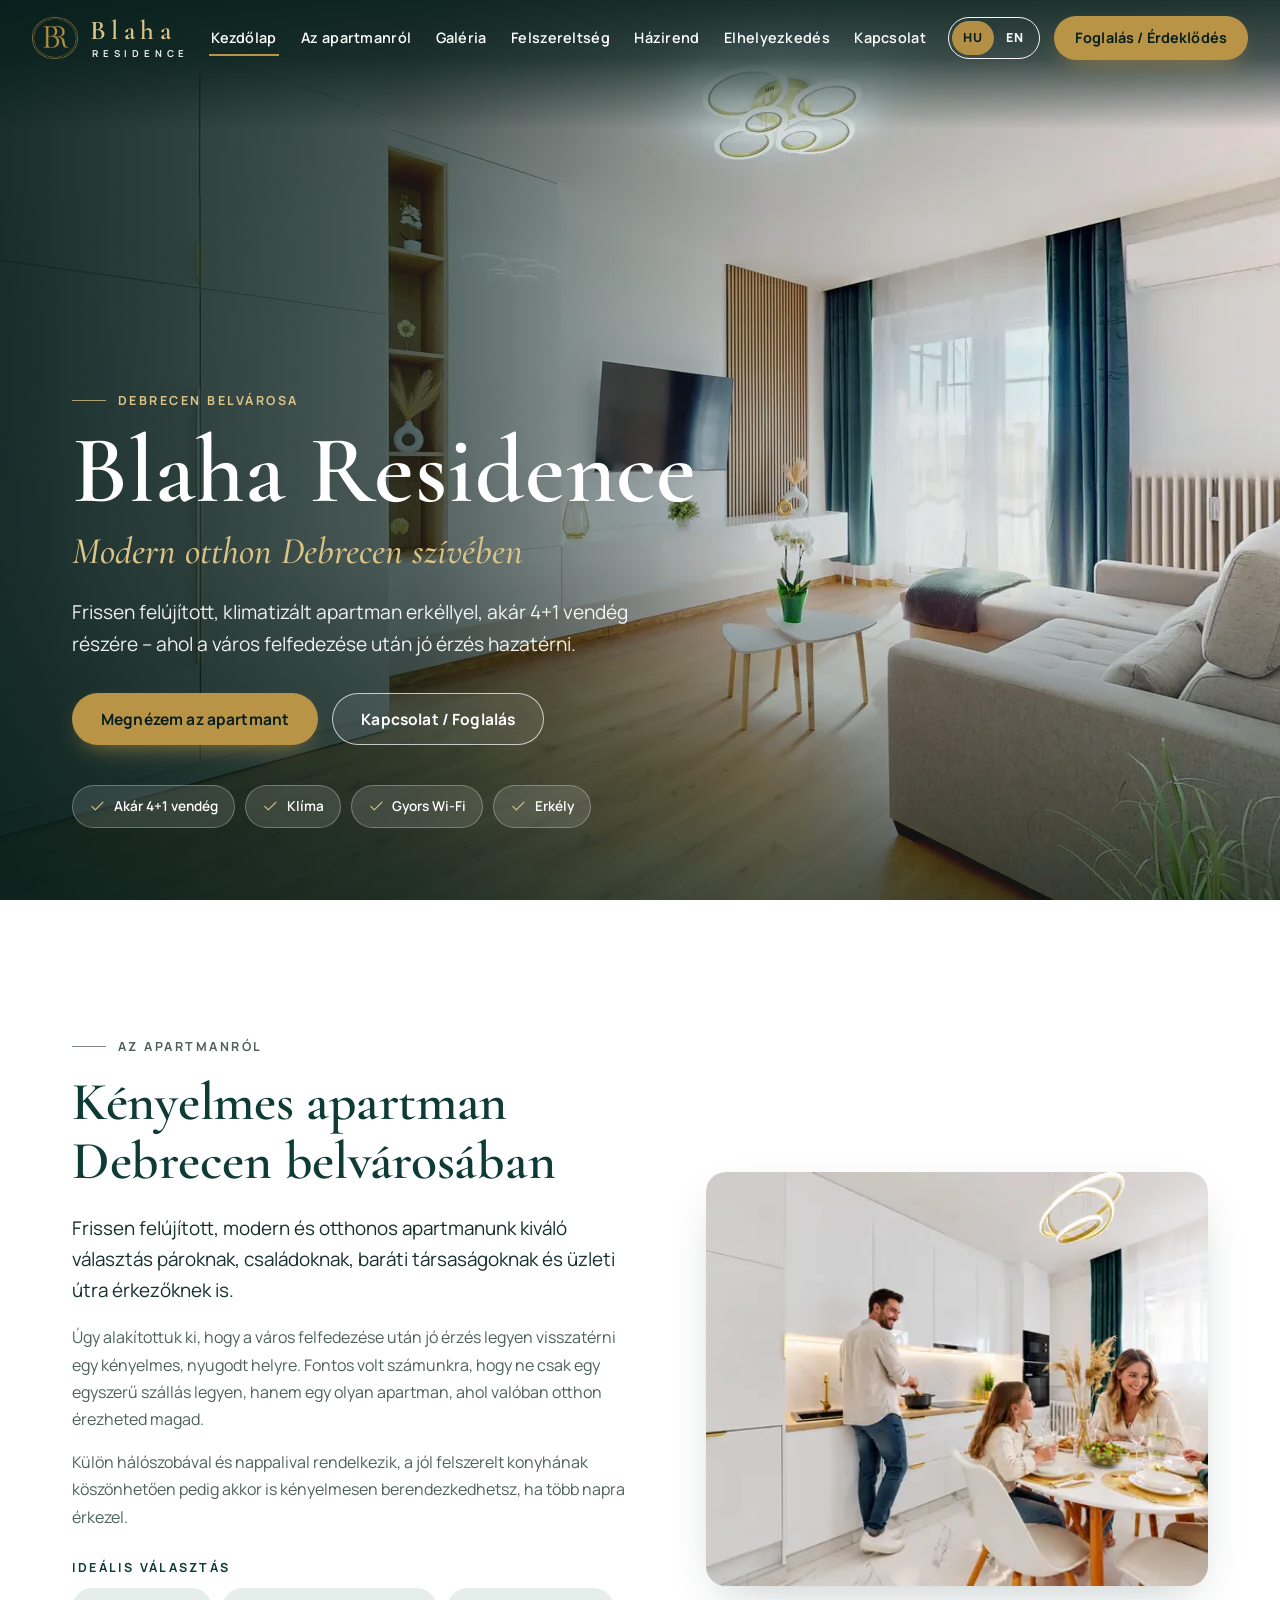
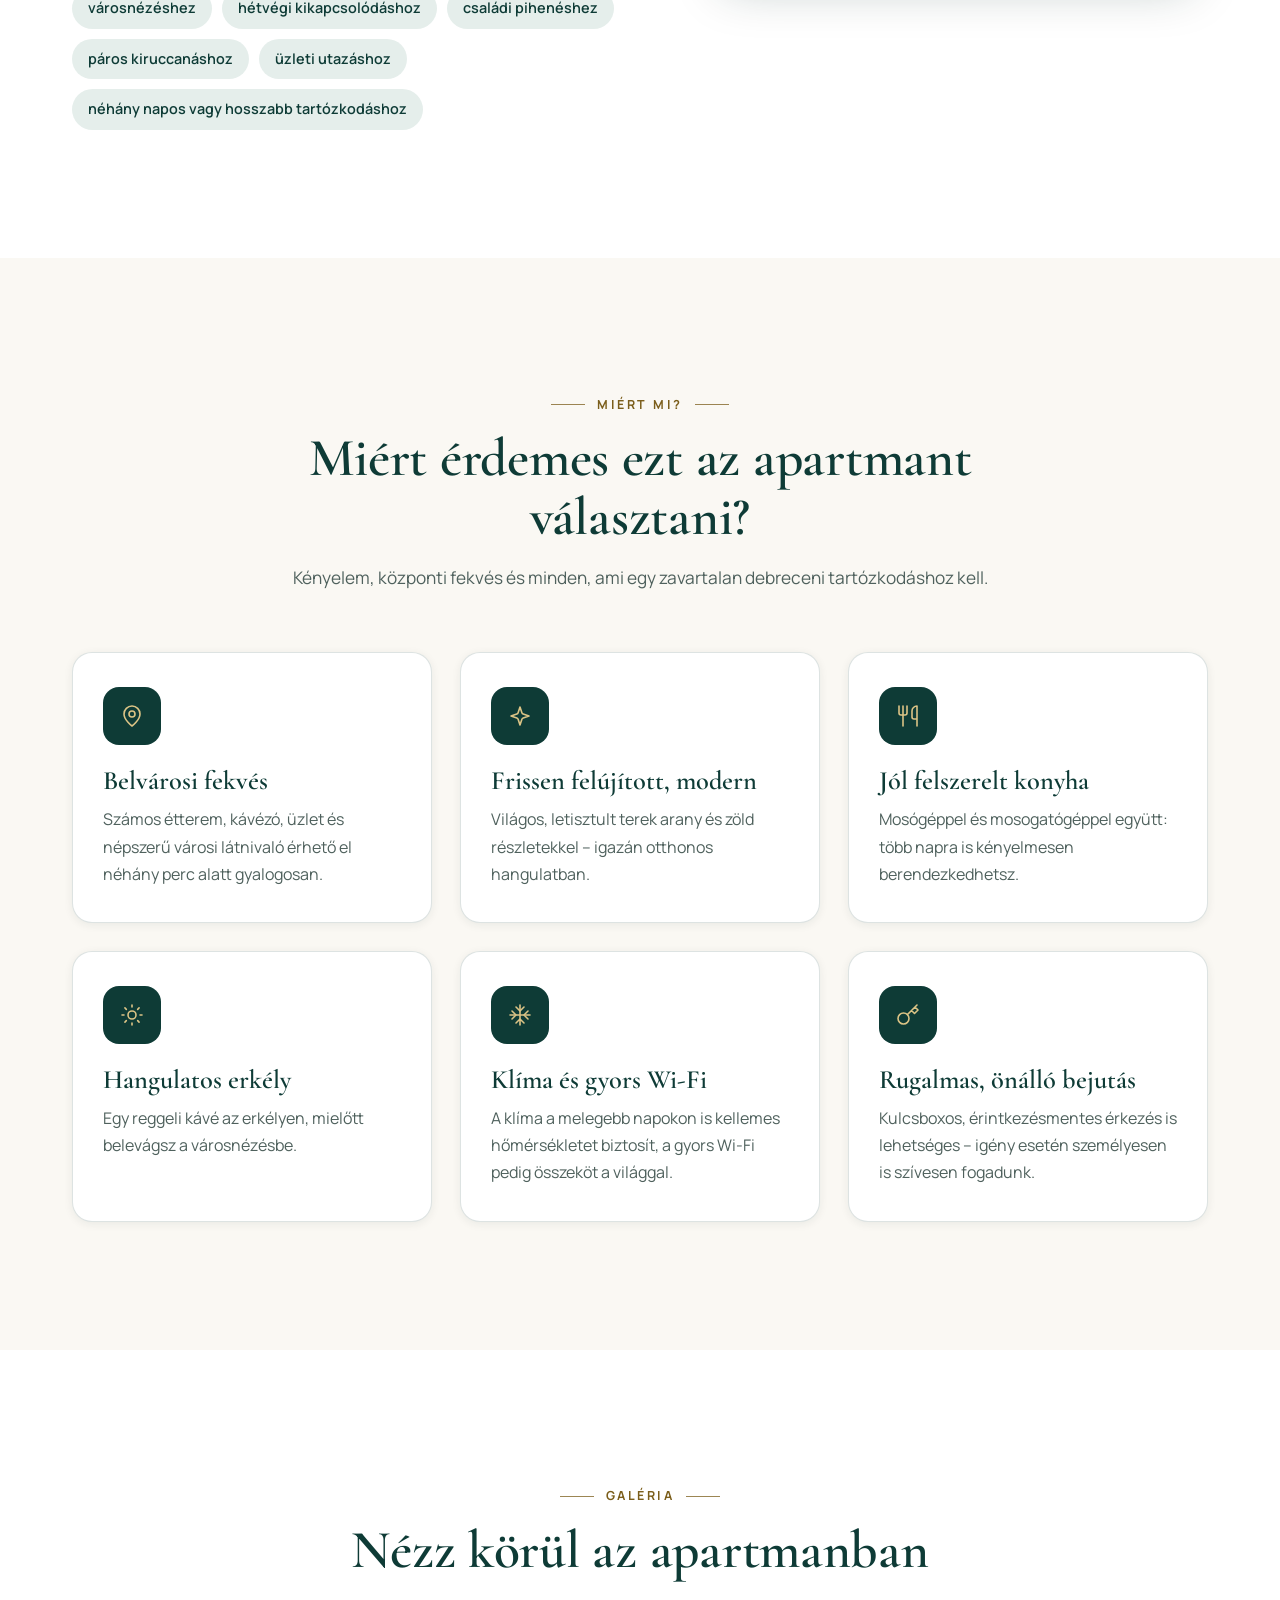
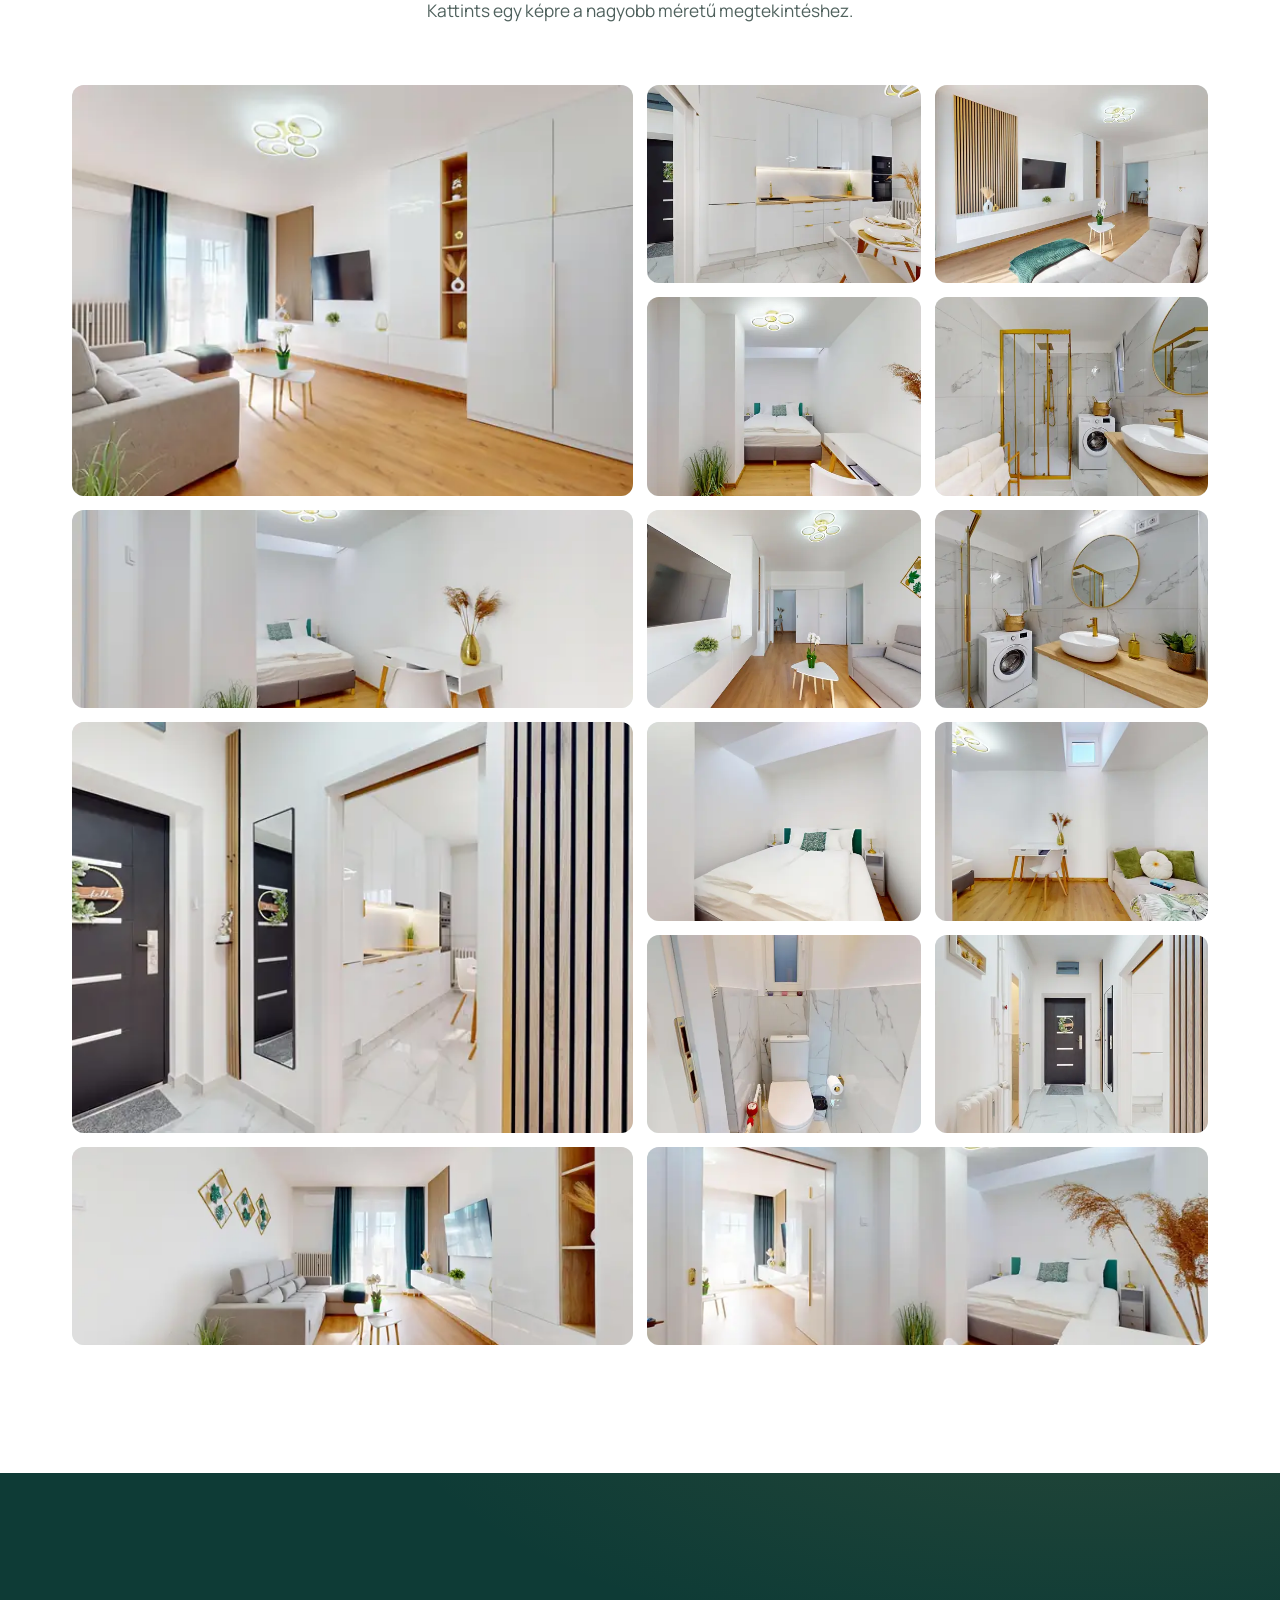
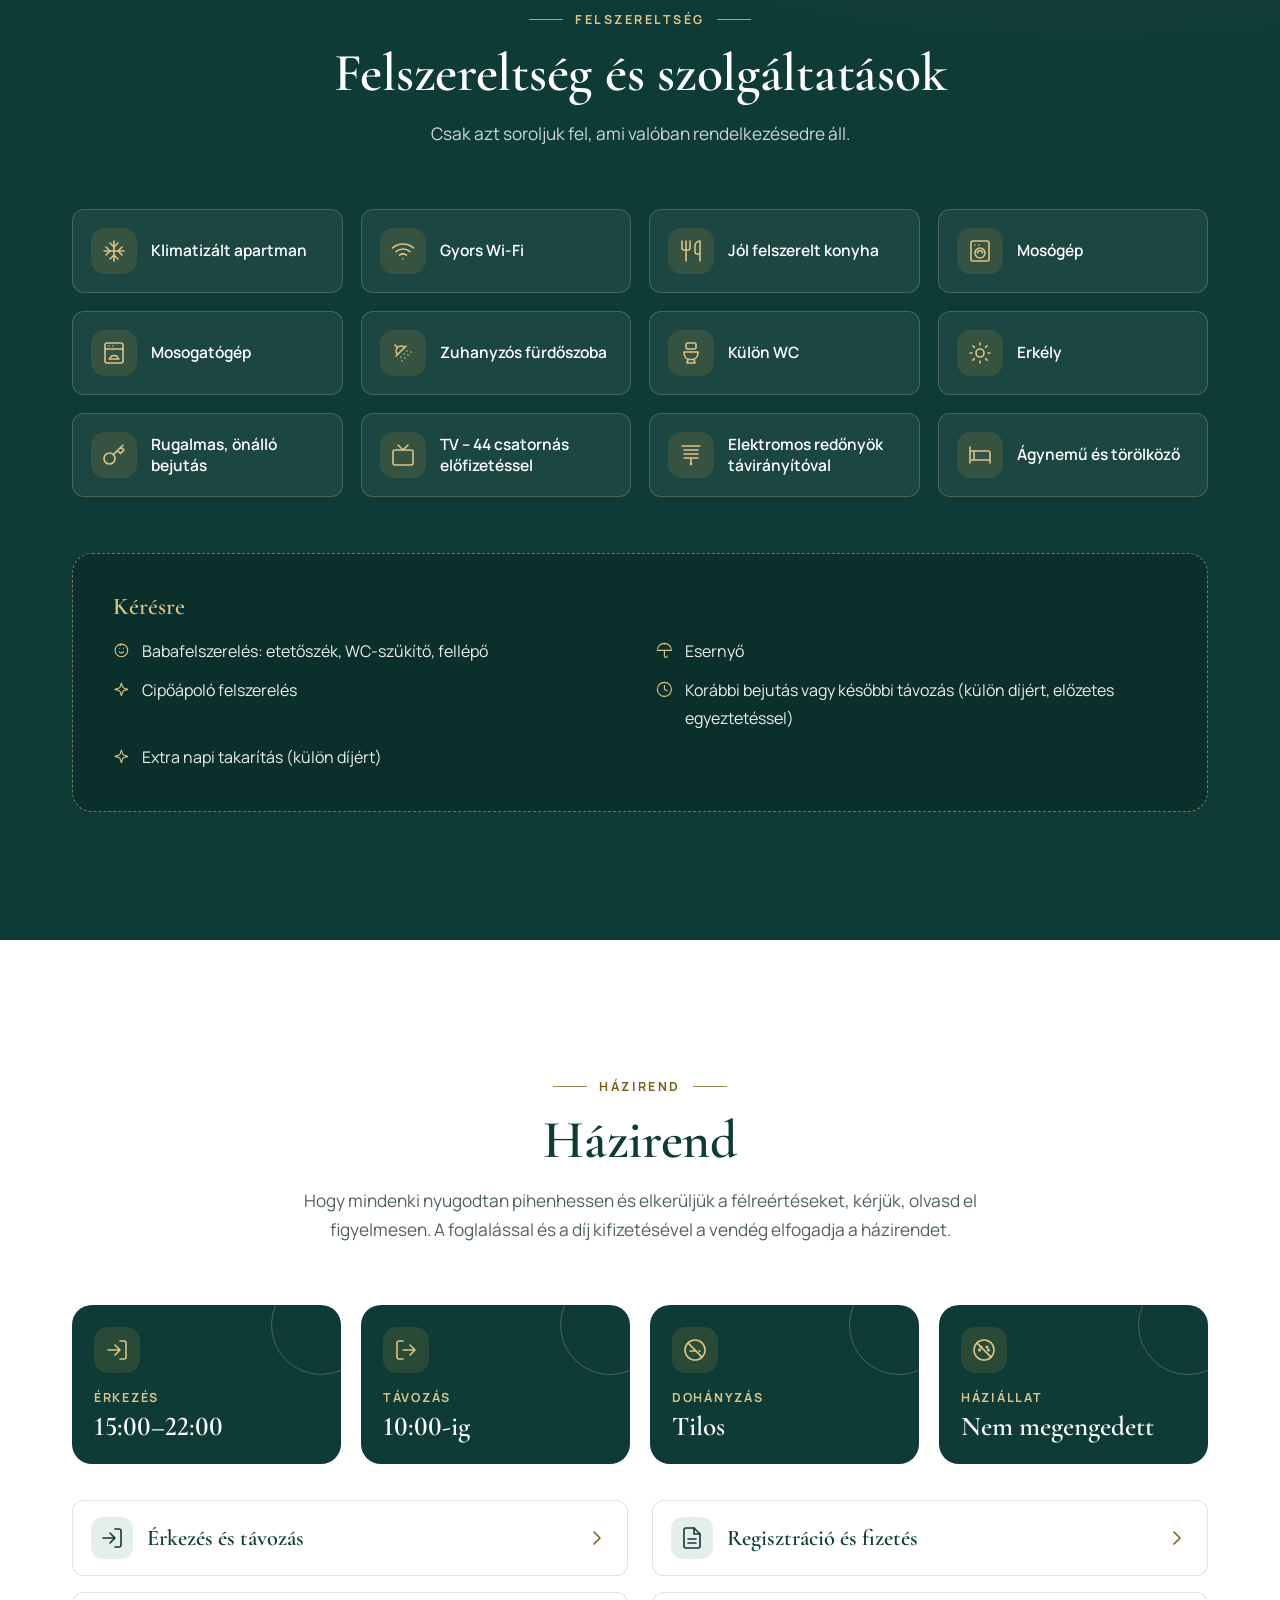
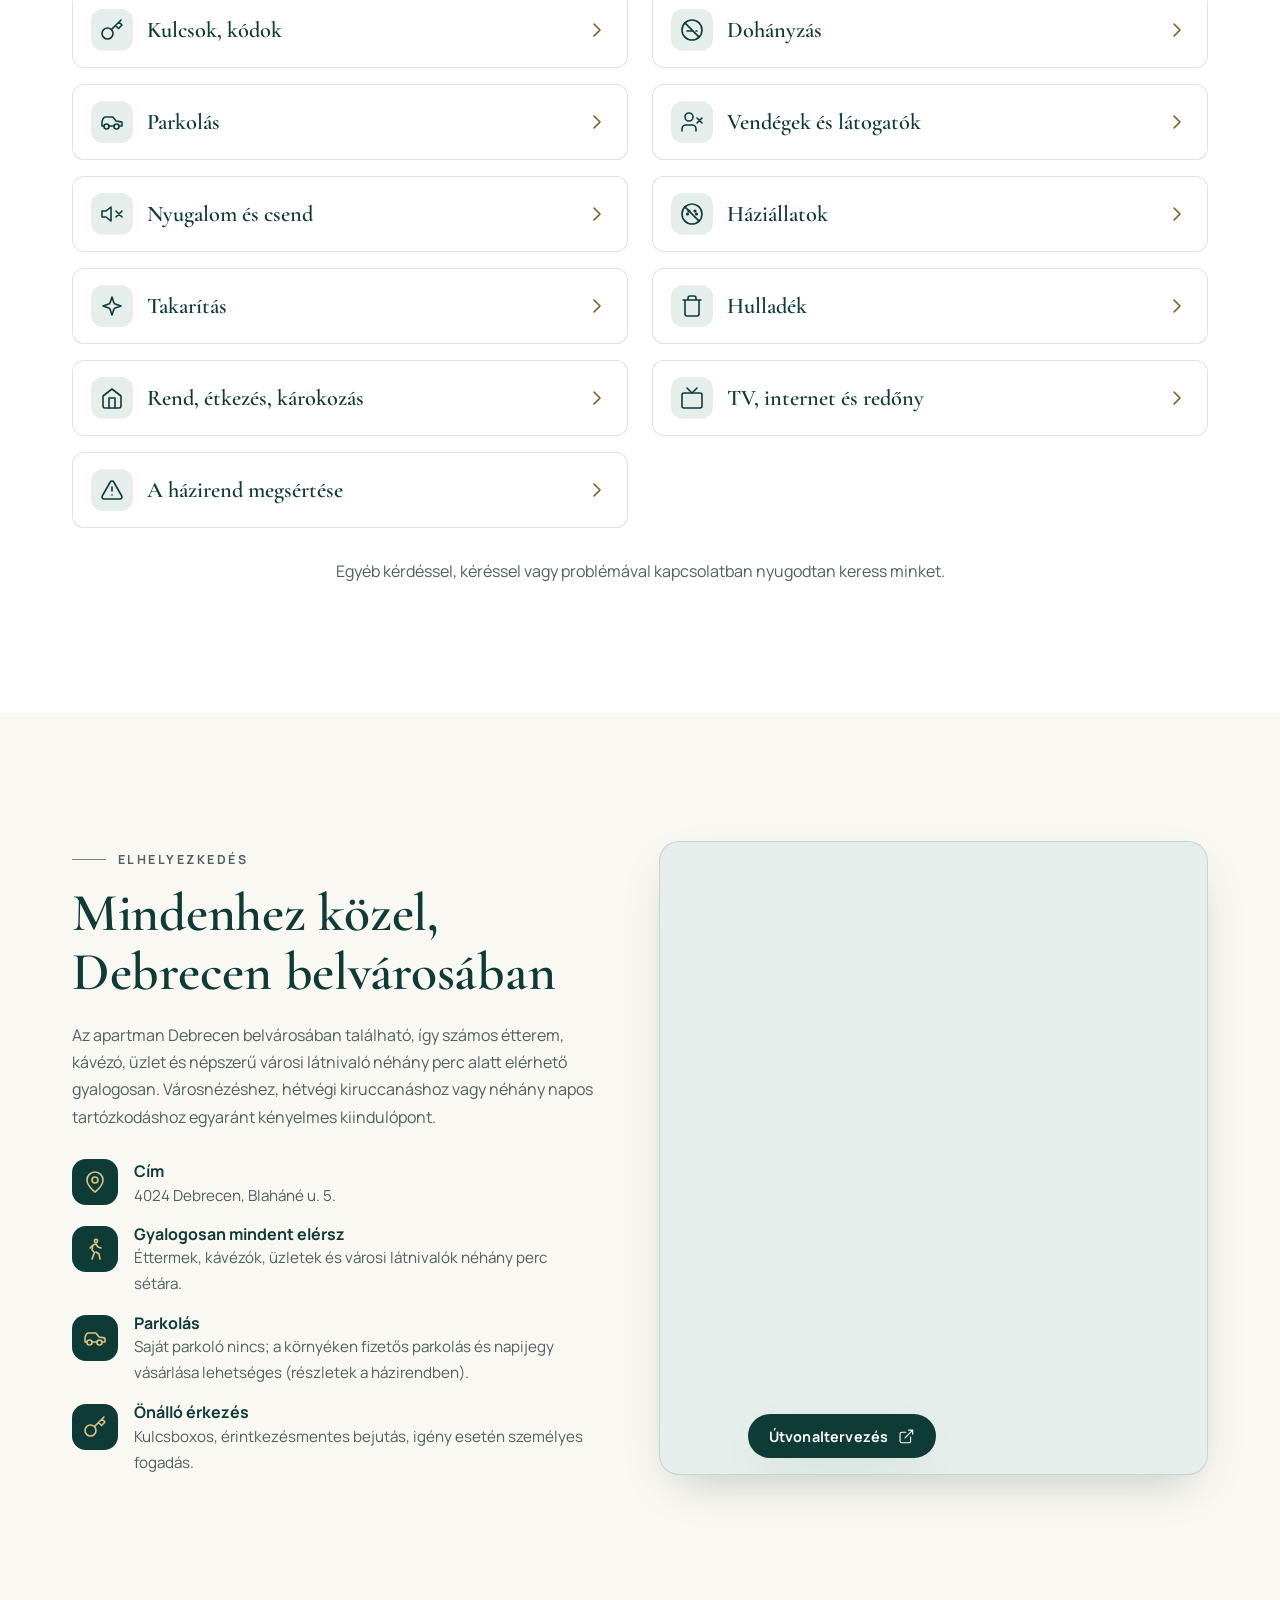
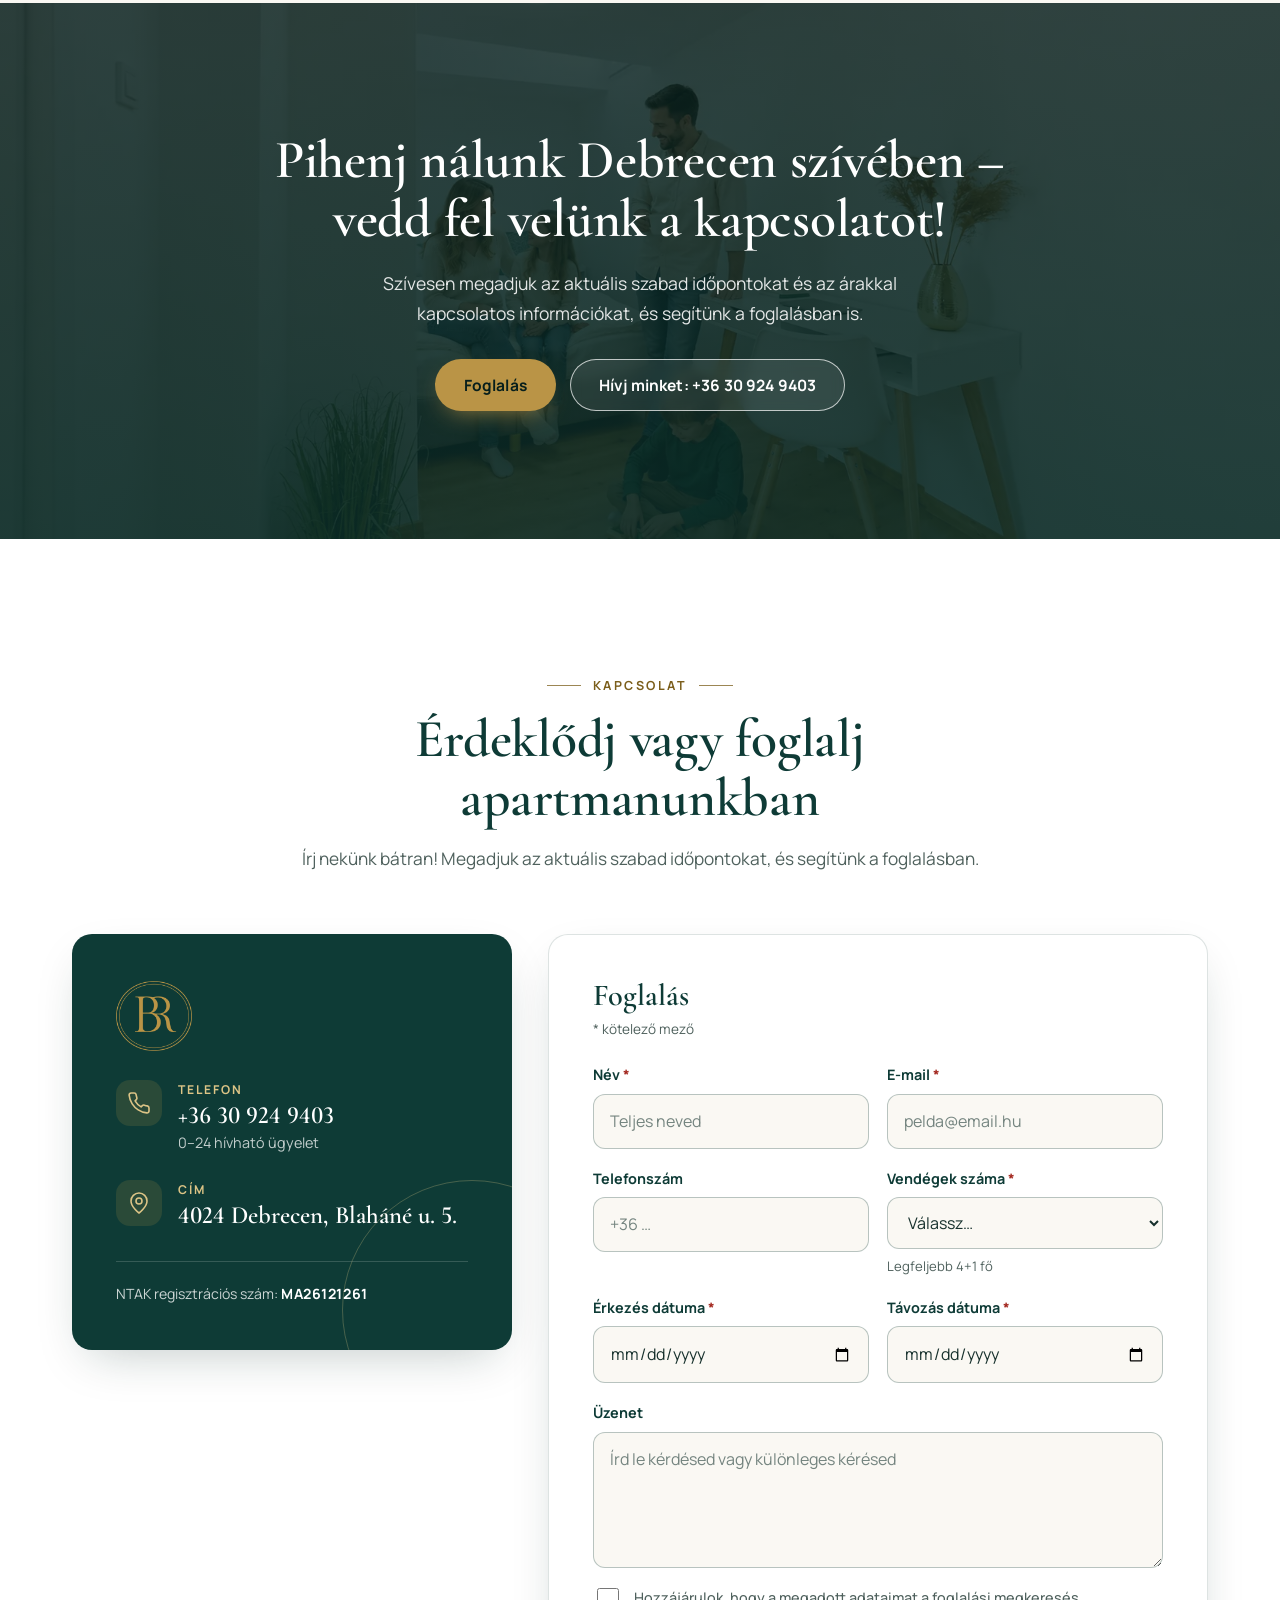
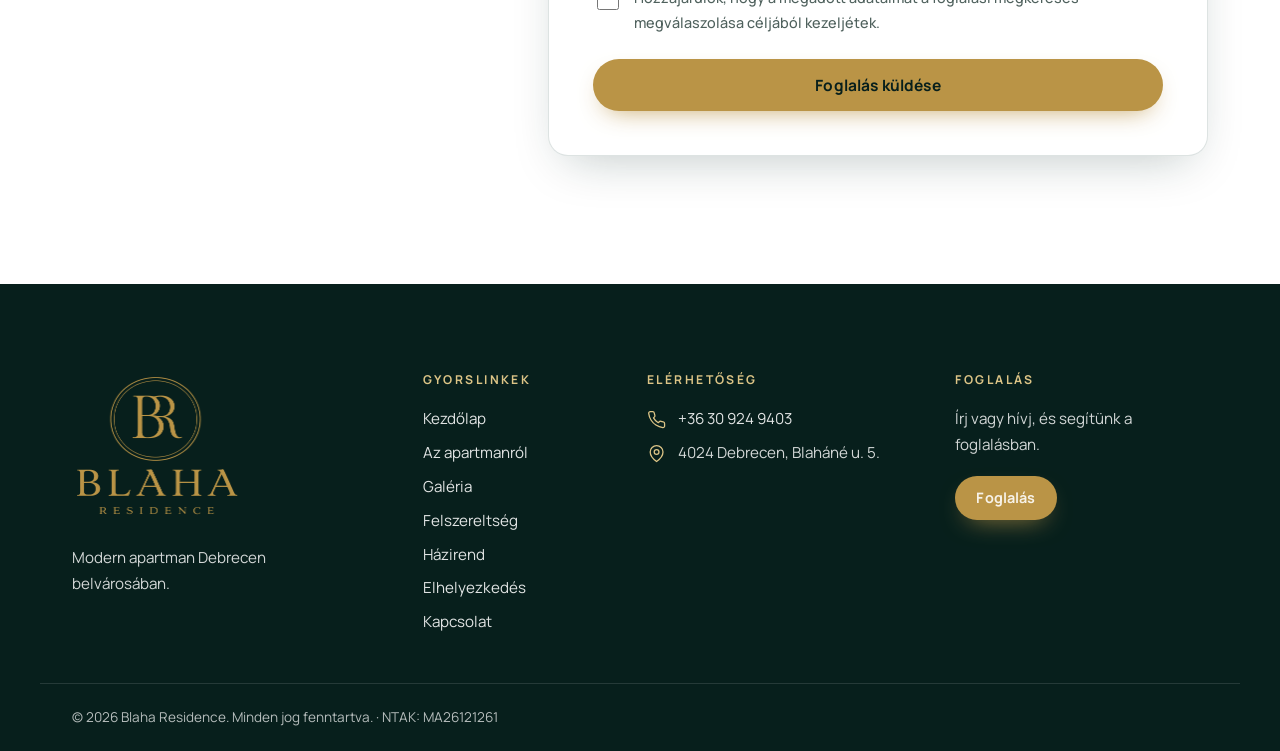
<file: index.html>
<!doctype html>
<html lang="hu">
<head>
<meta charset="utf-8">
<meta name="viewport" content="width=device-width, initial-scale=1">
<title>Blaha Residence – Modern apartman Debrecen belvárosában</title>
<meta name="description" content="Frissen felújított, klimatizált apartman Debrecen belvárosában erkéllyel, gyors Wi-Fi-vel és jól felszerelt konyhával, akár 4+1 vendég részére. Kérj ajánlatot!">
<meta name="theme-color" content="#0E3B36">
<meta property="og:type" content="website">
<meta property="og:site_name" content="Blaha Residence">
<meta property="og:title" content="Blaha Residence – Modern apartman Debrecen belvárosában">
<meta property="og:description" content="Frissen felújított, klimatizált apartman Debrecen belvárosában erkéllyel, gyors Wi-Fi-vel és jól felszerelt konyhával, akár 4+1 vendég részére. Kérj ajánlatot!">
<meta property="og:locale" content="hu_HU">
<meta name="twitter:card" content="summary_large_image">
<meta name="twitter:title" content="Blaha Residence – Modern apartman Debrecen belvárosában">
<meta name="twitter:description" content="Frissen felújított, klimatizált apartman Debrecen belvárosában erkéllyel, gyors Wi-Fi-vel és jól felszerelt konyhával, akár 4+1 vendég részére. Kérj ajánlatot!">

<link rel="icon" href="favicon-32.png" sizes="32x32" type="image/png">
<link rel="apple-touch-icon" href="apple-touch-icon.png">
<link rel="preload" href="assets/fonts/manrope-latin-wght-normal.woff2" as="font" type="font/woff2" crossorigin>
<link rel="preload" href="assets/fonts/cormorant-garamond-latin-600-normal.woff2" as="font" type="font/woff2" crossorigin>
<link rel="preload" as="image" href="assets/img/hero-1600.webp" imagesrcset="assets/img/hero-800.webp 800w, assets/img/hero-1600.webp 1600w, assets/img/hero-2560.webp 2560w" imagesizes="100vw" fetchpriority="high">
<link rel="stylesheet" href="assets/css/styles.css">
<script>document.documentElement.classList.add('js');</script>
<script type="application/ld+json">{"@context": "https://schema.org", "@type": "LodgingBusiness", "name": "Blaha Residence", "description": "Frissen felújított, modern apartman Debrecen belvárosában, külön hálószobával és nappalival, akár 4+1 vendég részére.", "telephone": "+36309249403", "address": {"@type": "PostalAddress", "streetAddress": "Blaháné u. 5.", "postalCode": "4024", "addressLocality": "Debrecen", "addressCountry": "HU"}, "checkinTime": "15:00", "checkoutTime": "10:00", "petsAllowed": false, "identifier": "MA26121261", "amenityFeature": [{"@type": "LocationFeatureSpecification", "name": "Klíma", "value": true}, {"@type": "LocationFeatureSpecification", "name": "Wi-Fi", "value": true}, {"@type": "LocationFeatureSpecification", "name": "Konyha", "value": true}, {"@type": "LocationFeatureSpecification", "name": "Mosógép", "value": true}, {"@type": "LocationFeatureSpecification", "name": "Mosogatógép", "value": true}, {"@type": "LocationFeatureSpecification", "name": "Erkély", "value": true}]}</script>
</head>
<body>
<svg xmlns="http://www.w3.org/2000/svg" width="0" height="0" style="position:absolute" aria-hidden="true" focusable="false"><defs><symbol id="i-pin" viewBox="0 0 24 24" fill="none" stroke="currentColor" stroke-width="1.6" stroke-linecap="round" stroke-linejoin="round"><path d="M20 10c0 6-8 12-8 12S4 16 4 10a8 8 0 0 1 16 0Z"/><circle cx="12" cy="10" r="3"/></symbol><symbol id="i-phone" viewBox="0 0 24 24" fill="none" stroke="currentColor" stroke-width="1.6" stroke-linecap="round" stroke-linejoin="round"><path d="M22 16.92v3a2 2 0 0 1-2.18 2 19.8 19.8 0 0 1-8.63-3.07 19.5 19.5 0 0 1-6-6A19.8 19.8 0 0 1 2.12 4.18 2 2 0 0 1 4.11 2h3a2 2 0 0 1 2 1.72c.13.96.36 1.9.7 2.81a2 2 0 0 1-.45 2.11L8.09 9.91a16 16 0 0 0 6 6l1.27-1.27a2 2 0 0 1 2.11-.45c.91.34 1.85.57 2.81.7A2 2 0 0 1 22 16.92Z"/></symbol><symbol id="i-mail" viewBox="0 0 24 24" fill="none" stroke="currentColor" stroke-width="1.6" stroke-linecap="round" stroke-linejoin="round"><rect x="2" y="4" width="20" height="16" rx="2"/><path d="m22 7-10 7L2 7"/></symbol><symbol id="i-wifi" viewBox="0 0 24 24" fill="none" stroke="currentColor" stroke-width="1.6" stroke-linecap="round" stroke-linejoin="round"><path d="M5 12.55a11 11 0 0 1 14.08 0"/><path d="M1.42 9a16 16 0 0 1 21.16 0"/><path d="M8.53 16.11a6 6 0 0 1 6.95 0"/><path d="M12 20h.01"/></symbol><symbol id="i-snow" viewBox="0 0 24 24" fill="none" stroke="currentColor" stroke-width="1.6" stroke-linecap="round" stroke-linejoin="round"><path d="M2 12h20M12 2v20"/><path d="m20 16-4-4 4-4M4 8l4 4-4 4M16 4l-4 4-4-4M8 20l4-4 4 4"/></symbol><symbol id="i-key" viewBox="0 0 24 24" fill="none" stroke="currentColor" stroke-width="1.6" stroke-linecap="round" stroke-linejoin="round"><path d="m21 2-2 2m-7.61 7.61a5.5 5.5 0 1 1-7.78 7.78 5.5 5.5 0 0 1 7.78-7.78Zm0 0L15.5 7.5m0 0 3 3L22 7l-3-3m-3.5 3.5L19 4"/></symbol><symbol id="i-tv" viewBox="0 0 24 24" fill="none" stroke="currentColor" stroke-width="1.6" stroke-linecap="round" stroke-linejoin="round"><rect x="2" y="7" width="20" height="15" rx="2"/><path d="m17 2-5 5-5-5"/></symbol><symbol id="i-bed" viewBox="0 0 24 24" fill="none" stroke="currentColor" stroke-width="1.6" stroke-linecap="round" stroke-linejoin="round"><path d="M2 4v16M2 8h18a2 2 0 0 1 2 2v10M2 17h20M6 8v9"/></symbol><symbol id="i-shower" viewBox="0 0 24 24" fill="none" stroke="currentColor" stroke-width="1.6" stroke-linecap="round" stroke-linejoin="round"><path d="m4 4 2.5 2.5"/><path d="M13.5 6.5a4.95 4.95 0 0 0-7 7"/><path d="M15 5 5 15"/><path d="M14 17v.01M10 16v.01M13 13v.01M16 10v.01M11 20v.01M17 14v.01M20 11v.01"/></symbol><symbol id="i-washer" viewBox="0 0 24 24" fill="none" stroke="currentColor" stroke-width="1.6" stroke-linecap="round" stroke-linejoin="round"><rect x="3" y="2" width="18" height="20" rx="2"/><circle cx="12" cy="14" r="5"/><path d="M7 6h.01M11 6h.01M9.5 14a2.5 2.5 0 0 1 5 0"/></symbol><symbol id="i-dishwasher" viewBox="0 0 24 24" fill="none" stroke="currentColor" stroke-width="1.6" stroke-linecap="round" stroke-linejoin="round"><rect x="3" y="2" width="18" height="20" rx="2"/><path d="M3 8h18M7 5h.01M11 5h.01"/><path d="M8 18c0-2.2 1.8-3.5 4-3.5s4 1.3 4 3.5M7 18h10"/></symbol><symbol id="i-toilet" viewBox="0 0 24 24" fill="none" stroke="currentColor" stroke-width="1.6" stroke-linecap="round" stroke-linejoin="round"><rect x="7" y="2" width="10" height="6" rx="1.5"/><path d="M5 11h14c0 4.4-2.2 7.5-5.5 7.5h-3C7.2 18.5 5 15.4 5 11Z"/><path d="M9 18.5 8 22h8l-1-3.5"/></symbol><symbol id="i-sun" viewBox="0 0 24 24" fill="none" stroke="currentColor" stroke-width="1.6" stroke-linecap="round" stroke-linejoin="round"><circle cx="12" cy="12" r="4"/><path d="M12 2v2M12 20v2M4.93 4.93l1.41 1.41M17.66 17.66l1.41 1.41M2 12h2M20 12h2M6.34 17.66l-1.41 1.41M19.07 4.93l-1.41 1.41"/></symbol><symbol id="i-blinds" viewBox="0 0 24 24" fill="none" stroke="currentColor" stroke-width="1.6" stroke-linecap="round" stroke-linejoin="round"><path d="M3 3h18M5 7h14M5 11h14M5 15h14M12 15v5"/><circle cx="12" cy="21" r=".6"/></symbol><symbol id="i-sparkles" viewBox="0 0 24 24" fill="none" stroke="currentColor" stroke-width="1.6" stroke-linecap="round" stroke-linejoin="round"><path d="m12 3-1.9 5.8a2 2 0 0 1-1.3 1.3L3 12l5.8 1.9a2 2 0 0 1 1.3 1.3L12 21l1.9-5.8a2 2 0 0 1 1.3-1.3L21 12l-5.8-1.9a2 2 0 0 1-1.3-1.3Z"/></symbol><symbol id="i-utensils" viewBox="0 0 24 24" fill="none" stroke="currentColor" stroke-width="1.6" stroke-linecap="round" stroke-linejoin="round"><path d="M3 2v7a2 2 0 0 0 2 2h4a2 2 0 0 0 2-2V2M7 2v20M21 15V2a5 5 0 0 0-5 5v6a2 2 0 0 0 2 2h3Zm0 0v7"/></symbol><symbol id="i-baby" viewBox="0 0 24 24" fill="none" stroke="currentColor" stroke-width="1.6" stroke-linecap="round" stroke-linejoin="round"><circle cx="12" cy="12" r="9"/><path d="M9 9h.01M15 9h.01M9 14c.8 1 1.8 1.5 3 1.5s2.2-.5 3-1.5M12 3c-1.5 0-2 1-1.5 2"/></symbol><symbol id="i-umbrella" viewBox="0 0 24 24" fill="none" stroke="currentColor" stroke-width="1.6" stroke-linecap="round" stroke-linejoin="round"><path d="M22 12a10 10 0 0 0-20 0Z"/><path d="M12 12v8a2 2 0 0 0 4 0M12 2v1"/></symbol><symbol id="i-clock" viewBox="0 0 24 24" fill="none" stroke="currentColor" stroke-width="1.6" stroke-linecap="round" stroke-linejoin="round"><circle cx="12" cy="12" r="10"/><path d="M12 6v6l4 2"/></symbol><symbol id="i-login" viewBox="0 0 24 24" fill="none" stroke="currentColor" stroke-width="1.6" stroke-linecap="round" stroke-linejoin="round"><path d="M15 3h4a2 2 0 0 1 2 2v14a2 2 0 0 1-2 2h-4M10 17l5-5-5-5M15 12H3"/></symbol><symbol id="i-logout" viewBox="0 0 24 24" fill="none" stroke="currentColor" stroke-width="1.6" stroke-linecap="round" stroke-linejoin="round"><path d="M9 21H5a2 2 0 0 1-2-2V5a2 2 0 0 1 2-2h4M16 17l5-5-5-5M21 12H9"/></symbol><symbol id="i-nosmoke" viewBox="0 0 24 24" fill="none" stroke="currentColor" stroke-width="1.6" stroke-linecap="round" stroke-linejoin="round"><circle cx="12" cy="12" r="10"/><path d="m4.9 4.9 14.2 14.2M7 13h6M16 13h1"/></symbol><symbol id="i-nopets" viewBox="0 0 24 24" fill="none" stroke="currentColor" stroke-width="1.6" stroke-linecap="round" stroke-linejoin="round"><circle cx="12" cy="12" r="10"/><path d="m4.9 4.9 14.2 14.2"/><circle cx="9" cy="9" r=".8"/><circle cx="15" cy="9" r=".8"/><circle cx="7.5" cy="12" r=".8"/><circle cx="16.5" cy="12" r=".8"/></symbol><symbol id="i-car" viewBox="0 0 24 24" fill="none" stroke="currentColor" stroke-width="1.6" stroke-linecap="round" stroke-linejoin="round"><path d="M14 16H9m10 0h3v-3.15a1 1 0 0 0-.84-.99L16 11l-2.7-3.6a1 1 0 0 0-.8-.4H5.24a2 2 0 0 0-1.8 1.1l-.8 1.63A6 6 0 0 0 2 12.42V16h2"/><circle cx="6.5" cy="16.5" r="2.5"/><circle cx="16.5" cy="16.5" r="2.5"/></symbol><symbol id="i-usersx" viewBox="0 0 24 24" fill="none" stroke="currentColor" stroke-width="1.6" stroke-linecap="round" stroke-linejoin="round"><path d="M16 21v-2a4 4 0 0 0-4-4H6a4 4 0 0 0-4 4v2"/><circle cx="9" cy="7" r="4"/><path d="m17 8 5 5M22 8l-5 5"/></symbol><symbol id="i-quiet" viewBox="0 0 24 24" fill="none" stroke="currentColor" stroke-width="1.6" stroke-linecap="round" stroke-linejoin="round"><path d="M11 5 6 9H2v6h4l5 4V5Z"/><path d="m22 9-6 6M16 9l6 6"/></symbol><symbol id="i-trash" viewBox="0 0 24 24" fill="none" stroke="currentColor" stroke-width="1.6" stroke-linecap="round" stroke-linejoin="round"><path d="M3 6h18M19 6v14a2 2 0 0 1-2 2H7a2 2 0 0 1-2-2V6M8 6V4a2 2 0 0 1 2-2h4a2 2 0 0 1 2 2v2"/></symbol><symbol id="i-home" viewBox="0 0 24 24" fill="none" stroke="currentColor" stroke-width="1.6" stroke-linecap="round" stroke-linejoin="round"><path d="m3 10 9-7 9 7v10a2 2 0 0 1-2 2H5a2 2 0 0 1-2-2Z"/><path d="M9 22V12h6v10"/></symbol><symbol id="i-alert" viewBox="0 0 24 24" fill="none" stroke="currentColor" stroke-width="1.6" stroke-linecap="round" stroke-linejoin="round"><path d="m21.73 18-8-14a2 2 0 0 0-3.48 0l-8 14A2 2 0 0 0 4 21h16a2 2 0 0 0 1.73-3Z"/><path d="M12 9v4M12 17h.01"/></symbol><symbol id="i-file" viewBox="0 0 24 24" fill="none" stroke="currentColor" stroke-width="1.6" stroke-linecap="round" stroke-linejoin="round"><path d="M14 2H6a2 2 0 0 0-2 2v16a2 2 0 0 0 2 2h12a2 2 0 0 0 2-2V8Z"/><path d="M14 2v6h6M8 13h8M8 17h8"/></symbol><symbol id="i-walk" viewBox="0 0 24 24" fill="none" stroke="currentColor" stroke-width="1.6" stroke-linecap="round" stroke-linejoin="round"><circle cx="13" cy="4" r="1.6"/><path d="m9 22 2.5-6.5L9 13l1-5 3-1 2 3 3 1M13 15l3 2 1 5M10 8 7 11"/></symbol><symbol id="i-check" viewBox="0 0 24 24" fill="none" stroke="currentColor" stroke-width="1.6" stroke-linecap="round" stroke-linejoin="round"><path d="M20 6 9 17l-5-5"/></symbol><symbol id="i-chevron-left" viewBox="0 0 24 24" fill="none" stroke="currentColor" stroke-width="1.6" stroke-linecap="round" stroke-linejoin="round"><path d="m15 18-6-6 6-6"/></symbol><symbol id="i-chevron-right" viewBox="0 0 24 24" fill="none" stroke="currentColor" stroke-width="1.6" stroke-linecap="round" stroke-linejoin="round"><path d="m9 18 6-6-6-6"/></symbol><symbol id="i-close" viewBox="0 0 24 24" fill="none" stroke="currentColor" stroke-width="1.6" stroke-linecap="round" stroke-linejoin="round"><path d="M18 6 6 18M6 6l12 12"/></symbol><symbol id="i-menu" viewBox="0 0 24 24" fill="none" stroke="currentColor" stroke-width="1.6" stroke-linecap="round" stroke-linejoin="round"><path d="M4 7h16M4 12h16M4 17h16"/></symbol><symbol id="i-arrow-right" viewBox="0 0 24 24" fill="none" stroke="currentColor" stroke-width="1.6" stroke-linecap="round" stroke-linejoin="round"><path d="M5 12h14M13 6l6 6-6 6"/></symbol><symbol id="i-arrow-up" viewBox="0 0 24 24" fill="none" stroke="currentColor" stroke-width="1.6" stroke-linecap="round" stroke-linejoin="round"><path d="m18 15-6-6-6 6"/></symbol><symbol id="i-expand" viewBox="0 0 24 24" fill="none" stroke="currentColor" stroke-width="1.6" stroke-linecap="round" stroke-linejoin="round"><path d="M15 3h6v6M9 21H3v-6M21 3l-7 7M3 21l7-7"/></symbol><symbol id="i-external" viewBox="0 0 24 24" fill="none" stroke="currentColor" stroke-width="1.6" stroke-linecap="round" stroke-linejoin="round"><path d="M15 3h6v6M10 14 21 3M18 13v6a2 2 0 0 1-2 2H5a2 2 0 0 1-2-2V8a2 2 0 0 1 2-2h6"/></symbol><symbol id="i-facebook" viewBox="0 0 24 24" fill="none" stroke="currentColor" stroke-width="1.6" stroke-linecap="round" stroke-linejoin="round"><path d="M18 2h-3a5 5 0 0 0-5 5v3H7v4h3v8h4v-8h3l1-4h-4V7a1 1 0 0 1 1-1h3Z"/></symbol><symbol id="i-instagram" viewBox="0 0 24 24" fill="none" stroke="currentColor" stroke-width="1.6" stroke-linecap="round" stroke-linejoin="round"><rect x="2" y="2" width="20" height="20" rx="5"/><circle cx="12" cy="12" r="4"/><path d="M17.5 6.5h.01"/></symbol><symbol id="i-link" viewBox="0 0 24 24" fill="none" stroke="currentColor" stroke-width="1.6" stroke-linecap="round" stroke-linejoin="round"><path d="M10 13a5 5 0 0 0 7.54.54l3-3a5 5 0 0 0-7.07-7.07l-1.72 1.71M14 11a5 5 0 0 0-7.54-.54l-3 3a5 5 0 0 0 7.07 7.07l1.71-1.71"/></symbol></defs></svg>
<a class="skip-link" href="#main">Ugrás a tartalomra</a>

<header class="site-header" id="site-header">
  <div class="container header-inner">
    <a class="brand" href="#home" aria-label="Blaha Residence – Kezdőlap">
      <img src="assets/img/monogram-gold.png" width="256" height="256" alt="" class="brand-mark">
      <span class="brand-text"><span class="brand-name">Blaha</span><span class="brand-sub">Residence</span></span>
    </a>

    <nav class="main-nav" id="main-nav" aria-label="Főmenü">
      <ul><li><a href="#home" data-nav="home">Kezdőlap</a></li><li><a href="#about" data-nav="about">Az apartmanról</a></li><li><a href="#gallery" data-nav="gallery">Galéria</a></li><li><a href="#amenities" data-nav="amenities">Felszereltség</a></li><li><a href="#rules" data-nav="rules">Házirend</a></li><li><a href="#location" data-nav="location">Elhelyezkedés</a></li><li><a href="#contact" data-nav="contact">Kapcsolat</a></li></ul>
      <a class="btn btn-gold nav-cta-mobile" href="#contact">Foglalás / Érdeklődés</a>
    </nav>

    <div class="header-tools">
      <div class="lang-switch" role="group" aria-label="Nyelv választása">
        <a href="./" lang="hu" hreflang="hu" data-lang="hu" aria-current="true" title="Magyar">HU</a>
        <a href="en/" lang="en" hreflang="en" data-lang="en"  title="English">EN</a>
      </div>
      <a class="btn btn-gold btn-sm header-cta" href="#contact">Foglalás / Érdeklődés</a>
      <button class="menu-toggle" type="button" aria-expanded="false" aria-controls="main-nav" data-open="Menü megnyitása" data-close="Menü bezárása" aria-label="Menü megnyitása">
        <span class="menu-ico menu-ico-open"><svg class="icon" width="24" height="24" viewBox="0 0 24 24" aria-hidden="true" focusable="false"><use href="#i-menu"/></svg></span><span class="menu-ico menu-ico-close"><svg class="icon" width="24" height="24" viewBox="0 0 24 24" aria-hidden="true" focusable="false"><use href="#i-close"/></svg></span>
      </button>
    </div>
  </div>
</header>

<main id="main">

<!-- HERO -->
<section class="hero" id="home" aria-labelledby="hero-title">
  <img class="hero-img" src="assets/img/hero-1600.webp"
       srcset="assets/img/hero-800.webp 800w, assets/img/hero-1600.webp 1600w, assets/img/hero-2560.webp 2560w"
       sizes="100vw" width="2560" height="1440" alt="Világos, modern nappali szürke ülősarokkal, falra szerelt TV-vel, mély zöld függönnyel és arany részletekkel" fetchpriority="high" decoding="async">
  <div class="hero-shade" aria-hidden="true"></div>
  <div class="container hero-inner">
    <p class="eyebrow eyebrow-light hero-a1">Debrecen belvárosa</p>
    <h1 id="hero-title" class="hero-a2"><span class="hero-title">Blaha Residence</span><span class="hero-tagline">Modern otthon Debrecen szívében</span></h1>
    <p class="hero-text hero-a3">Frissen felújított, klimatizált apartman erkéllyel, akár 4+1 vendég részére – ahol a város felfedezése után jó érzés hazatérni.</p>
    <div class="hero-actions hero-a4">
      <a class="btn btn-gold" href="#gallery">Megnézem az apartmant</a>
      <a class="btn btn-ghost" href="#contact">Kapcsolat / Foglalás</a>
    </div>
    <ul class="hero-chips hero-a5"><li><svg class="icon icon-sm" width="24" height="24" viewBox="0 0 24 24" aria-hidden="true" focusable="false"><use href="#i-check"/></svg><span>Akár 4+1 vendég</span></li><li><svg class="icon icon-sm" width="24" height="24" viewBox="0 0 24 24" aria-hidden="true" focusable="false"><use href="#i-check"/></svg><span>Klíma</span></li><li><svg class="icon icon-sm" width="24" height="24" viewBox="0 0 24 24" aria-hidden="true" focusable="false"><use href="#i-check"/></svg><span>Gyors Wi-Fi</span></li><li><svg class="icon icon-sm" width="24" height="24" viewBox="0 0 24 24" aria-hidden="true" focusable="false"><use href="#i-check"/></svg><span>Erkély</span></li></ul>
  </div>
</section>

<!-- ABOUT -->
<section class="section" id="about" aria-labelledby="about-title">
  <div class="container about-grid">
    <div class="about-text">
      <p class="eyebrow reveal">Az apartmanról</p>
      <h2 id="about-title" class="reveal">Kényelmes apartman Debrecen belvárosában</h2>
      <p class="lead reveal">Frissen felújított, modern és otthonos apartmanunk kiváló választás pároknak, családoknak, baráti társaságoknak és üzleti útra érkezőknek is.</p>
      <p class="reveal">Úgy alakítottuk ki, hogy a város felfedezése után jó érzés legyen visszatérni egy kényelmes, nyugodt helyre. Fontos volt számunkra, hogy ne csak egy egyszerű szállás legyen, hanem egy olyan apartman, ahol valóban otthon érezheted magad.</p>
      <p class="reveal">Külön hálószobával és nappalival rendelkezik, a jól felszerelt konyhának köszönhetően pedig akkor is kényelmesen berendezkedhetsz, ha több napra érkezel.</p>
      <h3 class="ideal-title reveal">Ideális választás</h3>
      <ul class="tags reveal"><li>városnézéshez</li><li>hétvégi kikapcsolódáshoz</li><li>családi pihenéshez</li><li>páros kiruccanáshoz</li><li>üzleti utazáshoz</li><li>néhány napos vagy hosszabb tartózkodáshoz</li></ul>
    </div>
    <figure class="about-photo reveal">
      <div class="photo-frame">
        <img src="assets/img/csalad-konyha-1200.webp" srcset="assets/img/csalad-konyha-700.webp 700w, assets/img/csalad-konyha-1200.webp 1200w" sizes="(min-width: 960px) 540px, 92vw" width="1200" height="675" alt="Egy család vacsorához teríti az asztalt a világos, arany és zöld részletekkel kialakított konyhában" loading="lazy" decoding="async">
      </div>
    </figure>
  </div>
</section>

<!-- WHY -->
<section class="section section-tint" id="why" aria-labelledby="why-title">
  <div class="container">
    <header class="section-head center">
      <p class="eyebrow reveal">Miért mi?</p>
      <h2 id="why-title" class="reveal">Miért érdemes ezt az apartmant választani?</h2>
      <p class="section-intro reveal">Kényelem, központi fekvés és minden, ami egy zavartalan debreceni tartózkodáshoz kell.</p>
    </header>
    <div class="cards"><article class="card reveal"><span class="card-icon"><svg class="icon" width="24" height="24" viewBox="0 0 24 24" aria-hidden="true" focusable="false"><use href="#i-pin"/></svg></span><h3>Belvárosi fekvés</h3><p>Számos étterem, kávézó, üzlet és népszerű városi látnivaló érhető el néhány perc alatt gyalogosan.</p></article><article class="card reveal"><span class="card-icon"><svg class="icon" width="24" height="24" viewBox="0 0 24 24" aria-hidden="true" focusable="false"><use href="#i-sparkles"/></svg></span><h3>Frissen felújított, modern</h3><p>Világos, letisztult terek arany és zöld részletekkel – igazán otthonos hangulatban.</p></article><article class="card reveal"><span class="card-icon"><svg class="icon" width="24" height="24" viewBox="0 0 24 24" aria-hidden="true" focusable="false"><use href="#i-utensils"/></svg></span><h3>Jól felszerelt konyha</h3><p>Mosógéppel és mosogatógéppel együtt: több napra is kényelmesen berendezkedhetsz.</p></article><article class="card reveal"><span class="card-icon"><svg class="icon" width="24" height="24" viewBox="0 0 24 24" aria-hidden="true" focusable="false"><use href="#i-sun"/></svg></span><h3>Hangulatos erkély</h3><p>Egy reggeli kávé az erkélyen, mielőtt belevágsz a városnézésbe.</p></article><article class="card reveal"><span class="card-icon"><svg class="icon" width="24" height="24" viewBox="0 0 24 24" aria-hidden="true" focusable="false"><use href="#i-snow"/></svg></span><h3>Klíma és gyors Wi-Fi</h3><p>A klíma a melegebb napokon is kellemes hőmérsékletet biztosít, a gyors Wi-Fi pedig összeköt a világgal.</p></article><article class="card reveal"><span class="card-icon"><svg class="icon" width="24" height="24" viewBox="0 0 24 24" aria-hidden="true" focusable="false"><use href="#i-key"/></svg></span><h3>Rugalmas, önálló bejutás</h3><p>Kulcsboxos, érintkezésmentes érkezés is lehetséges – igény esetén személyesen is szívesen fogadunk.</p></article></div>
  </div>
</section>

<!-- GALLERY -->
<section class="section" id="gallery" aria-labelledby="gallery-title">
  <div class="container">
    <header class="section-head center">
      <p class="eyebrow reveal">Galéria</p>
      <h2 id="gallery-title" class="reveal">Nézz körül az apartmanban</h2>
      <p class="section-intro reveal">Kattints egy képre a nagyobb méretű megtekintéshez.</p>
    </header>
    <ul class="gallery" id="gallery-grid"><li class="g-item g-big reveal"><button type="button" class="g-btn" data-index="0" data-full="assets/img/nappali-1-1600.webp" data-cap="Nappali" data-alt="Világos nappali szürke ülősarokkal, falra szerelt TV-vel és mély zöld függönnyel" aria-label="Kép megnyitása: Nappali (1/15)"><img src="assets/img/nappali-1-700.webp" srcset="assets/img/nappali-1-700.webp 700w, assets/img/nappali-1-1600.webp 1600w" sizes="(min-width: 1000px) 50vw, 100vw" width="700" height="394" alt="Világos nappali szürke ülősarokkal, falra szerelt TV-vel és mély zöld függönnyel" loading="lazy" decoding="async"><span class="g-cap">Nappali</span><span class="g-zoom"><svg class="icon icon-sm" width="24" height="24" viewBox="0 0 24 24" aria-hidden="true" focusable="false"><use href="#i-expand"/></svg></span></button></li><li class="g-item  reveal"><button type="button" class="g-btn" data-index="1" data-full="assets/img/konyha-etkezo-1600.webp" data-cap="Konyha és étkező" data-alt="Fehér, modern konyha és ovális étkezőasztal arany részletekkel" aria-label="Kép megnyitása: Konyha és étkező (2/15)"><img src="assets/img/konyha-etkezo-700.webp" srcset="assets/img/konyha-etkezo-700.webp 700w, assets/img/konyha-etkezo-1600.webp 1600w" sizes="(min-width: 1000px) 25vw, 50vw" width="700" height="394" alt="Fehér, modern konyha és ovális étkezőasztal arany részletekkel" loading="lazy" decoding="async"><span class="g-cap">Konyha és étkező</span><span class="g-zoom"><svg class="icon icon-sm" width="24" height="24" viewBox="0 0 24 24" aria-hidden="true" focusable="false"><use href="#i-expand"/></svg></span></button></li><li class="g-item  reveal"><button type="button" class="g-btn" data-index="2" data-full="assets/img/nappali-2-1600.webp" data-cap="Nappali – TV fal" data-alt="Fa lécekkel borított TV fal, szürke kanapé és zöld pléd a nappaliban" aria-label="Kép megnyitása: Nappali – TV fal (3/15)"><img src="assets/img/nappali-2-700.webp" srcset="assets/img/nappali-2-700.webp 700w, assets/img/nappali-2-1600.webp 1600w" sizes="(min-width: 1000px) 25vw, 50vw" width="700" height="394" alt="Fa lécekkel borított TV fal, szürke kanapé és zöld pléd a nappaliban" loading="lazy" decoding="async"><span class="g-cap">Nappali – TV fal</span><span class="g-zoom"><svg class="icon icon-sm" width="24" height="24" viewBox="0 0 24 24" aria-hidden="true" focusable="false"><use href="#i-expand"/></svg></span></button></li><li class="g-item  reveal"><button type="button" class="g-btn" data-index="3" data-full="assets/img/haloszoba-1-1600.webp" data-cap="Hálószoba" data-alt="Hálószoba ággyal, íróasztallal és dekoratív pampafűvel" aria-label="Kép megnyitása: Hálószoba (4/15)"><img src="assets/img/haloszoba-1-700.webp" srcset="assets/img/haloszoba-1-700.webp 700w, assets/img/haloszoba-1-1600.webp 1600w" sizes="(min-width: 1000px) 25vw, 50vw" width="700" height="394" alt="Hálószoba ággyal, íróasztallal és dekoratív pampafűvel" loading="lazy" decoding="async"><span class="g-cap">Hálószoba</span><span class="g-zoom"><svg class="icon icon-sm" width="24" height="24" viewBox="0 0 24 24" aria-hidden="true" focusable="false"><use href="#i-expand"/></svg></span></button></li><li class="g-item  reveal"><button type="button" class="g-btn" data-index="4" data-full="assets/img/furdo-1-1600.webp" data-cap="Fürdőszoba" data-alt="Fürdőszoba arany zuhanykabinnal, ovális mosdóval és kerek tükörrel" aria-label="Kép megnyitása: Fürdőszoba (5/15)"><img src="assets/img/furdo-1-700.webp" srcset="assets/img/furdo-1-700.webp 700w, assets/img/furdo-1-1600.webp 1600w" sizes="(min-width: 1000px) 25vw, 50vw" width="700" height="394" alt="Fürdőszoba arany zuhanykabinnal, ovális mosdóval és kerek tükörrel" loading="lazy" decoding="async"><span class="g-cap">Fürdőszoba</span><span class="g-zoom"><svg class="icon icon-sm" width="24" height="24" viewBox="0 0 24 24" aria-hidden="true" focusable="false"><use href="#i-expand"/></svg></span></button></li><li class="g-item g-wide reveal"><button type="button" class="g-btn" data-index="5" data-full="assets/img/haloszoba-2-1600.webp" data-cap="Hálószoba – íróasztallal" data-alt="Hálószoba részlet íróasztallal, székkel és ágyakkal" aria-label="Kép megnyitása: Hálószoba – íróasztallal (6/15)"><img src="assets/img/haloszoba-2-700.webp" srcset="assets/img/haloszoba-2-700.webp 700w, assets/img/haloszoba-2-1600.webp 1600w" sizes="(min-width: 1000px) 50vw, 100vw" width="700" height="394" alt="Hálószoba részlet íróasztallal, székkel és ágyakkal" loading="lazy" decoding="async"><span class="g-cap">Hálószoba – íróasztallal</span><span class="g-zoom"><svg class="icon icon-sm" width="24" height="24" viewBox="0 0 24 24" aria-hidden="true" focusable="false"><use href="#i-expand"/></svg></span></button></li><li class="g-item  reveal"><button type="button" class="g-btn" data-index="6" data-full="assets/img/nappali-3-1600.webp" data-cap="Nappali" data-alt="Nappali ülősarokkal, dohányzóasztallal és falra szerelt TV-vel" aria-label="Kép megnyitása: Nappali (7/15)"><img src="assets/img/nappali-3-700.webp" srcset="assets/img/nappali-3-700.webp 700w, assets/img/nappali-3-1600.webp 1600w" sizes="(min-width: 1000px) 25vw, 50vw" width="700" height="394" alt="Nappali ülősarokkal, dohányzóasztallal és falra szerelt TV-vel" loading="lazy" decoding="async"><span class="g-cap">Nappali</span><span class="g-zoom"><svg class="icon icon-sm" width="24" height="24" viewBox="0 0 24 24" aria-hidden="true" focusable="false"><use href="#i-expand"/></svg></span></button></li><li class="g-item  reveal"><button type="button" class="g-btn" data-index="7" data-full="assets/img/furdo-2-1600.webp" data-cap="Fürdőszoba" data-alt="Fürdőszoba mosógéppel, arany részletes zuhanyzóval és fa pultos mosdóval" aria-label="Kép megnyitása: Fürdőszoba (8/15)"><img src="assets/img/furdo-2-700.webp" srcset="assets/img/furdo-2-700.webp 700w, assets/img/furdo-2-1600.webp 1600w" sizes="(min-width: 1000px) 25vw, 50vw" width="700" height="394" alt="Fürdőszoba mosógéppel, arany részletes zuhanyzóval és fa pultos mosdóval" loading="lazy" decoding="async"><span class="g-cap">Fürdőszoba</span><span class="g-zoom"><svg class="icon icon-sm" width="24" height="24" viewBox="0 0 24 24" aria-hidden="true" focusable="false"><use href="#i-expand"/></svg></span></button></li><li class="g-item g-big reveal"><button type="button" class="g-btn" data-index="8" data-full="assets/img/eloter-1600.webp" data-cap="Bejárat és konyha" data-alt="Bejárati ajtó az előtérben, mellette a konyha bejárata" aria-label="Kép megnyitása: Bejárat és konyha (9/15)"><img src="assets/img/eloter-700.webp" srcset="assets/img/eloter-700.webp 700w, assets/img/eloter-1600.webp 1600w" sizes="(min-width: 1000px) 50vw, 100vw" width="700" height="394" alt="Bejárati ajtó az előtérben, mellette a konyha bejárata" loading="lazy" decoding="async"><span class="g-cap">Bejárat és konyha</span><span class="g-zoom"><svg class="icon icon-sm" width="24" height="24" viewBox="0 0 24 24" aria-hidden="true" focusable="false"><use href="#i-expand"/></svg></span></button></li><li class="g-item  reveal"><button type="button" class="g-btn" data-index="9" data-full="assets/img/haloszoba-3-1600.webp" data-cap="Hálószoba" data-alt="Hófehér ágynemű a hálószobában, zöld dekorpárnával" aria-label="Kép megnyitása: Hálószoba (10/15)"><img src="assets/img/haloszoba-3-700.webp" srcset="assets/img/haloszoba-3-700.webp 700w, assets/img/haloszoba-3-1600.webp 1600w" sizes="(min-width: 1000px) 25vw, 50vw" width="700" height="394" alt="Hófehér ágynemű a hálószobában, zöld dekorpárnával" loading="lazy" decoding="async"><span class="g-cap">Hálószoba</span><span class="g-zoom"><svg class="icon icon-sm" width="24" height="24" viewBox="0 0 24 24" aria-hidden="true" focusable="false"><use href="#i-expand"/></svg></span></button></li><li class="g-item  reveal"><button type="button" class="g-btn" data-index="10" data-full="assets/img/haloszoba-4-1600.webp" data-cap="Hálószoba" data-alt="Hálószoba íróasztallal és pihenősarokkal" aria-label="Kép megnyitása: Hálószoba (11/15)"><img src="assets/img/haloszoba-4-700.webp" srcset="assets/img/haloszoba-4-700.webp 700w, assets/img/haloszoba-4-1600.webp 1600w" sizes="(min-width: 1000px) 25vw, 50vw" width="700" height="394" alt="Hálószoba íróasztallal és pihenősarokkal" loading="lazy" decoding="async"><span class="g-cap">Hálószoba</span><span class="g-zoom"><svg class="icon icon-sm" width="24" height="24" viewBox="0 0 24 24" aria-hidden="true" focusable="false"><use href="#i-expand"/></svg></span></button></li><li class="g-item  reveal"><button type="button" class="g-btn" data-index="11" data-full="assets/img/wc-1600.webp" data-cap="Külön WC" data-alt="Világos, burkolt külön WC helyiség" aria-label="Kép megnyitása: Külön WC (12/15)"><img src="assets/img/wc-700.webp" srcset="assets/img/wc-700.webp 700w, assets/img/wc-1600.webp 1600w" sizes="(min-width: 1000px) 25vw, 50vw" width="700" height="394" alt="Világos, burkolt külön WC helyiség" loading="lazy" decoding="async"><span class="g-cap">Külön WC</span><span class="g-zoom"><svg class="icon icon-sm" width="24" height="24" viewBox="0 0 24 24" aria-hidden="true" focusable="false"><use href="#i-expand"/></svg></span></button></li><li class="g-item  reveal"><button type="button" class="g-btn" data-index="12" data-full="assets/img/eloter-2-1600.webp" data-cap="Előtér" data-alt="Világos előtér fa léces fallal és tükörrel" aria-label="Kép megnyitása: Előtér (13/15)"><img src="assets/img/eloter-2-700.webp" srcset="assets/img/eloter-2-700.webp 700w, assets/img/eloter-2-1600.webp 1600w" sizes="(min-width: 1000px) 25vw, 50vw" width="700" height="394" alt="Világos előtér fa léces fallal és tükörrel" loading="lazy" decoding="async"><span class="g-cap">Előtér</span><span class="g-zoom"><svg class="icon icon-sm" width="24" height="24" viewBox="0 0 24 24" aria-hidden="true" focusable="false"><use href="#i-expand"/></svg></span></button></li><li class="g-item g-half reveal"><button type="button" class="g-btn" data-index="13" data-full="assets/img/nappali-4-1600.webp" data-cap="Nappali" data-alt="Napfényes nappali ülősarokkal és TV-vel" aria-label="Kép megnyitása: Nappali (14/15)"><img src="assets/img/nappali-4-700.webp" srcset="assets/img/nappali-4-700.webp 700w, assets/img/nappali-4-1600.webp 1600w" sizes="(min-width: 1000px) 50vw, 100vw" width="700" height="394" alt="Napfényes nappali ülősarokkal és TV-vel" loading="lazy" decoding="async"><span class="g-cap">Nappali</span><span class="g-zoom"><svg class="icon icon-sm" width="24" height="24" viewBox="0 0 24 24" aria-hidden="true" focusable="false"><use href="#i-expand"/></svg></span></button></li><li class="g-item g-half reveal"><button type="button" class="g-btn" data-index="14" data-full="assets/img/haloszoba-5-1600.webp" data-cap="Hálószoba" data-alt="Hálószoba nyitott tolóajtóval, mögötte a nappali" aria-label="Kép megnyitása: Hálószoba (15/15)"><img src="assets/img/haloszoba-5-700.webp" srcset="assets/img/haloszoba-5-700.webp 700w, assets/img/haloszoba-5-1600.webp 1600w" sizes="(min-width: 1000px) 50vw, 100vw" width="700" height="394" alt="Hálószoba nyitott tolóajtóval, mögötte a nappali" loading="lazy" decoding="async"><span class="g-cap">Hálószoba</span><span class="g-zoom"><svg class="icon icon-sm" width="24" height="24" viewBox="0 0 24 24" aria-hidden="true" focusable="false"><use href="#i-expand"/></svg></span></button></li></ul>
  </div>
</section>

<!-- AMENITIES -->
<section class="section section-dark" id="amenities" aria-labelledby="amenities-title">
  <div class="container">
    <header class="section-head center">
      <p class="eyebrow eyebrow-light reveal">Felszereltség</p>
      <h2 id="amenities-title" class="reveal">Felszereltség és szolgáltatások</h2>
      <p class="section-intro reveal">Csak azt soroljuk fel, ami valóban rendelkezésedre áll.</p>
    </header>
    <ul class="amenity-grid"><li class="reveal"><span class="am-icon"><svg class="icon" width="24" height="24" viewBox="0 0 24 24" aria-hidden="true" focusable="false"><use href="#i-snow"/></svg></span><span>Klimatizált apartman</span></li><li class="reveal"><span class="am-icon"><svg class="icon" width="24" height="24" viewBox="0 0 24 24" aria-hidden="true" focusable="false"><use href="#i-wifi"/></svg></span><span>Gyors Wi-Fi</span></li><li class="reveal"><span class="am-icon"><svg class="icon" width="24" height="24" viewBox="0 0 24 24" aria-hidden="true" focusable="false"><use href="#i-utensils"/></svg></span><span>Jól felszerelt konyha</span></li><li class="reveal"><span class="am-icon"><svg class="icon" width="24" height="24" viewBox="0 0 24 24" aria-hidden="true" focusable="false"><use href="#i-washer"/></svg></span><span>Mosógép</span></li><li class="reveal"><span class="am-icon"><svg class="icon" width="24" height="24" viewBox="0 0 24 24" aria-hidden="true" focusable="false"><use href="#i-dishwasher"/></svg></span><span>Mosogatógép</span></li><li class="reveal"><span class="am-icon"><svg class="icon" width="24" height="24" viewBox="0 0 24 24" aria-hidden="true" focusable="false"><use href="#i-shower"/></svg></span><span>Zuhanyzós fürdőszoba</span></li><li class="reveal"><span class="am-icon"><svg class="icon" width="24" height="24" viewBox="0 0 24 24" aria-hidden="true" focusable="false"><use href="#i-toilet"/></svg></span><span>Külön WC</span></li><li class="reveal"><span class="am-icon"><svg class="icon" width="24" height="24" viewBox="0 0 24 24" aria-hidden="true" focusable="false"><use href="#i-sun"/></svg></span><span>Erkély</span></li><li class="reveal"><span class="am-icon"><svg class="icon" width="24" height="24" viewBox="0 0 24 24" aria-hidden="true" focusable="false"><use href="#i-key"/></svg></span><span>Rugalmas, önálló bejutás</span></li><li class="reveal"><span class="am-icon"><svg class="icon" width="24" height="24" viewBox="0 0 24 24" aria-hidden="true" focusable="false"><use href="#i-tv"/></svg></span><span>TV – 44 csatornás előfizetéssel</span></li><li class="reveal"><span class="am-icon"><svg class="icon" width="24" height="24" viewBox="0 0 24 24" aria-hidden="true" focusable="false"><use href="#i-blinds"/></svg></span><span>Elektromos redőnyök távirányítóval</span></li><li class="reveal"><span class="am-icon"><svg class="icon" width="24" height="24" viewBox="0 0 24 24" aria-hidden="true" focusable="false"><use href="#i-bed"/></svg></span><span>Ágynemű és törölköző</span></li></ul>
    <div class="on-request reveal">
      <h3>Kérésre</h3>
      <ul><li><svg class="icon icon-sm" width="24" height="24" viewBox="0 0 24 24" aria-hidden="true" focusable="false"><use href="#i-baby"/></svg><span>Babafelszerelés: etetőszék, WC-szűkítő, fellépő</span></li><li><svg class="icon icon-sm" width="24" height="24" viewBox="0 0 24 24" aria-hidden="true" focusable="false"><use href="#i-umbrella"/></svg><span>Esernyő</span></li><li><svg class="icon icon-sm" width="24" height="24" viewBox="0 0 24 24" aria-hidden="true" focusable="false"><use href="#i-sparkles"/></svg><span>Cipőápoló felszerelés</span></li><li><svg class="icon icon-sm" width="24" height="24" viewBox="0 0 24 24" aria-hidden="true" focusable="false"><use href="#i-clock"/></svg><span>Korábbi bejutás vagy későbbi távozás (külön díjért, előzetes egyeztetéssel)</span></li><li><svg class="icon icon-sm" width="24" height="24" viewBox="0 0 24 24" aria-hidden="true" focusable="false"><use href="#i-sparkles"/></svg><span>Extra napi takarítás (külön díjért)</span></li></ul>
    </div>
  </div>
</section>

<!-- HOUSE RULES -->
<section class="section" id="rules" aria-labelledby="rules-title">
  <div class="container">
    <header class="section-head center">
      <p class="eyebrow reveal">Házirend</p>
      <h2 id="rules-title" class="reveal">Házirend</h2>
      <p class="section-intro reveal">Hogy mindenki nyugodtan pihenhessen és elkerüljük a félreértéseket, kérjük, olvasd el figyelmesen. A foglalással és a díj kifizetésével a vendég elfogadja a házirendet.</p>
    </header>
    <ul class="facts reveal"><li><span class="am-icon"><svg class="icon" width="24" height="24" viewBox="0 0 24 24" aria-hidden="true" focusable="false"><use href="#i-login"/></svg></span><span class="fact-label">Érkezés</span><strong>15:00–22:00</strong></li><li><span class="am-icon"><svg class="icon" width="24" height="24" viewBox="0 0 24 24" aria-hidden="true" focusable="false"><use href="#i-logout"/></svg></span><span class="fact-label">Távozás</span><strong>10:00-ig</strong></li><li><span class="am-icon"><svg class="icon" width="24" height="24" viewBox="0 0 24 24" aria-hidden="true" focusable="false"><use href="#i-nosmoke"/></svg></span><span class="fact-label">Dohányzás</span><strong>Tilos</strong></li><li><span class="am-icon"><svg class="icon" width="24" height="24" viewBox="0 0 24 24" aria-hidden="true" focusable="false"><use href="#i-nopets"/></svg></span><span class="fact-label">Háziállat</span><strong>Nem megengedett</strong></li></ul>
    <div class="rules-list"><details class="rule reveal"><summary><span class="rule-icon"><svg class="icon" width="24" height="24" viewBox="0 0 24 24" aria-hidden="true" focusable="false"><use href="#i-login"/></svg></span><span class="rule-title">Érkezés és távozás</span><svg class="icon icon-chev" width="24" height="24" viewBox="0 0 24 24" aria-hidden="true" focusable="false"><use href="#i-chevron-right"/></svg></summary><div class="rule-body"><p>Az apartman az érkezés napján 15:00-tól az elutazás napján 10:00-ig áll rendelkezésre. Érkezni 15:00 és 22:00 között lehet.</p><p>Külön díj ellenében, előzetes egyeztetéssel lehetőség van korábban beköltözni vagy tovább maradni.</p><p>Idő előtti elutazás esetén szállásdíjat nem térítünk vissza.</p></div></details><details class="rule reveal"><summary><span class="rule-icon"><svg class="icon" width="24" height="24" viewBox="0 0 24 24" aria-hidden="true" focusable="false"><use href="#i-file"/></svg></span><span class="rule-title">Regisztráció és fizetés</span><svg class="icon icon-chev" width="24" height="24" viewBox="0 0 24 24" aria-hidden="true" focusable="false"><use href="#i-chevron-right"/></svg></summary><div class="rule-body"><p>Érkezéskor vagy azt megelőzően (online vagy személyesen) a vendég átadja a személyes okmányait (útlevél vagy személyi igazolvány, lakcímkártya) az adatfelvételhez, és fizeti a helyszínen fizetendő díjat. Az apartmant csak a teljes részvételi díj kifizetése után lehet elfoglalni.</p><p>A vendégeket igény esetén személyesen fogadjuk, de lehetséges az érintkezésmentes érkezés is.</p></div></details><details class="rule reveal"><summary><span class="rule-icon"><svg class="icon" width="24" height="24" viewBox="0 0 24 24" aria-hidden="true" focusable="false"><use href="#i-key"/></svg></span><span class="rule-title">Kulcsok, kódok</span><svg class="icon icon-chev" width="24" height="24" viewBox="0 0 24 24" aria-hidden="true" focusable="false"><use href="#i-chevron-right"/></svg></summary><div class="rule-body"><p>Érkezéskor a vendégek megkapják a lépcsőházi ajtó kódját és a bejárati ajtó kulcsát, amely a lépcsőházban, az ajtó mellett lévő kulcsboxban található.</p><p>Távozáskor kérjük, a kulcsot tegyétek vissza a kulcsboxba, és az érkezéskor megadott kóddal zárjátok be. Elvesztés esetén kérjük, haladéktalanul jelezzétek – a kulcs árát, illetve a zárcserét a vendég téríti meg.</p></div></details><details class="rule reveal"><summary><span class="rule-icon"><svg class="icon" width="24" height="24" viewBox="0 0 24 24" aria-hidden="true" focusable="false"><use href="#i-nosmoke"/></svg></span><span class="rule-title">Dohányzás</span><svg class="icon icon-chev" width="24" height="24" viewBox="0 0 24 24" aria-hidden="true" focusable="false"><use href="#i-chevron-right"/></svg></summary><div class="rule-body"><p>A dohányzás szigorúan tilos az épületben és az apartmanban is – az erkélyen is.</p></div></details><details class="rule reveal"><summary><span class="rule-icon"><svg class="icon" width="24" height="24" viewBox="0 0 24 24" aria-hidden="true" focusable="false"><use href="#i-car"/></svg></span><span class="rule-title">Parkolás</span><svg class="icon icon-chev" width="24" height="24" viewBox="0 0 24 24" aria-hidden="true" focusable="false"><use href="#i-chevron-right"/></svg></summary><div class="rule-body"><p>Az apartmannak nincs saját parkolója. A ház előtt napközben (hétfő–péntek 8:00–18:00, szombat 8:00–14:00) a parkolás fizetős és legfeljebb 3 óra engedélyezett (piros zóna).</p><p>A közeli utcákban napijegy is vásárolható (utcától függően I. narancssárga vagy II. zöld zóna) – kérésre szívesen segítünk. <a href='https://netberlet.mininform.hu/debrecen_dvparking/napijegy/index?nj=1' target='_blank' rel='noopener noreferrer'>Napijegy vásárlása</a></p></div></details><details class="rule reveal"><summary><span class="rule-icon"><svg class="icon" width="24" height="24" viewBox="0 0 24 24" aria-hidden="true" focusable="false"><use href="#i-usersx"/></svg></span><span class="rule-title">Vendégek és látogatók</span><svg class="icon icon-chev" width="24" height="24" viewBox="0 0 24 24" aria-hidden="true" focusable="false"><use href="#i-chevron-right"/></svg></summary><div class="rule-body"><p>Csak azok tartózkodhatnak az apartmanban, akiknek az igazolványát bemutatták a szállásadónak, a foglaláskor megadott létszámban. Kérjük, foglaláskor minden vendéget tüntessetek fel, a gyermekeket is, életkortól függetlenül.</p><p>A szállásadó előzetes bejelentés nélkül ellenőrizheti, hogy a bejelentett létszámban tartózkodnak-e a vendégek. Látogatók fogadása tilos.</p></div></details><details class="rule reveal"><summary><span class="rule-icon"><svg class="icon" width="24" height="24" viewBox="0 0 24 24" aria-hidden="true" focusable="false"><use href="#i-quiet"/></svg></span><span class="rule-title">Nyugalom és csend</span><svg class="icon icon-chev" width="24" height="24" viewBox="0 0 24 24" aria-hidden="true" focusable="false"><use href="#i-chevron-right"/></svg></summary><div class="rule-body"><p>A szomszédokra való tekintettel kérjük, tartózkodjatok a zajos tevékenységtől, és a lépcsőházban csendesen közlekedjetek.</p><p>A társasház házirendje szerint hétfőtől szombatig 7:00–20:00 között, vasárnap pedig egész nap a zajos tevékenység csendháborításnak minősül. A társasház házirendjének megsértése jogi következményekkel járhat.</p></div></details><details class="rule reveal"><summary><span class="rule-icon"><svg class="icon" width="24" height="24" viewBox="0 0 24 24" aria-hidden="true" focusable="false"><use href="#i-nopets"/></svg></span><span class="rule-title">Háziállatok</span><svg class="icon icon-chev" width="24" height="24" viewBox="0 0 24 24" aria-hidden="true" focusable="false"><use href="#i-chevron-right"/></svg></summary><div class="rule-body"><p>Háziállatot hozni tilos. Kérjük, vegyétek komolyan a szabályt – allergiás vendégeink is vannak.</p></div></details><details class="rule reveal"><summary><span class="rule-icon"><svg class="icon" width="24" height="24" viewBox="0 0 24 24" aria-hidden="true" focusable="false"><use href="#i-sparkles"/></svg></span><span class="rule-title">Takarítás</span><svg class="icon icon-chev" width="24" height="24" viewBox="0 0 24 24" aria-hidden="true" focusable="false"><use href="#i-chevron-right"/></svg></summary><div class="rule-body"><p>Az érkezéskor fizetett tartózkodási díj tartalmazza a végső takarítást. Hosszabb tartózkodás esetén a 7. napon ismételt takarítás, ágynemű- és törölközőcsere történik.</p><p>Extra, napi takarítás további díj ellenében kérhető – az igényt kérjük előre jelezni.</p></div></details><details class="rule reveal"><summary><span class="rule-icon"><svg class="icon" width="24" height="24" viewBox="0 0 24 24" aria-hidden="true" focusable="false"><use href="#i-trash"/></svg></span><span class="rule-title">Hulladék</span><svg class="icon icon-chev" width="24" height="24" viewBox="0 0 24 24" aria-hidden="true" focusable="false"><use href="#i-chevron-right"/></svg></summary><div class="rule-body"><p>A konyhai mosogató alatt található a szemétgyűjtő edény. Kérjük, szelektíven gyűjtsétek a hulladékot: 1. vegyes hulladék, 2. papír, műanyag és fém doboz.</p><p>Távozáskor kérjük, a szemetet vigyétek le a lépcsőházi gyűjtőedényekbe (kék kuka – vegyes hulladék, sárga kuka – szelektív hulladék).</p></div></details><details class="rule reveal"><summary><span class="rule-icon"><svg class="icon" width="24" height="24" viewBox="0 0 24 24" aria-hidden="true" focusable="false"><use href="#i-home"/></svg></span><span class="rule-title">Rend, étkezés, károkozás</span><svg class="icon icon-chev" width="24" height="24" viewBox="0 0 24 24" aria-hidden="true" focusable="false"><use href="#i-chevron-right"/></svg></summary><div class="rule-body"><p>Kérjük, figyeljetek a rendre, óvjátok a berendezést, és ne vigyetek ki semmit az apartmanból. Étkezéshez a konyhát használjátok – a szobákban ne étkezzetek – és tartsátok tisztán.</p><p>A szálláson okozott kárt a károkozó vagy törvényes képviselője köteles megtéríteni.</p></div></details><details class="rule reveal"><summary><span class="rule-icon"><svg class="icon" width="24" height="24" viewBox="0 0 24 24" aria-hidden="true" focusable="false"><use href="#i-tv"/></svg></span><span class="rule-title">TV, internet és redőny</span><svg class="icon icon-chev" width="24" height="24" viewBox="0 0 24 24" aria-hidden="true" focusable="false"><use href="#i-chevron-right"/></svg></summary><div class="rule-body"><p>A TV-előfizetés 44 csatornát tartalmaz, az apartmanban Wi-Fi hozzáférés biztosított.</p><p>Az apartman elektromos redőnyökkel felszerelt, amelyeket a helyiségekben található távirányítóval lehet működtetni: a felfelé nyíl felhúzza, a lefelé nyíl leengedi.</p></div></details><details class="rule reveal"><summary><span class="rule-icon"><svg class="icon" width="24" height="24" viewBox="0 0 24 24" aria-hidden="true" focusable="false"><use href="#i-alert"/></svg></span><span class="rule-title">A házirend megsértése</span><svg class="icon icon-chev" width="24" height="24" viewBox="0 0 24 24" aria-hidden="true" focusable="false"><use href="#i-chevron-right"/></svg></summary><div class="rule-body"><p>A tulajdonosnak jogában áll lemondani a szállást, ha a vendég nem tartja be a házirendet. Ebben az esetben a fennmaradó foglalási díjat nem tudjuk visszafizetni.</p><p>A szállás igénybevételével a vendég elolvasta, megértette és elfogadta a házirendben foglaltakat.</p></div></details></div>
    <p class="rules-foot reveal">Egyéb kérdéssel, kéréssel vagy problémával kapcsolatban nyugodtan keress minket.</p>
  </div>
</section>

<!-- LOCATION -->
<section class="section section-tint" id="location" aria-labelledby="location-title">
  <div class="container location-grid">
    <div class="location-text">
      <p class="eyebrow reveal">Elhelyezkedés</p>
      <h2 id="location-title" class="reveal">Mindenhez közel, Debrecen belvárosában</h2>
      <p class="reveal">Az apartman Debrecen belvárosában található, így számos étterem, kávézó, üzlet és népszerű városi látnivaló néhány perc alatt elérhető gyalogosan. Városnézéshez, hétvégi kiruccanáshoz vagy néhány napos tartózkodáshoz egyaránt kényelmes kiindulópont.</p>
      <address class="addr reveal">
        <span class="am-icon"><svg class="icon" width="24" height="24" viewBox="0 0 24 24" aria-hidden="true" focusable="false"><use href="#i-pin"/></svg></span>
        <span><strong>Cím</strong>4024 Debrecen, Blaháné u. 5.</span>
      </address>
      <ul class="points reveal"><li><span class="am-icon"><svg class="icon" width="24" height="24" viewBox="0 0 24 24" aria-hidden="true" focusable="false"><use href="#i-walk"/></svg></span><div><h3>Gyalogosan mindent elérsz</h3><p>Éttermek, kávézók, üzletek és városi látnivalók néhány perc sétára.</p></div></li><li><span class="am-icon"><svg class="icon" width="24" height="24" viewBox="0 0 24 24" aria-hidden="true" focusable="false"><use href="#i-car"/></svg></span><div><h3>Parkolás</h3><p>Saját parkoló nincs; a környéken fizetős parkolás és napijegy vásárlása lehetséges (részletek a házirendben).</p></div></li><li><span class="am-icon"><svg class="icon" width="24" height="24" viewBox="0 0 24 24" aria-hidden="true" focusable="false"><use href="#i-key"/></svg></span><div><h3>Önálló érkezés</h3><p>Kulcsboxos, érintkezésmentes bejutás, igény esetén személyes fogadás.</p></div></li></ul>
    </div>
    <div class="map-card reveal">
      <iframe title="Az apartman helye a térképen" loading="lazy" referrerpolicy="no-referrer-when-downgrade"
              src="https://www.google.com/maps?q=Blah%C3%A1n%C3%A9+utca+5%2C+4024+Debrecen&amp;output=embed&amp;hl=hu"></iframe>
      <a class="btn btn-green btn-sm map-route" href="https://www.google.com/maps/dir/?api=1&amp;destination=Blah%C3%A1n%C3%A9+utca+5%2C+4024+Debrecen" target="_blank" rel="noopener noreferrer">Útvonaltervezés <svg class="icon icon-sm" width="24" height="24" viewBox="0 0 24 24" aria-hidden="true" focusable="false"><use href="#i-external"/></svg></a>
    </div>
  </div>
</section>

<!-- CLOSING CTA -->
<section class="cta-band" aria-labelledby="cta-title">
  <img src="assets/img/csalad-haloszoba-1200.webp" srcset="assets/img/csalad-haloszoba-700.webp 700w, assets/img/csalad-haloszoba-1200.webp 1200w, assets/img/csalad-haloszoba-2000.webp 1672w" sizes="100vw" width="1672" height="940" alt="" loading="lazy" decoding="async">
  <div class="cta-shade" aria-hidden="true"></div>
  <div class="container cta-inner">
    <h2 id="cta-title" class="reveal">Pihenj nálunk Debrecen szívében – vedd fel velünk a kapcsolatot!</h2>
    <p class="reveal">Szívesen megadjuk az aktuális szabad időpontokat és az árakkal kapcsolatos információkat, és segítünk a foglalásban is.</p>
    <div class="hero-actions reveal">
      <a class="btn btn-gold" href="#contact">Foglalás</a>
      <a class="btn btn-ghost" href="tel:+36309249403">Hívj minket: +36 30 924 9403</a>
    </div>
  </div>
</section>

<!-- CONTACT -->
<section class="section" id="contact" aria-labelledby="contact-title">
  <div class="container">
    <header class="section-head center">
      <p class="eyebrow reveal">Kapcsolat</p>
      <h2 id="contact-title" class="reveal">Érdeklődj vagy foglalj apartmanunkban</h2>
      <p class="section-intro reveal">Írj nekünk bátran! Megadjuk az aktuális szabad időpontokat, és segítünk a foglalásban.</p>
    </header>

    <div class="contact-grid">
      <aside class="contact-card reveal" aria-label="Kapcsolat">
        <img src="assets/img/monogram-gold.png" width="256" height="256" alt="" class="contact-mark">
        <ul class="contact-list">
          <li>
            <span class="am-icon"><svg class="icon" width="24" height="24" viewBox="0 0 24 24" aria-hidden="true" focusable="false"><use href="#i-phone"/></svg></span>
            <div><span class="cl-label">Telefon</span><a class="cl-value" href="tel:+36309249403">+36 30 924 9403</a><span class="cl-note">0–24 hívható ügyelet</span></div>
          </li>
          <li>
            <span class="am-icon"><svg class="icon" width="24" height="24" viewBox="0 0 24 24" aria-hidden="true" focusable="false"><use href="#i-pin"/></svg></span>
            <div><span class="cl-label">Cím</span><span class="cl-value">4024 Debrecen, Blaháné u. 5.</span></div>
          </li>
        </ul>
        
        <p class="ntak">NTAK regisztrációs szám: <strong>MA26121261</strong></p>
      </aside>

      <div class="form-card reveal">
        <h3>Foglalás</h3>
        <form id="contact-form" novalidate data-endpoint="" data-lang="hu">
          <p class="req-note"><span aria-hidden="true">*</span> kötelező mező</p>
          <div class="form-grid">
            <div class="field">
              <label for="f-name">Név <span class="req" aria-hidden="true">*</span></label>
              <input id="f-name" name="name" type="text" autocomplete="name" required placeholder="Teljes neved" aria-describedby="err-name">
              <p class="field-error" id="err-name" hidden></p>
            </div>
            <div class="field">
              <label for="f-email">E-mail <span class="req" aria-hidden="true">*</span></label>
              <input id="f-email" name="email" type="email" autocomplete="email" inputmode="email" required placeholder="pelda@email.hu" aria-describedby="err-email">
              <p class="field-error" id="err-email" hidden></p>
            </div>
            <div class="field">
              <label for="f-phone">Telefonszám</label>
              <input id="f-phone" name="phone" type="tel" autocomplete="tel" inputmode="tel" placeholder="+36 …" aria-describedby="err-phone">
              <p class="field-error" id="err-phone" hidden></p>
            </div>
            <div class="field">
              <label for="f-guests">Vendégek száma <span class="req" aria-hidden="true">*</span></label>
              <select id="f-guests" name="guests" required aria-describedby="hint-guests err-guests"><option value="" selected disabled>Válassz…</option><option value="1">1 vendég</option><option value="2">2 vendég</option><option value="3">3 vendég</option><option value="4">4 vendég</option><option value="5">5 vendég (4+1)</option></select>
              <p class="hint" id="hint-guests">Legfeljebb 4+1 fő</p>
              <p class="field-error" id="err-guests" hidden></p>
            </div>
            <div class="field">
              <label for="f-arrival">Érkezés dátuma <span class="req" aria-hidden="true">*</span></label>
              <input id="f-arrival" name="arrival" type="date" required aria-describedby="err-arrival">
              <p class="field-error" id="err-arrival" hidden></p>
            </div>
            <div class="field">
              <label for="f-departure">Távozás dátuma <span class="req" aria-hidden="true">*</span></label>
              <input id="f-departure" name="departure" type="date" required aria-describedby="err-departure">
              <p class="field-error" id="err-departure" hidden></p>
            </div>
            <div class="field field-wide">
              <label for="f-message">Üzenet</label>
              <textarea id="f-message" name="message" rows="4" placeholder="Írd le kérdésed vagy különleges kérésed"></textarea>
            </div>
            <div class="field field-wide hp" aria-hidden="true">
              <label for="f-website">Website</label>
              <input id="f-website" name="website" type="text" tabindex="-1" autocomplete="off">
            </div>
            <div class="field field-wide consent">
              <label class="check" for="f-consent">
                <input id="f-consent" name="consent" type="checkbox" required aria-describedby="err-consent">
                <span>Hozzájárulok, hogy a megadott adataimat a foglalási megkeresés megválaszolása céljából kezeljétek.</span>
              </label>
              <p class="field-error" id="err-consent" hidden></p>
            </div>
          </div>
          <button class="btn btn-gold btn-block" type="submit" id="form-submit">Foglalás küldése</button>
          <div class="form-status" id="form-status" role="status" aria-live="polite" tabindex="-1" hidden></div>
        </form>
        <script type="application/json" id="form-i18n">{"required": "Kérjük, töltsd ki ezt a mezőt.", "email": "Kérjük, adj meg érvényes e-mail címet.", "phone": "+36 30 924 9403", "arrivalPast": "Az érkezés dátuma nem lehet a múltban.", "departure": "A távozás dátuma az érkezés után kell legyen.", "guests": "Kérjük, válaszd ki a vendégek számát.", "consent": "Hozzájárulok, hogy a megadott adataimat a foglalási megkeresés megválaszolása céljából kezeljétek.", "summary": "Kérjük, javítsd a megjelölt mezőket.", "success": "Köszönjük! Foglalási kérésedet megkaptuk, hamarosan jelentkezünk.", "failure": "Az üzenetet most nem sikerült elküldeni. Kérjük, próbáld újra, vagy hívj minket telefonon:", "notConfigured": "Az online ajánlatkérő űrlap jelenleg nem érhető el, ezért az üzeneted nem lett elküldve. Kérjük, hívj minket telefonon:", "sending": "Küldés…", "submit": "Foglalás küldése", "phoneTel": "+36309249403"}</script>
      </div>
    </div>
  </div>
</section>

</main>

<footer class="site-footer">
  <div class="container foot-grid">
    <div class="foot-brand">
      <a class="brand brand-foot" href="#home" aria-label="Blaha Residence – Vissza a tetejére">
        <img src="assets/img/logo-gold.png" width="341" height="294" alt="Blaha Residence logó" loading="lazy">
      </a>
      <p>Modern apartman Debrecen belvárosában.</p>
    </div>
    <div class="foot-col">
      <h2 class="foot-h">Gyorslinkek</h2>
      <ul><li><a href="#home">Kezdőlap</a></li><li><a href="#about">Az apartmanról</a></li><li><a href="#gallery">Galéria</a></li><li><a href="#amenities">Felszereltség</a></li><li><a href="#rules">Házirend</a></li><li><a href="#location">Elhelyezkedés</a></li><li><a href="#contact">Kapcsolat</a></li></ul>
    </div>
    <div class="foot-col">
      <h2 class="foot-h">Elérhetőség</h2>
      <ul class="foot-contact">
        <li><svg class="icon" width="24" height="24" viewBox="0 0 24 24" aria-hidden="true" focusable="false"><use href="#i-phone"/></svg><a href="tel:+36309249403">+36 30 924 9403</a></li>
        <li><svg class="icon" width="24" height="24" viewBox="0 0 24 24" aria-hidden="true" focusable="false"><use href="#i-pin"/></svg><span>4024 Debrecen, Blaháné u. 5.</span></li>
      </ul>
    </div>
    <div class="foot-col foot-book">
      <h2 class="foot-h">Foglalás</h2>
      <p>Írj vagy hívj, és segítünk a foglalásban.</p>
      <a class="btn btn-gold btn-sm" href="#contact">Foglalás</a>
    </div>
    
  </div>
  <div class="container foot-bottom">
    <p>© 2026 Blaha Residence. Minden jog fenntartva. · NTAK: MA26121261</p>
    <p class="foot-privacy"></p>
  </div>
</footer>

<!-- LIGHTBOX -->
<dialog class="lightbox" id="lightbox" aria-label="Nézz körül az apartmanban">
  <div class="lb-stage">
    <img id="lb-img" alt="" decoding="async">
  </div>
  <p class="lb-caption"><span id="lb-cap"></span> <span class="lb-count" id="lb-count"></span></p>
  <button class="lb-btn lb-close" type="button" data-lb="close" aria-label="Bezárás"><svg class="icon" width="24" height="24" viewBox="0 0 24 24" aria-hidden="true" focusable="false"><use href="#i-close"/></svg></button>
  <button class="lb-btn lb-prev" type="button" data-lb="prev" aria-label="Előző kép"><svg class="icon" width="24" height="24" viewBox="0 0 24 24" aria-hidden="true" focusable="false"><use href="#i-chevron-left"/></svg></button>
  <button class="lb-btn lb-next" type="button" data-lb="next" aria-label="Következő kép"><svg class="icon" width="24" height="24" viewBox="0 0 24 24" aria-hidden="true" focusable="false"><use href="#i-chevron-right"/></svg></button>
</dialog>

<script src="assets/js/main.js" defer></script>
</body>
</html>
</file>
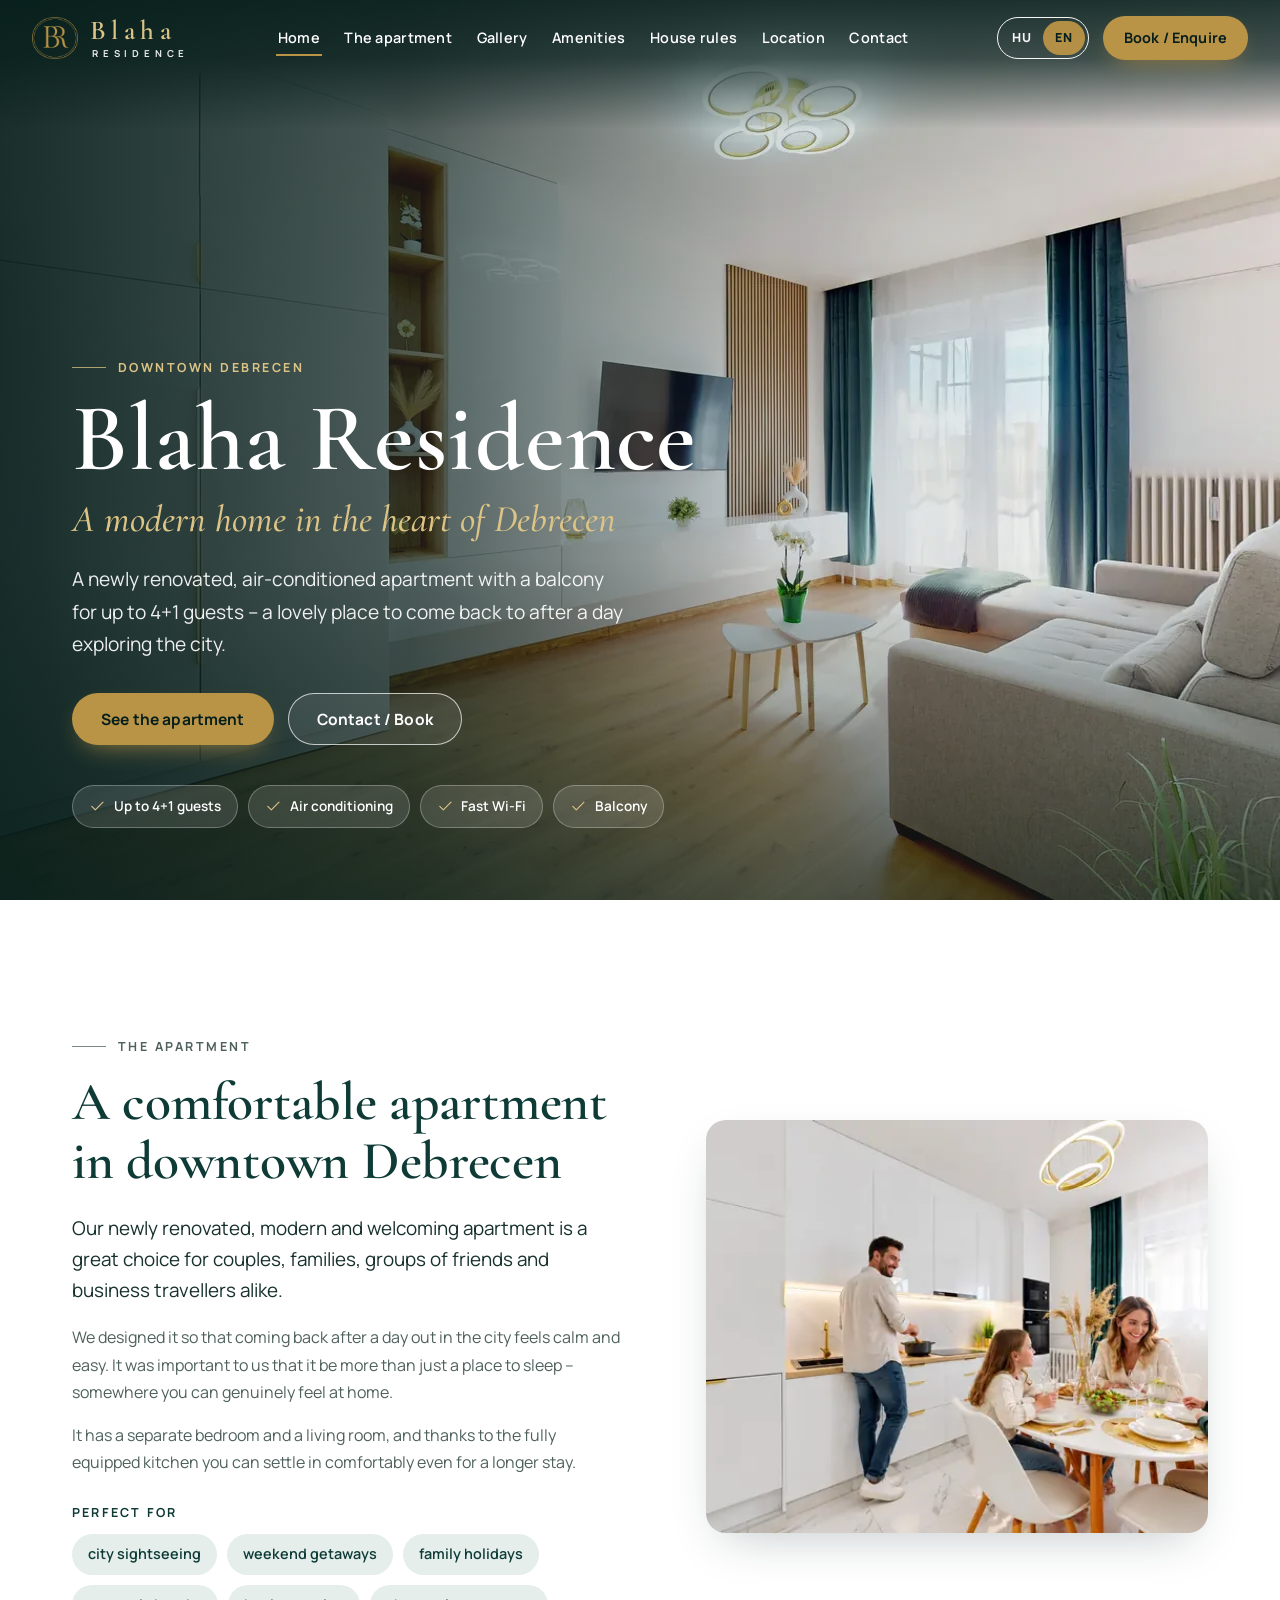
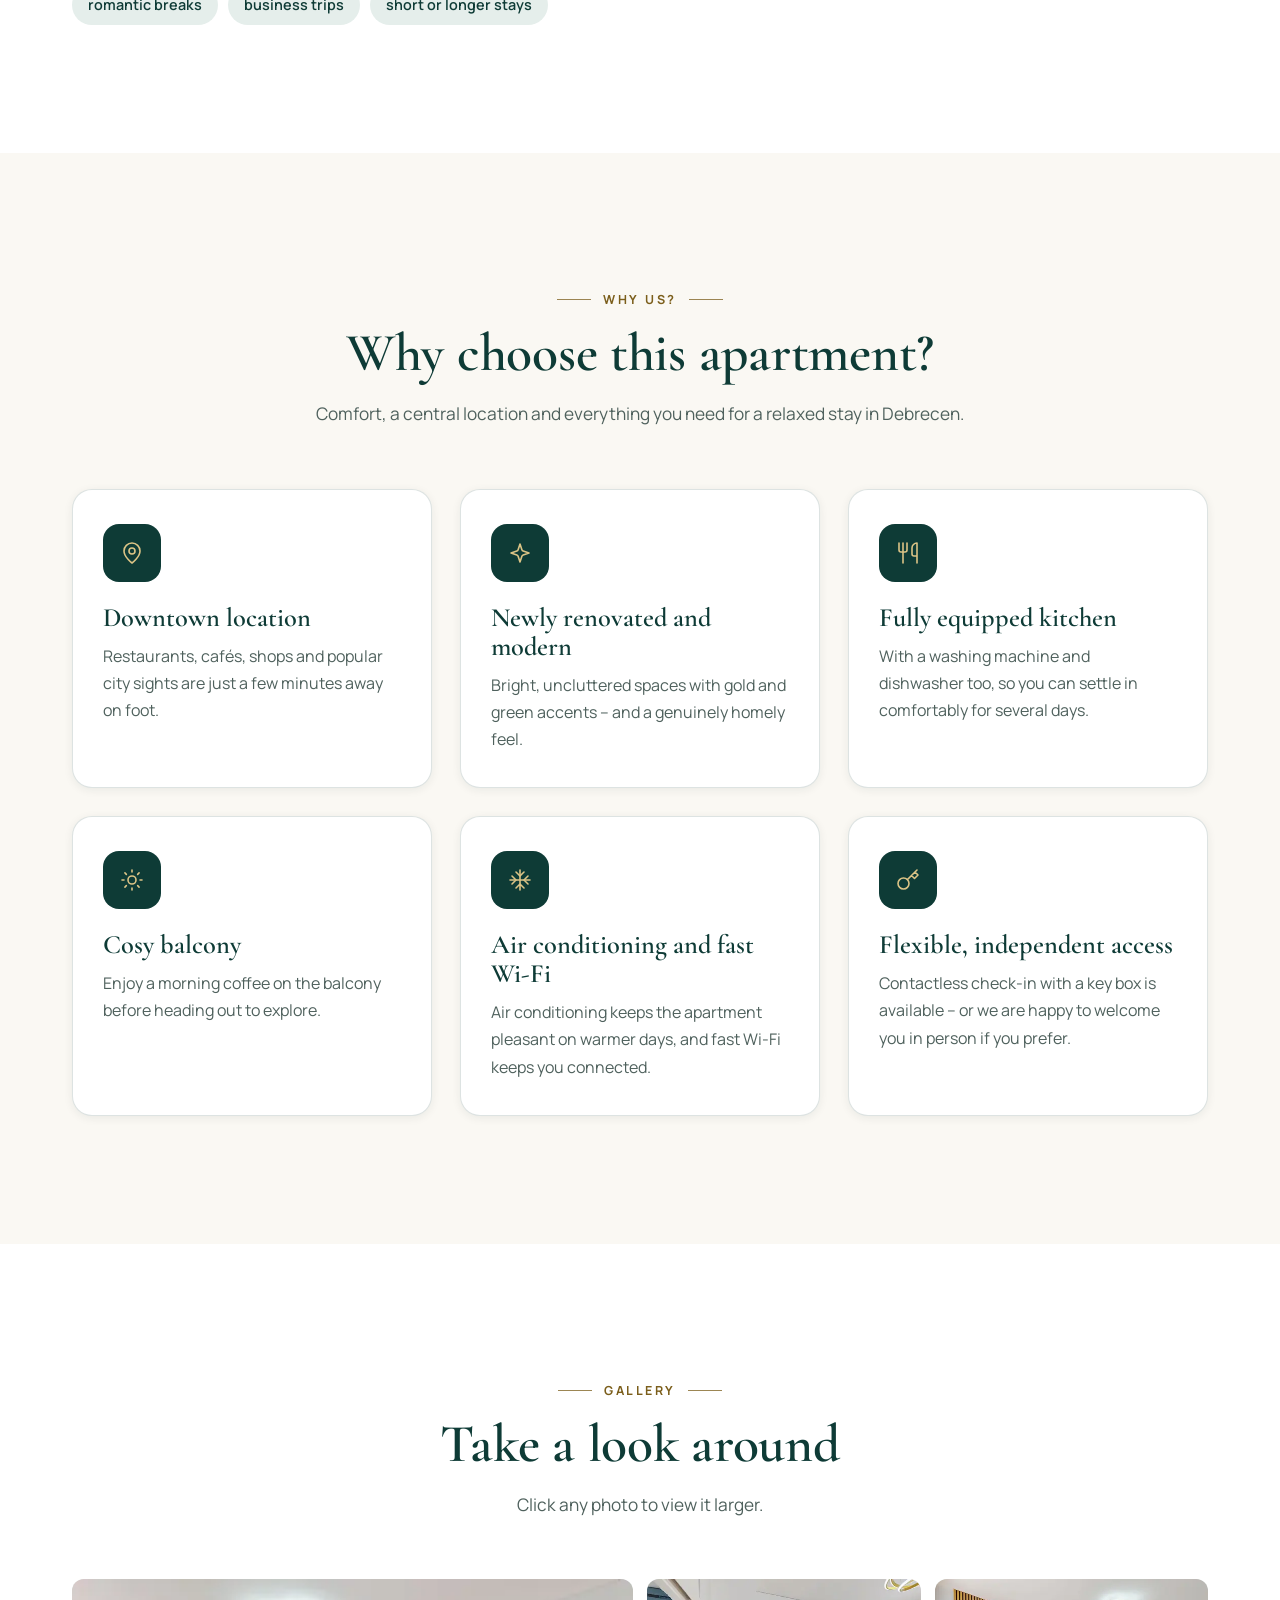
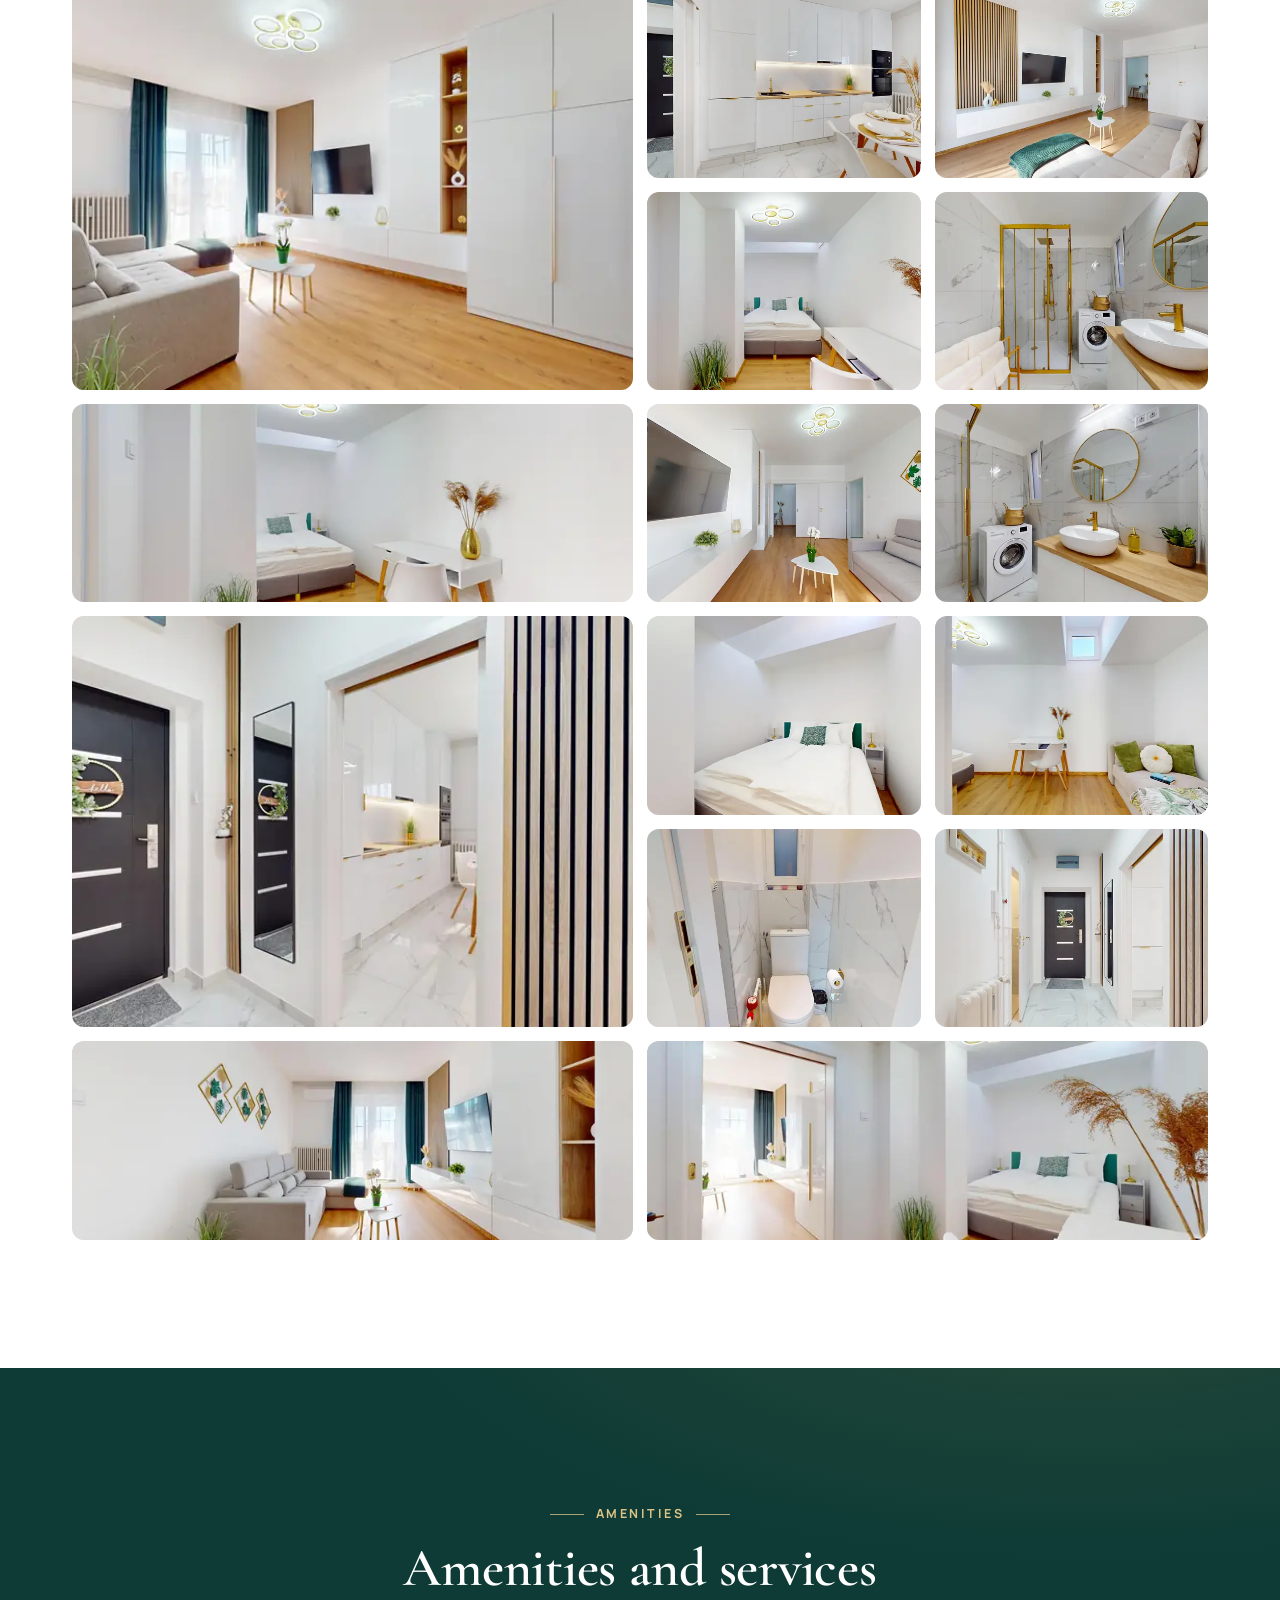
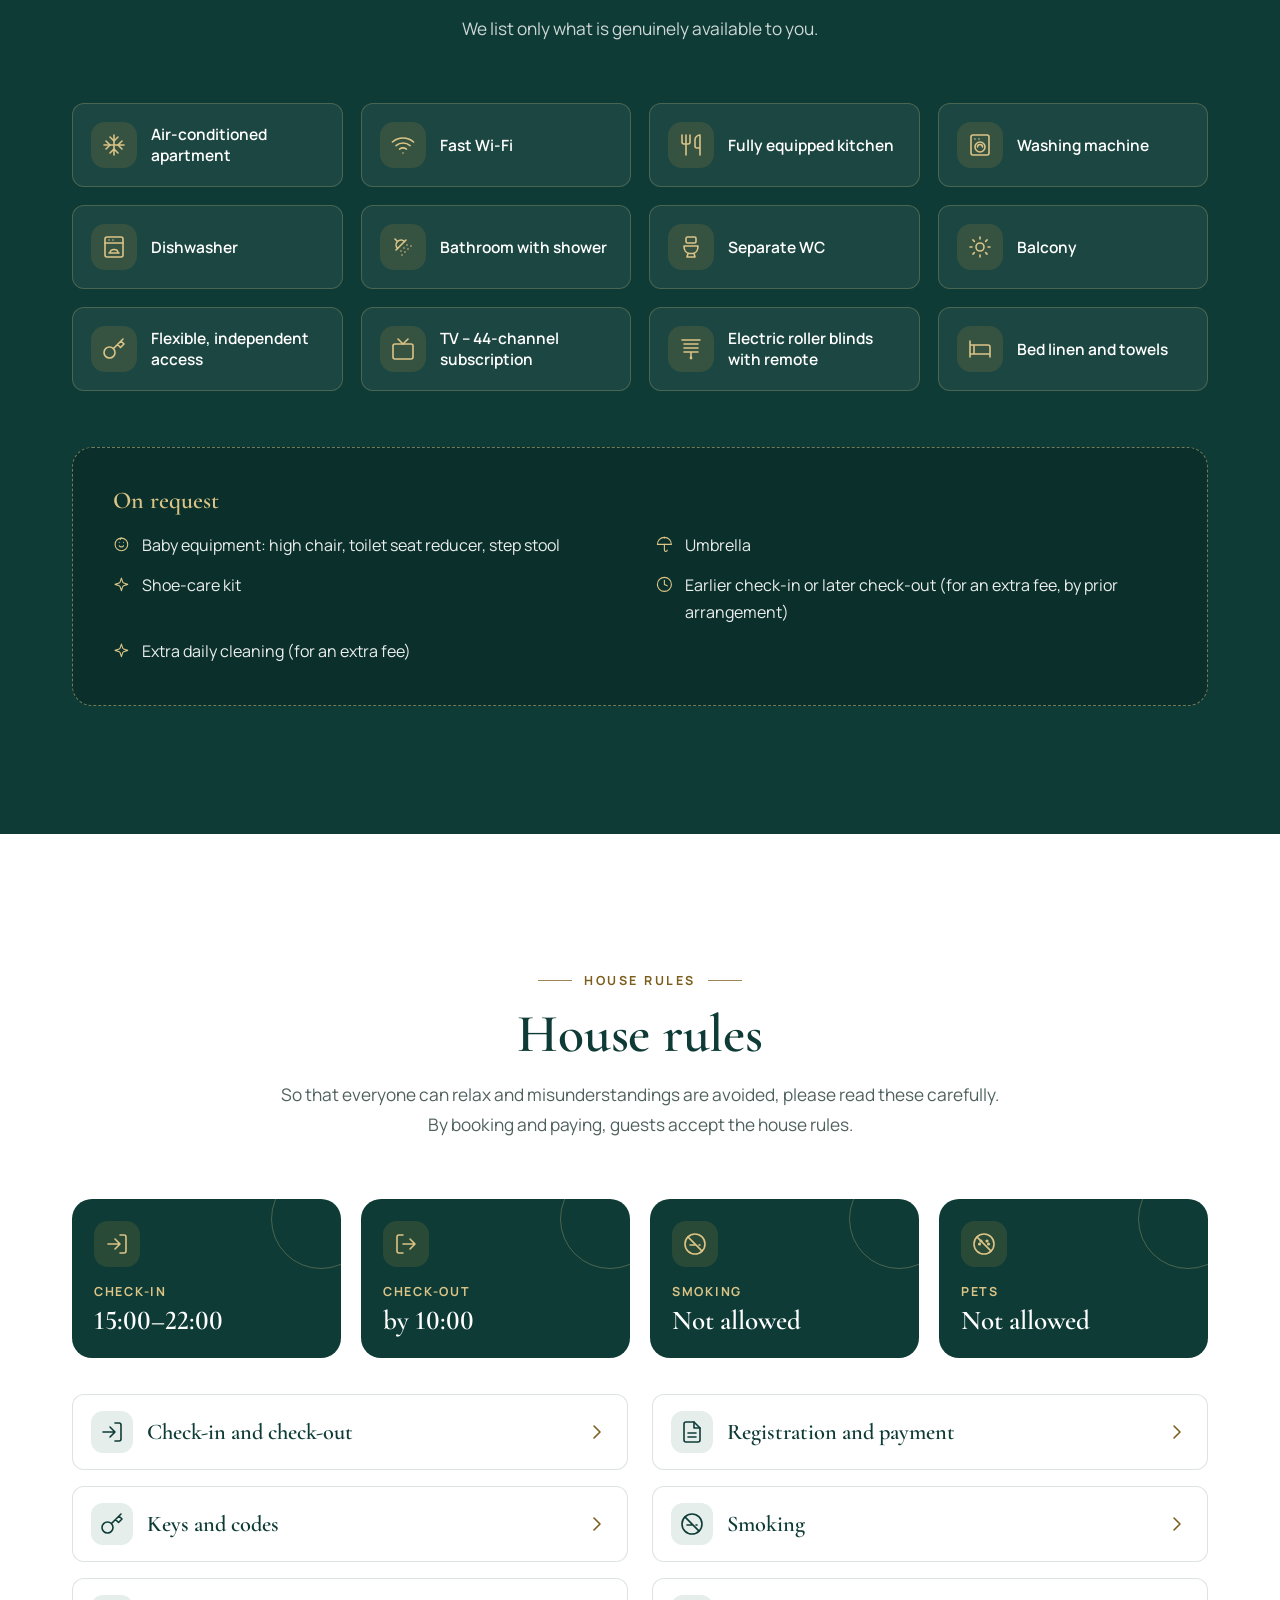
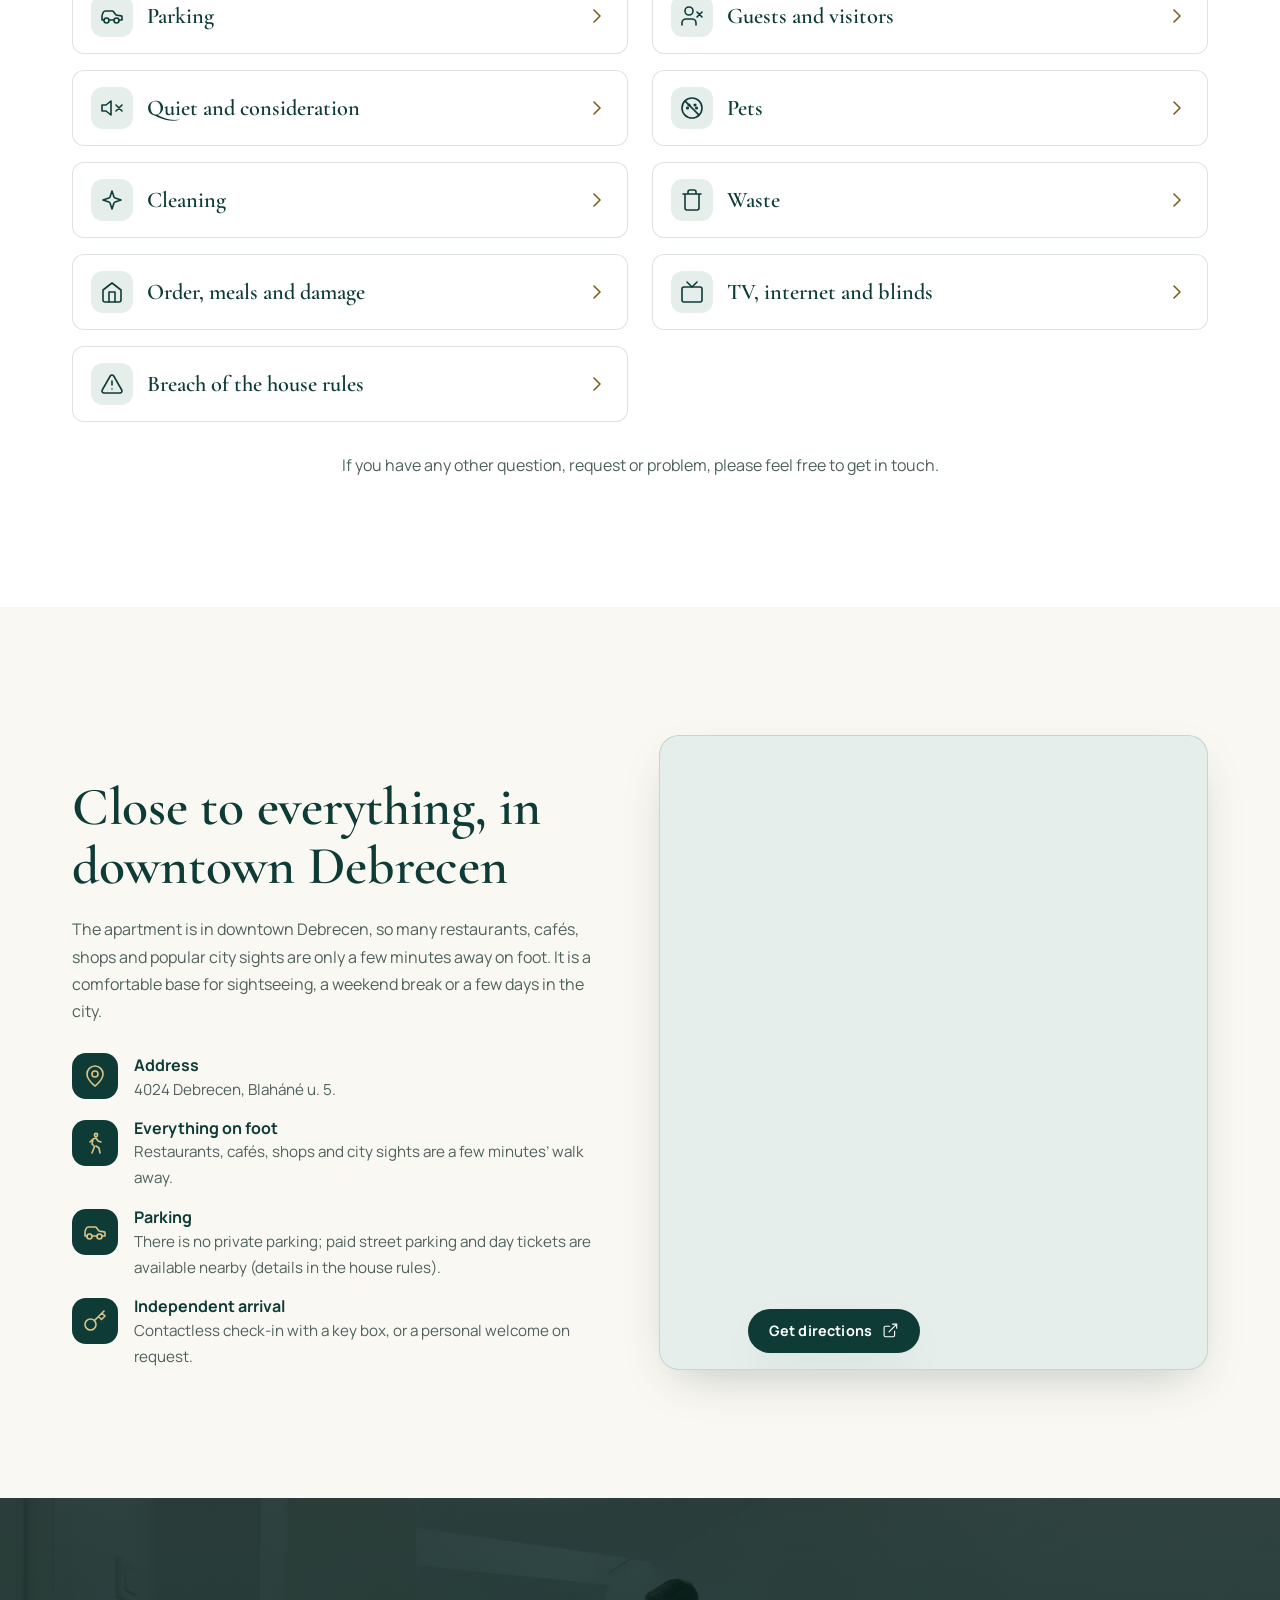
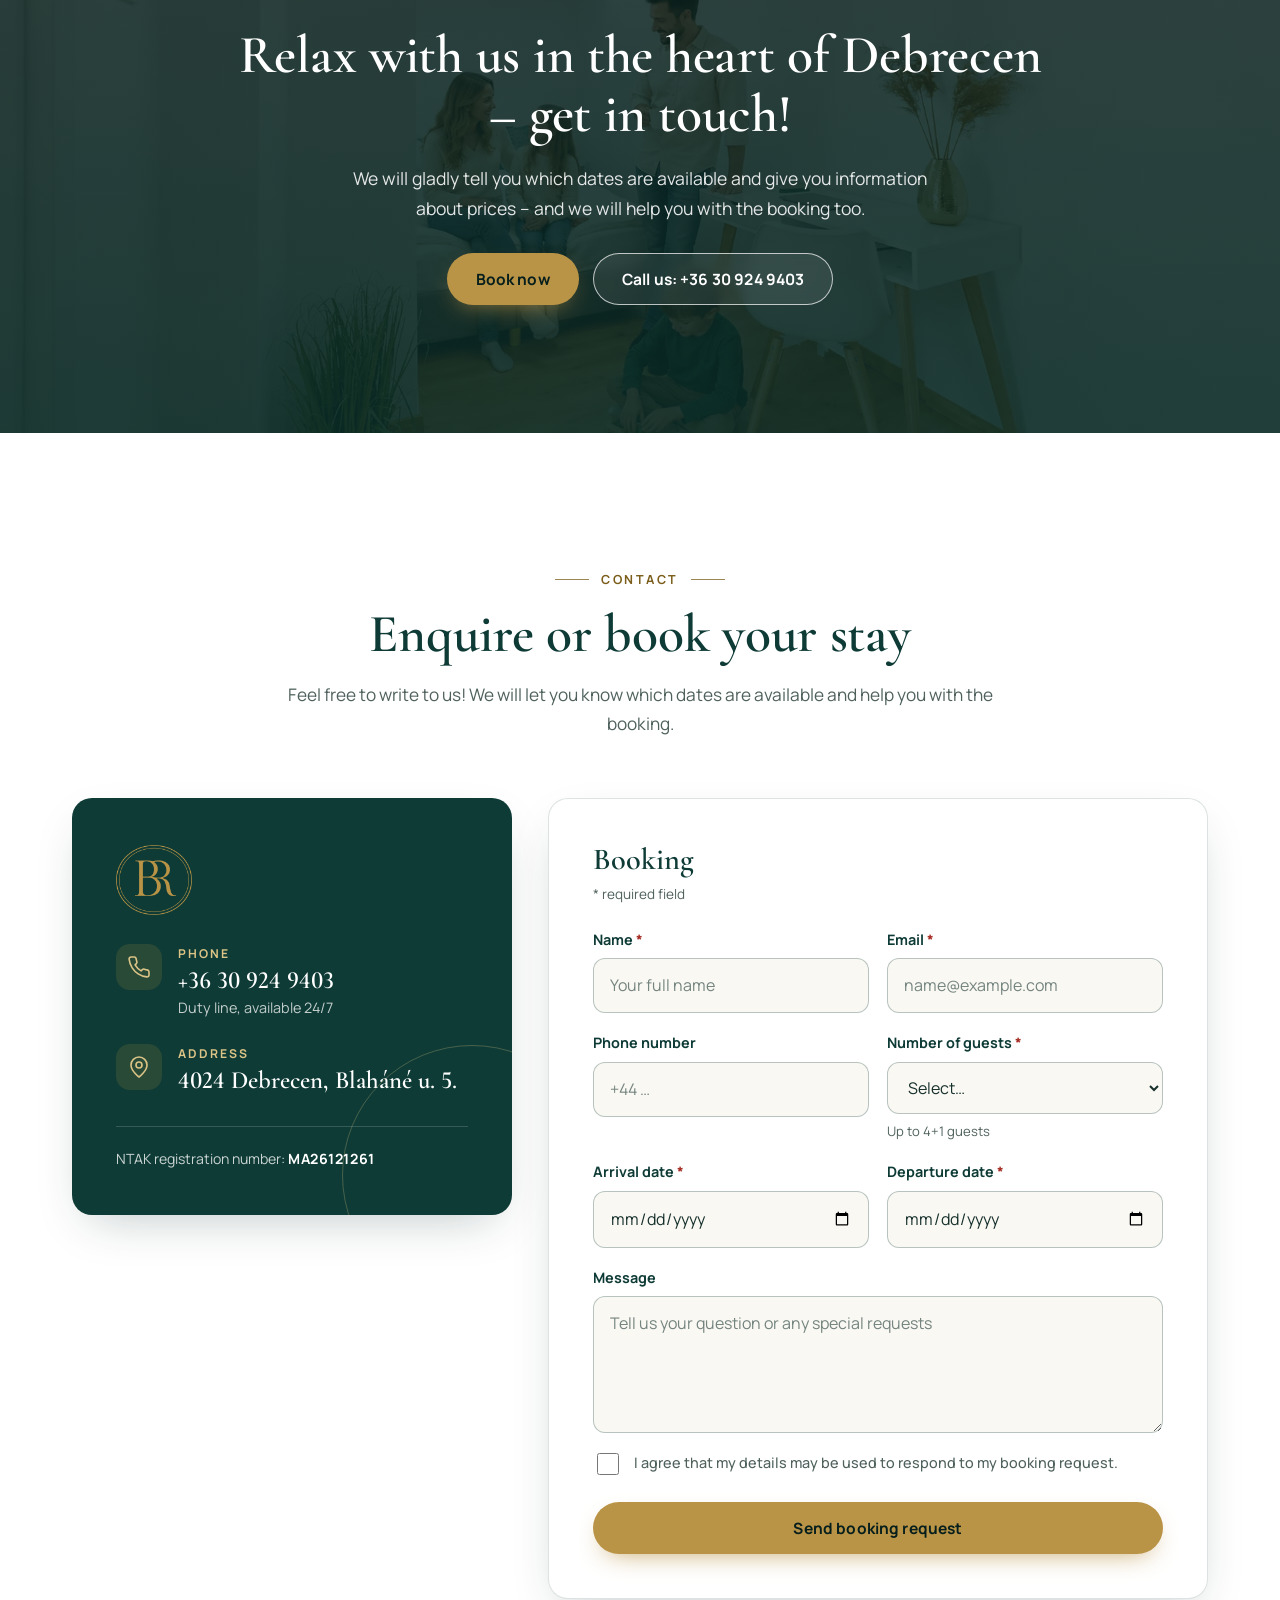
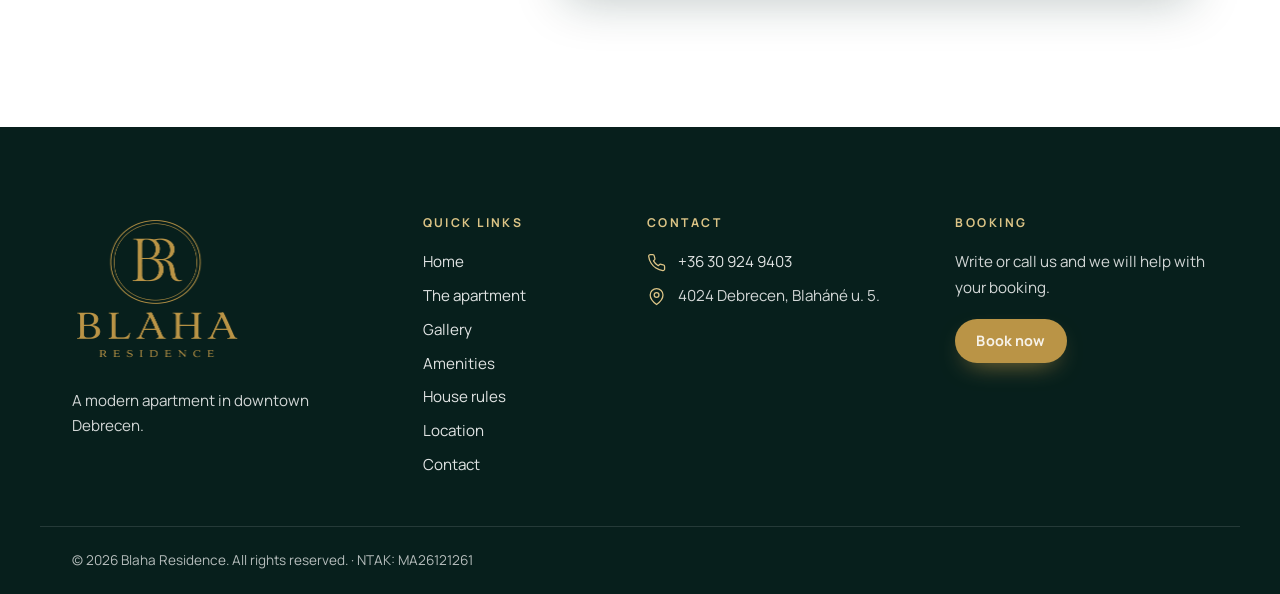
<file: en/index.html>
<!doctype html>
<html lang="en">
<head>
<meta charset="utf-8">
<meta name="viewport" content="width=device-width, initial-scale=1">
<title>Blaha Residence – Modern apartment in downtown Debrecen</title>
<meta name="description" content="Newly renovated, air-conditioned apartment in downtown Debrecen with a balcony, fast Wi-Fi and a fully equipped kitchen, for up to 4+1 guests. Get in touch!">
<meta name="theme-color" content="#0E3B36">
<meta property="og:type" content="website">
<meta property="og:site_name" content="Blaha Residence">
<meta property="og:title" content="Blaha Residence – Modern apartment in downtown Debrecen">
<meta property="og:description" content="Newly renovated, air-conditioned apartment in downtown Debrecen with a balcony, fast Wi-Fi and a fully equipped kitchen, for up to 4+1 guests. Get in touch!">
<meta property="og:locale" content="en_GB">
<meta name="twitter:card" content="summary_large_image">
<meta name="twitter:title" content="Blaha Residence – Modern apartment in downtown Debrecen">
<meta name="twitter:description" content="Newly renovated, air-conditioned apartment in downtown Debrecen with a balcony, fast Wi-Fi and a fully equipped kitchen, for up to 4+1 guests. Get in touch!">

<link rel="icon" href="../favicon-32.png" sizes="32x32" type="image/png">
<link rel="apple-touch-icon" href="../apple-touch-icon.png">
<link rel="preload" href="../assets/fonts/manrope-latin-wght-normal.woff2" as="font" type="font/woff2" crossorigin>
<link rel="preload" href="../assets/fonts/cormorant-garamond-latin-600-normal.woff2" as="font" type="font/woff2" crossorigin>
<link rel="preload" as="image" href="../assets/img/hero-1600.webp" imagesrcset="../assets/img/hero-800.webp 800w, ../assets/img/hero-1600.webp 1600w, ../assets/img/hero-2560.webp 2560w" imagesizes="100vw" fetchpriority="high">
<link rel="stylesheet" href="../assets/css/styles.css">
<script>document.documentElement.classList.add('js');</script>
<script type="application/ld+json">{"@context": "https://schema.org", "@type": "LodgingBusiness", "name": "Blaha Residence", "description": "Newly renovated, modern apartment in downtown Debrecen with a separate bedroom and living room, for up to 4+1 guests.", "telephone": "+36309249403", "address": {"@type": "PostalAddress", "streetAddress": "Blaháné u. 5.", "postalCode": "4024", "addressLocality": "Debrecen", "addressCountry": "HU"}, "checkinTime": "15:00", "checkoutTime": "10:00", "petsAllowed": false, "identifier": "MA26121261", "amenityFeature": [{"@type": "LocationFeatureSpecification", "name": "Air conditioning", "value": true}, {"@type": "LocationFeatureSpecification", "name": "Wi-Fi", "value": true}, {"@type": "LocationFeatureSpecification", "name": "Kitchen", "value": true}, {"@type": "LocationFeatureSpecification", "name": "Washing machine", "value": true}, {"@type": "LocationFeatureSpecification", "name": "Dishwasher", "value": true}, {"@type": "LocationFeatureSpecification", "name": "Balcony", "value": true}]}</script>
</head>
<body>
<svg xmlns="http://www.w3.org/2000/svg" width="0" height="0" style="position:absolute" aria-hidden="true" focusable="false"><defs><symbol id="i-pin" viewBox="0 0 24 24" fill="none" stroke="currentColor" stroke-width="1.6" stroke-linecap="round" stroke-linejoin="round"><path d="M20 10c0 6-8 12-8 12S4 16 4 10a8 8 0 0 1 16 0Z"/><circle cx="12" cy="10" r="3"/></symbol><symbol id="i-phone" viewBox="0 0 24 24" fill="none" stroke="currentColor" stroke-width="1.6" stroke-linecap="round" stroke-linejoin="round"><path d="M22 16.92v3a2 2 0 0 1-2.18 2 19.8 19.8 0 0 1-8.63-3.07 19.5 19.5 0 0 1-6-6A19.8 19.8 0 0 1 2.12 4.18 2 2 0 0 1 4.11 2h3a2 2 0 0 1 2 1.72c.13.96.36 1.9.7 2.81a2 2 0 0 1-.45 2.11L8.09 9.91a16 16 0 0 0 6 6l1.27-1.27a2 2 0 0 1 2.11-.45c.91.34 1.85.57 2.81.7A2 2 0 0 1 22 16.92Z"/></symbol><symbol id="i-mail" viewBox="0 0 24 24" fill="none" stroke="currentColor" stroke-width="1.6" stroke-linecap="round" stroke-linejoin="round"><rect x="2" y="4" width="20" height="16" rx="2"/><path d="m22 7-10 7L2 7"/></symbol><symbol id="i-wifi" viewBox="0 0 24 24" fill="none" stroke="currentColor" stroke-width="1.6" stroke-linecap="round" stroke-linejoin="round"><path d="M5 12.55a11 11 0 0 1 14.08 0"/><path d="M1.42 9a16 16 0 0 1 21.16 0"/><path d="M8.53 16.11a6 6 0 0 1 6.95 0"/><path d="M12 20h.01"/></symbol><symbol id="i-snow" viewBox="0 0 24 24" fill="none" stroke="currentColor" stroke-width="1.6" stroke-linecap="round" stroke-linejoin="round"><path d="M2 12h20M12 2v20"/><path d="m20 16-4-4 4-4M4 8l4 4-4 4M16 4l-4 4-4-4M8 20l4-4 4 4"/></symbol><symbol id="i-key" viewBox="0 0 24 24" fill="none" stroke="currentColor" stroke-width="1.6" stroke-linecap="round" stroke-linejoin="round"><path d="m21 2-2 2m-7.61 7.61a5.5 5.5 0 1 1-7.78 7.78 5.5 5.5 0 0 1 7.78-7.78Zm0 0L15.5 7.5m0 0 3 3L22 7l-3-3m-3.5 3.5L19 4"/></symbol><symbol id="i-tv" viewBox="0 0 24 24" fill="none" stroke="currentColor" stroke-width="1.6" stroke-linecap="round" stroke-linejoin="round"><rect x="2" y="7" width="20" height="15" rx="2"/><path d="m17 2-5 5-5-5"/></symbol><symbol id="i-bed" viewBox="0 0 24 24" fill="none" stroke="currentColor" stroke-width="1.6" stroke-linecap="round" stroke-linejoin="round"><path d="M2 4v16M2 8h18a2 2 0 0 1 2 2v10M2 17h20M6 8v9"/></symbol><symbol id="i-shower" viewBox="0 0 24 24" fill="none" stroke="currentColor" stroke-width="1.6" stroke-linecap="round" stroke-linejoin="round"><path d="m4 4 2.5 2.5"/><path d="M13.5 6.5a4.95 4.95 0 0 0-7 7"/><path d="M15 5 5 15"/><path d="M14 17v.01M10 16v.01M13 13v.01M16 10v.01M11 20v.01M17 14v.01M20 11v.01"/></symbol><symbol id="i-washer" viewBox="0 0 24 24" fill="none" stroke="currentColor" stroke-width="1.6" stroke-linecap="round" stroke-linejoin="round"><rect x="3" y="2" width="18" height="20" rx="2"/><circle cx="12" cy="14" r="5"/><path d="M7 6h.01M11 6h.01M9.5 14a2.5 2.5 0 0 1 5 0"/></symbol><symbol id="i-dishwasher" viewBox="0 0 24 24" fill="none" stroke="currentColor" stroke-width="1.6" stroke-linecap="round" stroke-linejoin="round"><rect x="3" y="2" width="18" height="20" rx="2"/><path d="M3 8h18M7 5h.01M11 5h.01"/><path d="M8 18c0-2.2 1.8-3.5 4-3.5s4 1.3 4 3.5M7 18h10"/></symbol><symbol id="i-toilet" viewBox="0 0 24 24" fill="none" stroke="currentColor" stroke-width="1.6" stroke-linecap="round" stroke-linejoin="round"><rect x="7" y="2" width="10" height="6" rx="1.5"/><path d="M5 11h14c0 4.4-2.2 7.5-5.5 7.5h-3C7.2 18.5 5 15.4 5 11Z"/><path d="M9 18.5 8 22h8l-1-3.5"/></symbol><symbol id="i-sun" viewBox="0 0 24 24" fill="none" stroke="currentColor" stroke-width="1.6" stroke-linecap="round" stroke-linejoin="round"><circle cx="12" cy="12" r="4"/><path d="M12 2v2M12 20v2M4.93 4.93l1.41 1.41M17.66 17.66l1.41 1.41M2 12h2M20 12h2M6.34 17.66l-1.41 1.41M19.07 4.93l-1.41 1.41"/></symbol><symbol id="i-blinds" viewBox="0 0 24 24" fill="none" stroke="currentColor" stroke-width="1.6" stroke-linecap="round" stroke-linejoin="round"><path d="M3 3h18M5 7h14M5 11h14M5 15h14M12 15v5"/><circle cx="12" cy="21" r=".6"/></symbol><symbol id="i-sparkles" viewBox="0 0 24 24" fill="none" stroke="currentColor" stroke-width="1.6" stroke-linecap="round" stroke-linejoin="round"><path d="m12 3-1.9 5.8a2 2 0 0 1-1.3 1.3L3 12l5.8 1.9a2 2 0 0 1 1.3 1.3L12 21l1.9-5.8a2 2 0 0 1 1.3-1.3L21 12l-5.8-1.9a2 2 0 0 1-1.3-1.3Z"/></symbol><symbol id="i-utensils" viewBox="0 0 24 24" fill="none" stroke="currentColor" stroke-width="1.6" stroke-linecap="round" stroke-linejoin="round"><path d="M3 2v7a2 2 0 0 0 2 2h4a2 2 0 0 0 2-2V2M7 2v20M21 15V2a5 5 0 0 0-5 5v6a2 2 0 0 0 2 2h3Zm0 0v7"/></symbol><symbol id="i-baby" viewBox="0 0 24 24" fill="none" stroke="currentColor" stroke-width="1.6" stroke-linecap="round" stroke-linejoin="round"><circle cx="12" cy="12" r="9"/><path d="M9 9h.01M15 9h.01M9 14c.8 1 1.8 1.5 3 1.5s2.2-.5 3-1.5M12 3c-1.5 0-2 1-1.5 2"/></symbol><symbol id="i-umbrella" viewBox="0 0 24 24" fill="none" stroke="currentColor" stroke-width="1.6" stroke-linecap="round" stroke-linejoin="round"><path d="M22 12a10 10 0 0 0-20 0Z"/><path d="M12 12v8a2 2 0 0 0 4 0M12 2v1"/></symbol><symbol id="i-clock" viewBox="0 0 24 24" fill="none" stroke="currentColor" stroke-width="1.6" stroke-linecap="round" stroke-linejoin="round"><circle cx="12" cy="12" r="10"/><path d="M12 6v6l4 2"/></symbol><symbol id="i-login" viewBox="0 0 24 24" fill="none" stroke="currentColor" stroke-width="1.6" stroke-linecap="round" stroke-linejoin="round"><path d="M15 3h4a2 2 0 0 1 2 2v14a2 2 0 0 1-2 2h-4M10 17l5-5-5-5M15 12H3"/></symbol><symbol id="i-logout" viewBox="0 0 24 24" fill="none" stroke="currentColor" stroke-width="1.6" stroke-linecap="round" stroke-linejoin="round"><path d="M9 21H5a2 2 0 0 1-2-2V5a2 2 0 0 1 2-2h4M16 17l5-5-5-5M21 12H9"/></symbol><symbol id="i-nosmoke" viewBox="0 0 24 24" fill="none" stroke="currentColor" stroke-width="1.6" stroke-linecap="round" stroke-linejoin="round"><circle cx="12" cy="12" r="10"/><path d="m4.9 4.9 14.2 14.2M7 13h6M16 13h1"/></symbol><symbol id="i-nopets" viewBox="0 0 24 24" fill="none" stroke="currentColor" stroke-width="1.6" stroke-linecap="round" stroke-linejoin="round"><circle cx="12" cy="12" r="10"/><path d="m4.9 4.9 14.2 14.2"/><circle cx="9" cy="9" r=".8"/><circle cx="15" cy="9" r=".8"/><circle cx="7.5" cy="12" r=".8"/><circle cx="16.5" cy="12" r=".8"/></symbol><symbol id="i-car" viewBox="0 0 24 24" fill="none" stroke="currentColor" stroke-width="1.6" stroke-linecap="round" stroke-linejoin="round"><path d="M14 16H9m10 0h3v-3.15a1 1 0 0 0-.84-.99L16 11l-2.7-3.6a1 1 0 0 0-.8-.4H5.24a2 2 0 0 0-1.8 1.1l-.8 1.63A6 6 0 0 0 2 12.42V16h2"/><circle cx="6.5" cy="16.5" r="2.5"/><circle cx="16.5" cy="16.5" r="2.5"/></symbol><symbol id="i-usersx" viewBox="0 0 24 24" fill="none" stroke="currentColor" stroke-width="1.6" stroke-linecap="round" stroke-linejoin="round"><path d="M16 21v-2a4 4 0 0 0-4-4H6a4 4 0 0 0-4 4v2"/><circle cx="9" cy="7" r="4"/><path d="m17 8 5 5M22 8l-5 5"/></symbol><symbol id="i-quiet" viewBox="0 0 24 24" fill="none" stroke="currentColor" stroke-width="1.6" stroke-linecap="round" stroke-linejoin="round"><path d="M11 5 6 9H2v6h4l5 4V5Z"/><path d="m22 9-6 6M16 9l6 6"/></symbol><symbol id="i-trash" viewBox="0 0 24 24" fill="none" stroke="currentColor" stroke-width="1.6" stroke-linecap="round" stroke-linejoin="round"><path d="M3 6h18M19 6v14a2 2 0 0 1-2 2H7a2 2 0 0 1-2-2V6M8 6V4a2 2 0 0 1 2-2h4a2 2 0 0 1 2 2v2"/></symbol><symbol id="i-home" viewBox="0 0 24 24" fill="none" stroke="currentColor" stroke-width="1.6" stroke-linecap="round" stroke-linejoin="round"><path d="m3 10 9-7 9 7v10a2 2 0 0 1-2 2H5a2 2 0 0 1-2-2Z"/><path d="M9 22V12h6v10"/></symbol><symbol id="i-alert" viewBox="0 0 24 24" fill="none" stroke="currentColor" stroke-width="1.6" stroke-linecap="round" stroke-linejoin="round"><path d="m21.73 18-8-14a2 2 0 0 0-3.48 0l-8 14A2 2 0 0 0 4 21h16a2 2 0 0 0 1.73-3Z"/><path d="M12 9v4M12 17h.01"/></symbol><symbol id="i-file" viewBox="0 0 24 24" fill="none" stroke="currentColor" stroke-width="1.6" stroke-linecap="round" stroke-linejoin="round"><path d="M14 2H6a2 2 0 0 0-2 2v16a2 2 0 0 0 2 2h12a2 2 0 0 0 2-2V8Z"/><path d="M14 2v6h6M8 13h8M8 17h8"/></symbol><symbol id="i-walk" viewBox="0 0 24 24" fill="none" stroke="currentColor" stroke-width="1.6" stroke-linecap="round" stroke-linejoin="round"><circle cx="13" cy="4" r="1.6"/><path d="m9 22 2.5-6.5L9 13l1-5 3-1 2 3 3 1M13 15l3 2 1 5M10 8 7 11"/></symbol><symbol id="i-check" viewBox="0 0 24 24" fill="none" stroke="currentColor" stroke-width="1.6" stroke-linecap="round" stroke-linejoin="round"><path d="M20 6 9 17l-5-5"/></symbol><symbol id="i-chevron-left" viewBox="0 0 24 24" fill="none" stroke="currentColor" stroke-width="1.6" stroke-linecap="round" stroke-linejoin="round"><path d="m15 18-6-6 6-6"/></symbol><symbol id="i-chevron-right" viewBox="0 0 24 24" fill="none" stroke="currentColor" stroke-width="1.6" stroke-linecap="round" stroke-linejoin="round"><path d="m9 18 6-6-6-6"/></symbol><symbol id="i-close" viewBox="0 0 24 24" fill="none" stroke="currentColor" stroke-width="1.6" stroke-linecap="round" stroke-linejoin="round"><path d="M18 6 6 18M6 6l12 12"/></symbol><symbol id="i-menu" viewBox="0 0 24 24" fill="none" stroke="currentColor" stroke-width="1.6" stroke-linecap="round" stroke-linejoin="round"><path d="M4 7h16M4 12h16M4 17h16"/></symbol><symbol id="i-arrow-right" viewBox="0 0 24 24" fill="none" stroke="currentColor" stroke-width="1.6" stroke-linecap="round" stroke-linejoin="round"><path d="M5 12h14M13 6l6 6-6 6"/></symbol><symbol id="i-arrow-up" viewBox="0 0 24 24" fill="none" stroke="currentColor" stroke-width="1.6" stroke-linecap="round" stroke-linejoin="round"><path d="m18 15-6-6-6 6"/></symbol><symbol id="i-expand" viewBox="0 0 24 24" fill="none" stroke="currentColor" stroke-width="1.6" stroke-linecap="round" stroke-linejoin="round"><path d="M15 3h6v6M9 21H3v-6M21 3l-7 7M3 21l7-7"/></symbol><symbol id="i-external" viewBox="0 0 24 24" fill="none" stroke="currentColor" stroke-width="1.6" stroke-linecap="round" stroke-linejoin="round"><path d="M15 3h6v6M10 14 21 3M18 13v6a2 2 0 0 1-2 2H5a2 2 0 0 1-2-2V8a2 2 0 0 1 2-2h6"/></symbol><symbol id="i-facebook" viewBox="0 0 24 24" fill="none" stroke="currentColor" stroke-width="1.6" stroke-linecap="round" stroke-linejoin="round"><path d="M18 2h-3a5 5 0 0 0-5 5v3H7v4h3v8h4v-8h3l1-4h-4V7a1 1 0 0 1 1-1h3Z"/></symbol><symbol id="i-instagram" viewBox="0 0 24 24" fill="none" stroke="currentColor" stroke-width="1.6" stroke-linecap="round" stroke-linejoin="round"><rect x="2" y="2" width="20" height="20" rx="5"/><circle cx="12" cy="12" r="4"/><path d="M17.5 6.5h.01"/></symbol><symbol id="i-link" viewBox="0 0 24 24" fill="none" stroke="currentColor" stroke-width="1.6" stroke-linecap="round" stroke-linejoin="round"><path d="M10 13a5 5 0 0 0 7.54.54l3-3a5 5 0 0 0-7.07-7.07l-1.72 1.71M14 11a5 5 0 0 0-7.54-.54l-3 3a5 5 0 0 0 7.07 7.07l1.71-1.71"/></symbol></defs></svg>
<a class="skip-link" href="#main">Skip to content</a>

<header class="site-header" id="site-header">
  <div class="container header-inner">
    <a class="brand" href="#home" aria-label="Blaha Residence – Home">
      <img src="../assets/img/monogram-gold.png" width="256" height="256" alt="" class="brand-mark">
      <span class="brand-text"><span class="brand-name">Blaha</span><span class="brand-sub">Residence</span></span>
    </a>

    <nav class="main-nav" id="main-nav" aria-label="Main menu">
      <ul><li><a href="#home" data-nav="home">Home</a></li><li><a href="#about" data-nav="about">The apartment</a></li><li><a href="#gallery" data-nav="gallery">Gallery</a></li><li><a href="#amenities" data-nav="amenities">Amenities</a></li><li><a href="#rules" data-nav="rules">House rules</a></li><li><a href="#location" data-nav="location">Location</a></li><li><a href="#contact" data-nav="contact">Contact</a></li></ul>
      <a class="btn btn-gold nav-cta-mobile" href="#contact">Book / Enquire</a>
    </nav>

    <div class="header-tools">
      <div class="lang-switch" role="group" aria-label="Choose language">
        <a href="../" lang="hu" hreflang="hu" data-lang="hu"  title="Magyar">HU</a>
        <a href="./" lang="en" hreflang="en" data-lang="en" aria-current="true" title="English">EN</a>
      </div>
      <a class="btn btn-gold btn-sm header-cta" href="#contact">Book / Enquire</a>
      <button class="menu-toggle" type="button" aria-expanded="false" aria-controls="main-nav" data-open="Open menu" data-close="Close menu" aria-label="Open menu">
        <span class="menu-ico menu-ico-open"><svg class="icon" width="24" height="24" viewBox="0 0 24 24" aria-hidden="true" focusable="false"><use href="#i-menu"/></svg></span><span class="menu-ico menu-ico-close"><svg class="icon" width="24" height="24" viewBox="0 0 24 24" aria-hidden="true" focusable="false"><use href="#i-close"/></svg></span>
      </button>
    </div>
  </div>
</header>

<main id="main">

<!-- HERO -->
<section class="hero" id="home" aria-labelledby="hero-title">
  <img class="hero-img" src="../assets/img/hero-1600.webp"
       srcset="../assets/img/hero-800.webp 800w, ../assets/img/hero-1600.webp 1600w, ../assets/img/hero-2560.webp 2560w"
       sizes="100vw" width="2560" height="1440" alt="Bright, modern living room with a grey sofa, wall-mounted TV, deep green curtains and gold details" fetchpriority="high" decoding="async">
  <div class="hero-shade" aria-hidden="true"></div>
  <div class="container hero-inner">
    <p class="eyebrow eyebrow-light hero-a1">Downtown Debrecen</p>
    <h1 id="hero-title" class="hero-a2"><span class="hero-title">Blaha Residence</span><span class="hero-tagline">A modern home in the heart of Debrecen</span></h1>
    <p class="hero-text hero-a3">A newly renovated, air-conditioned apartment with a balcony for up to 4+1 guests – a lovely place to come back to after a day exploring the city.</p>
    <div class="hero-actions hero-a4">
      <a class="btn btn-gold" href="#gallery">See the apartment</a>
      <a class="btn btn-ghost" href="#contact">Contact / Book</a>
    </div>
    <ul class="hero-chips hero-a5"><li><svg class="icon icon-sm" width="24" height="24" viewBox="0 0 24 24" aria-hidden="true" focusable="false"><use href="#i-check"/></svg><span>Up to 4+1 guests</span></li><li><svg class="icon icon-sm" width="24" height="24" viewBox="0 0 24 24" aria-hidden="true" focusable="false"><use href="#i-check"/></svg><span>Air conditioning</span></li><li><svg class="icon icon-sm" width="24" height="24" viewBox="0 0 24 24" aria-hidden="true" focusable="false"><use href="#i-check"/></svg><span>Fast Wi-Fi</span></li><li><svg class="icon icon-sm" width="24" height="24" viewBox="0 0 24 24" aria-hidden="true" focusable="false"><use href="#i-check"/></svg><span>Balcony</span></li></ul>
  </div>
</section>

<!-- ABOUT -->
<section class="section" id="about" aria-labelledby="about-title">
  <div class="container about-grid">
    <div class="about-text">
      <p class="eyebrow reveal">The apartment</p>
      <h2 id="about-title" class="reveal">A comfortable apartment in downtown Debrecen</h2>
      <p class="lead reveal">Our newly renovated, modern and welcoming apartment is a great choice for couples, families, groups of friends and business travellers alike.</p>
      <p class="reveal">We designed it so that coming back after a day out in the city feels calm and easy. It was important to us that it be more than just a place to sleep – somewhere you can genuinely feel at home.</p>
      <p class="reveal">It has a separate bedroom and a living room, and thanks to the fully equipped kitchen you can settle in comfortably even for a longer stay.</p>
      <h3 class="ideal-title reveal">Perfect for</h3>
      <ul class="tags reveal"><li>city sightseeing</li><li>weekend getaways</li><li>family holidays</li><li>romantic breaks</li><li>business trips</li><li>short or longer stays</li></ul>
    </div>
    <figure class="about-photo reveal">
      <div class="photo-frame">
        <img src="../assets/img/csalad-konyha-1200.webp" srcset="../assets/img/csalad-konyha-700.webp 700w, ../assets/img/csalad-konyha-1200.webp 1200w" sizes="(min-width: 960px) 540px, 92vw" width="1200" height="675" alt="A family setting the table for dinner in the bright kitchen with gold and green accents" loading="lazy" decoding="async">
      </div>
    </figure>
  </div>
</section>

<!-- WHY -->
<section class="section section-tint" id="why" aria-labelledby="why-title">
  <div class="container">
    <header class="section-head center">
      <p class="eyebrow reveal">Why us?</p>
      <h2 id="why-title" class="reveal">Why choose this apartment?</h2>
      <p class="section-intro reveal">Comfort, a central location and everything you need for a relaxed stay in Debrecen.</p>
    </header>
    <div class="cards"><article class="card reveal"><span class="card-icon"><svg class="icon" width="24" height="24" viewBox="0 0 24 24" aria-hidden="true" focusable="false"><use href="#i-pin"/></svg></span><h3>Downtown location</h3><p>Restaurants, cafés, shops and popular city sights are just a few minutes away on foot.</p></article><article class="card reveal"><span class="card-icon"><svg class="icon" width="24" height="24" viewBox="0 0 24 24" aria-hidden="true" focusable="false"><use href="#i-sparkles"/></svg></span><h3>Newly renovated and modern</h3><p>Bright, uncluttered spaces with gold and green accents – and a genuinely homely feel.</p></article><article class="card reveal"><span class="card-icon"><svg class="icon" width="24" height="24" viewBox="0 0 24 24" aria-hidden="true" focusable="false"><use href="#i-utensils"/></svg></span><h3>Fully equipped kitchen</h3><p>With a washing machine and dishwasher too, so you can settle in comfortably for several days.</p></article><article class="card reveal"><span class="card-icon"><svg class="icon" width="24" height="24" viewBox="0 0 24 24" aria-hidden="true" focusable="false"><use href="#i-sun"/></svg></span><h3>Cosy balcony</h3><p>Enjoy a morning coffee on the balcony before heading out to explore.</p></article><article class="card reveal"><span class="card-icon"><svg class="icon" width="24" height="24" viewBox="0 0 24 24" aria-hidden="true" focusable="false"><use href="#i-snow"/></svg></span><h3>Air conditioning and fast Wi-Fi</h3><p>Air conditioning keeps the apartment pleasant on warmer days, and fast Wi-Fi keeps you connected.</p></article><article class="card reveal"><span class="card-icon"><svg class="icon" width="24" height="24" viewBox="0 0 24 24" aria-hidden="true" focusable="false"><use href="#i-key"/></svg></span><h3>Flexible, independent access</h3><p>Contactless check-in with a key box is available – or we are happy to welcome you in person if you prefer.</p></article></div>
  </div>
</section>

<!-- GALLERY -->
<section class="section" id="gallery" aria-labelledby="gallery-title">
  <div class="container">
    <header class="section-head center">
      <p class="eyebrow reveal">Gallery</p>
      <h2 id="gallery-title" class="reveal">Take a look around</h2>
      <p class="section-intro reveal">Click any photo to view it larger.</p>
    </header>
    <ul class="gallery" id="gallery-grid"><li class="g-item g-big reveal"><button type="button" class="g-btn" data-index="0" data-full="../assets/img/nappali-1-1600.webp" data-cap="Living room" data-alt="Bright living room with a grey sofa, wall-mounted TV and deep green curtains" aria-label="Open image: Living room (1/15)"><img src="../assets/img/nappali-1-700.webp" srcset="../assets/img/nappali-1-700.webp 700w, ../assets/img/nappali-1-1600.webp 1600w" sizes="(min-width: 1000px) 50vw, 100vw" width="700" height="394" alt="Bright living room with a grey sofa, wall-mounted TV and deep green curtains" loading="lazy" decoding="async"><span class="g-cap">Living room</span><span class="g-zoom"><svg class="icon icon-sm" width="24" height="24" viewBox="0 0 24 24" aria-hidden="true" focusable="false"><use href="#i-expand"/></svg></span></button></li><li class="g-item  reveal"><button type="button" class="g-btn" data-index="1" data-full="../assets/img/konyha-etkezo-1600.webp" data-cap="Kitchen and dining area" data-alt="Modern white kitchen and an oval dining table with gold details" aria-label="Open image: Kitchen and dining area (2/15)"><img src="../assets/img/konyha-etkezo-700.webp" srcset="../assets/img/konyha-etkezo-700.webp 700w, ../assets/img/konyha-etkezo-1600.webp 1600w" sizes="(min-width: 1000px) 25vw, 50vw" width="700" height="394" alt="Modern white kitchen and an oval dining table with gold details" loading="lazy" decoding="async"><span class="g-cap">Kitchen and dining area</span><span class="g-zoom"><svg class="icon icon-sm" width="24" height="24" viewBox="0 0 24 24" aria-hidden="true" focusable="false"><use href="#i-expand"/></svg></span></button></li><li class="g-item  reveal"><button type="button" class="g-btn" data-index="2" data-full="../assets/img/nappali-2-1600.webp" data-cap="Living room – TV wall" data-alt="Slatted wood TV wall, grey sofa and green throw in the living room" aria-label="Open image: Living room – TV wall (3/15)"><img src="../assets/img/nappali-2-700.webp" srcset="../assets/img/nappali-2-700.webp 700w, ../assets/img/nappali-2-1600.webp 1600w" sizes="(min-width: 1000px) 25vw, 50vw" width="700" height="394" alt="Slatted wood TV wall, grey sofa and green throw in the living room" loading="lazy" decoding="async"><span class="g-cap">Living room – TV wall</span><span class="g-zoom"><svg class="icon icon-sm" width="24" height="24" viewBox="0 0 24 24" aria-hidden="true" focusable="false"><use href="#i-expand"/></svg></span></button></li><li class="g-item  reveal"><button type="button" class="g-btn" data-index="3" data-full="../assets/img/haloszoba-1-1600.webp" data-cap="Bedroom" data-alt="Bedroom with a bed, a desk and decorative pampas grass" aria-label="Open image: Bedroom (4/15)"><img src="../assets/img/haloszoba-1-700.webp" srcset="../assets/img/haloszoba-1-700.webp 700w, ../assets/img/haloszoba-1-1600.webp 1600w" sizes="(min-width: 1000px) 25vw, 50vw" width="700" height="394" alt="Bedroom with a bed, a desk and decorative pampas grass" loading="lazy" decoding="async"><span class="g-cap">Bedroom</span><span class="g-zoom"><svg class="icon icon-sm" width="24" height="24" viewBox="0 0 24 24" aria-hidden="true" focusable="false"><use href="#i-expand"/></svg></span></button></li><li class="g-item  reveal"><button type="button" class="g-btn" data-index="4" data-full="../assets/img/furdo-1-1600.webp" data-cap="Bathroom" data-alt="Bathroom with a gold-framed shower, an oval washbasin and a round mirror" aria-label="Open image: Bathroom (5/15)"><img src="../assets/img/furdo-1-700.webp" srcset="../assets/img/furdo-1-700.webp 700w, ../assets/img/furdo-1-1600.webp 1600w" sizes="(min-width: 1000px) 25vw, 50vw" width="700" height="394" alt="Bathroom with a gold-framed shower, an oval washbasin and a round mirror" loading="lazy" decoding="async"><span class="g-cap">Bathroom</span><span class="g-zoom"><svg class="icon icon-sm" width="24" height="24" viewBox="0 0 24 24" aria-hidden="true" focusable="false"><use href="#i-expand"/></svg></span></button></li><li class="g-item g-wide reveal"><button type="button" class="g-btn" data-index="5" data-full="../assets/img/haloszoba-2-1600.webp" data-cap="Bedroom with desk" data-alt="Bedroom detail with a desk, a chair and beds" aria-label="Open image: Bedroom with desk (6/15)"><img src="../assets/img/haloszoba-2-700.webp" srcset="../assets/img/haloszoba-2-700.webp 700w, ../assets/img/haloszoba-2-1600.webp 1600w" sizes="(min-width: 1000px) 50vw, 100vw" width="700" height="394" alt="Bedroom detail with a desk, a chair and beds" loading="lazy" decoding="async"><span class="g-cap">Bedroom with desk</span><span class="g-zoom"><svg class="icon icon-sm" width="24" height="24" viewBox="0 0 24 24" aria-hidden="true" focusable="false"><use href="#i-expand"/></svg></span></button></li><li class="g-item  reveal"><button type="button" class="g-btn" data-index="6" data-full="../assets/img/nappali-3-1600.webp" data-cap="Living room" data-alt="Living room with a sofa, coffee table and wall-mounted TV" aria-label="Open image: Living room (7/15)"><img src="../assets/img/nappali-3-700.webp" srcset="../assets/img/nappali-3-700.webp 700w, ../assets/img/nappali-3-1600.webp 1600w" sizes="(min-width: 1000px) 25vw, 50vw" width="700" height="394" alt="Living room with a sofa, coffee table and wall-mounted TV" loading="lazy" decoding="async"><span class="g-cap">Living room</span><span class="g-zoom"><svg class="icon icon-sm" width="24" height="24" viewBox="0 0 24 24" aria-hidden="true" focusable="false"><use href="#i-expand"/></svg></span></button></li><li class="g-item  reveal"><button type="button" class="g-btn" data-index="7" data-full="../assets/img/furdo-2-1600.webp" data-cap="Bathroom" data-alt="Bathroom with a washing machine, a gold-detailed shower and a washbasin on a wooden countertop" aria-label="Open image: Bathroom (8/15)"><img src="../assets/img/furdo-2-700.webp" srcset="../assets/img/furdo-2-700.webp 700w, ../assets/img/furdo-2-1600.webp 1600w" sizes="(min-width: 1000px) 25vw, 50vw" width="700" height="394" alt="Bathroom with a washing machine, a gold-detailed shower and a washbasin on a wooden countertop" loading="lazy" decoding="async"><span class="g-cap">Bathroom</span><span class="g-zoom"><svg class="icon icon-sm" width="24" height="24" viewBox="0 0 24 24" aria-hidden="true" focusable="false"><use href="#i-expand"/></svg></span></button></li><li class="g-item g-big reveal"><button type="button" class="g-btn" data-index="8" data-full="../assets/img/eloter-1600.webp" data-cap="Entrance and kitchen" data-alt="Front door in the hallway, with the kitchen entrance beside it" aria-label="Open image: Entrance and kitchen (9/15)"><img src="../assets/img/eloter-700.webp" srcset="../assets/img/eloter-700.webp 700w, ../assets/img/eloter-1600.webp 1600w" sizes="(min-width: 1000px) 50vw, 100vw" width="700" height="394" alt="Front door in the hallway, with the kitchen entrance beside it" loading="lazy" decoding="async"><span class="g-cap">Entrance and kitchen</span><span class="g-zoom"><svg class="icon icon-sm" width="24" height="24" viewBox="0 0 24 24" aria-hidden="true" focusable="false"><use href="#i-expand"/></svg></span></button></li><li class="g-item  reveal"><button type="button" class="g-btn" data-index="9" data-full="../assets/img/haloszoba-3-1600.webp" data-cap="Bedroom" data-alt="Crisp white bed linen in the bedroom with a green decorative cushion" aria-label="Open image: Bedroom (10/15)"><img src="../assets/img/haloszoba-3-700.webp" srcset="../assets/img/haloszoba-3-700.webp 700w, ../assets/img/haloszoba-3-1600.webp 1600w" sizes="(min-width: 1000px) 25vw, 50vw" width="700" height="394" alt="Crisp white bed linen in the bedroom with a green decorative cushion" loading="lazy" decoding="async"><span class="g-cap">Bedroom</span><span class="g-zoom"><svg class="icon icon-sm" width="24" height="24" viewBox="0 0 24 24" aria-hidden="true" focusable="false"><use href="#i-expand"/></svg></span></button></li><li class="g-item  reveal"><button type="button" class="g-btn" data-index="10" data-full="../assets/img/haloszoba-4-1600.webp" data-cap="Bedroom" data-alt="Bedroom with a desk and a daybed corner" aria-label="Open image: Bedroom (11/15)"><img src="../assets/img/haloszoba-4-700.webp" srcset="../assets/img/haloszoba-4-700.webp 700w, ../assets/img/haloszoba-4-1600.webp 1600w" sizes="(min-width: 1000px) 25vw, 50vw" width="700" height="394" alt="Bedroom with a desk and a daybed corner" loading="lazy" decoding="async"><span class="g-cap">Bedroom</span><span class="g-zoom"><svg class="icon icon-sm" width="24" height="24" viewBox="0 0 24 24" aria-hidden="true" focusable="false"><use href="#i-expand"/></svg></span></button></li><li class="g-item  reveal"><button type="button" class="g-btn" data-index="11" data-full="../assets/img/wc-1600.webp" data-cap="Separate WC" data-alt="Bright, tiled separate toilet room" aria-label="Open image: Separate WC (12/15)"><img src="../assets/img/wc-700.webp" srcset="../assets/img/wc-700.webp 700w, ../assets/img/wc-1600.webp 1600w" sizes="(min-width: 1000px) 25vw, 50vw" width="700" height="394" alt="Bright, tiled separate toilet room" loading="lazy" decoding="async"><span class="g-cap">Separate WC</span><span class="g-zoom"><svg class="icon icon-sm" width="24" height="24" viewBox="0 0 24 24" aria-hidden="true" focusable="false"><use href="#i-expand"/></svg></span></button></li><li class="g-item  reveal"><button type="button" class="g-btn" data-index="12" data-full="../assets/img/eloter-2-1600.webp" data-cap="Hallway" data-alt="Bright hallway with a slatted wood wall and a mirror" aria-label="Open image: Hallway (13/15)"><img src="../assets/img/eloter-2-700.webp" srcset="../assets/img/eloter-2-700.webp 700w, ../assets/img/eloter-2-1600.webp 1600w" sizes="(min-width: 1000px) 25vw, 50vw" width="700" height="394" alt="Bright hallway with a slatted wood wall and a mirror" loading="lazy" decoding="async"><span class="g-cap">Hallway</span><span class="g-zoom"><svg class="icon icon-sm" width="24" height="24" viewBox="0 0 24 24" aria-hidden="true" focusable="false"><use href="#i-expand"/></svg></span></button></li><li class="g-item g-half reveal"><button type="button" class="g-btn" data-index="13" data-full="../assets/img/nappali-4-1600.webp" data-cap="Living room" data-alt="Sunlit living room with a sofa and TV" aria-label="Open image: Living room (14/15)"><img src="../assets/img/nappali-4-700.webp" srcset="../assets/img/nappali-4-700.webp 700w, ../assets/img/nappali-4-1600.webp 1600w" sizes="(min-width: 1000px) 50vw, 100vw" width="700" height="394" alt="Sunlit living room with a sofa and TV" loading="lazy" decoding="async"><span class="g-cap">Living room</span><span class="g-zoom"><svg class="icon icon-sm" width="24" height="24" viewBox="0 0 24 24" aria-hidden="true" focusable="false"><use href="#i-expand"/></svg></span></button></li><li class="g-item g-half reveal"><button type="button" class="g-btn" data-index="14" data-full="../assets/img/haloszoba-5-1600.webp" data-cap="Bedroom" data-alt="Bedroom with the sliding door open onto the living room" aria-label="Open image: Bedroom (15/15)"><img src="../assets/img/haloszoba-5-700.webp" srcset="../assets/img/haloszoba-5-700.webp 700w, ../assets/img/haloszoba-5-1600.webp 1600w" sizes="(min-width: 1000px) 50vw, 100vw" width="700" height="394" alt="Bedroom with the sliding door open onto the living room" loading="lazy" decoding="async"><span class="g-cap">Bedroom</span><span class="g-zoom"><svg class="icon icon-sm" width="24" height="24" viewBox="0 0 24 24" aria-hidden="true" focusable="false"><use href="#i-expand"/></svg></span></button></li></ul>
  </div>
</section>

<!-- AMENITIES -->
<section class="section section-dark" id="amenities" aria-labelledby="amenities-title">
  <div class="container">
    <header class="section-head center">
      <p class="eyebrow eyebrow-light reveal">Amenities</p>
      <h2 id="amenities-title" class="reveal">Amenities and services</h2>
      <p class="section-intro reveal">We list only what is genuinely available to you.</p>
    </header>
    <ul class="amenity-grid"><li class="reveal"><span class="am-icon"><svg class="icon" width="24" height="24" viewBox="0 0 24 24" aria-hidden="true" focusable="false"><use href="#i-snow"/></svg></span><span>Air-conditioned apartment</span></li><li class="reveal"><span class="am-icon"><svg class="icon" width="24" height="24" viewBox="0 0 24 24" aria-hidden="true" focusable="false"><use href="#i-wifi"/></svg></span><span>Fast Wi-Fi</span></li><li class="reveal"><span class="am-icon"><svg class="icon" width="24" height="24" viewBox="0 0 24 24" aria-hidden="true" focusable="false"><use href="#i-utensils"/></svg></span><span>Fully equipped kitchen</span></li><li class="reveal"><span class="am-icon"><svg class="icon" width="24" height="24" viewBox="0 0 24 24" aria-hidden="true" focusable="false"><use href="#i-washer"/></svg></span><span>Washing machine</span></li><li class="reveal"><span class="am-icon"><svg class="icon" width="24" height="24" viewBox="0 0 24 24" aria-hidden="true" focusable="false"><use href="#i-dishwasher"/></svg></span><span>Dishwasher</span></li><li class="reveal"><span class="am-icon"><svg class="icon" width="24" height="24" viewBox="0 0 24 24" aria-hidden="true" focusable="false"><use href="#i-shower"/></svg></span><span>Bathroom with shower</span></li><li class="reveal"><span class="am-icon"><svg class="icon" width="24" height="24" viewBox="0 0 24 24" aria-hidden="true" focusable="false"><use href="#i-toilet"/></svg></span><span>Separate WC</span></li><li class="reveal"><span class="am-icon"><svg class="icon" width="24" height="24" viewBox="0 0 24 24" aria-hidden="true" focusable="false"><use href="#i-sun"/></svg></span><span>Balcony</span></li><li class="reveal"><span class="am-icon"><svg class="icon" width="24" height="24" viewBox="0 0 24 24" aria-hidden="true" focusable="false"><use href="#i-key"/></svg></span><span>Flexible, independent access</span></li><li class="reveal"><span class="am-icon"><svg class="icon" width="24" height="24" viewBox="0 0 24 24" aria-hidden="true" focusable="false"><use href="#i-tv"/></svg></span><span>TV – 44-channel subscription</span></li><li class="reveal"><span class="am-icon"><svg class="icon" width="24" height="24" viewBox="0 0 24 24" aria-hidden="true" focusable="false"><use href="#i-blinds"/></svg></span><span>Electric roller blinds with remote</span></li><li class="reveal"><span class="am-icon"><svg class="icon" width="24" height="24" viewBox="0 0 24 24" aria-hidden="true" focusable="false"><use href="#i-bed"/></svg></span><span>Bed linen and towels</span></li></ul>
    <div class="on-request reveal">
      <h3>On request</h3>
      <ul><li><svg class="icon icon-sm" width="24" height="24" viewBox="0 0 24 24" aria-hidden="true" focusable="false"><use href="#i-baby"/></svg><span>Baby equipment: high chair, toilet seat reducer, step stool</span></li><li><svg class="icon icon-sm" width="24" height="24" viewBox="0 0 24 24" aria-hidden="true" focusable="false"><use href="#i-umbrella"/></svg><span>Umbrella</span></li><li><svg class="icon icon-sm" width="24" height="24" viewBox="0 0 24 24" aria-hidden="true" focusable="false"><use href="#i-sparkles"/></svg><span>Shoe-care kit</span></li><li><svg class="icon icon-sm" width="24" height="24" viewBox="0 0 24 24" aria-hidden="true" focusable="false"><use href="#i-clock"/></svg><span>Earlier check-in or later check-out (for an extra fee, by prior arrangement)</span></li><li><svg class="icon icon-sm" width="24" height="24" viewBox="0 0 24 24" aria-hidden="true" focusable="false"><use href="#i-sparkles"/></svg><span>Extra daily cleaning (for an extra fee)</span></li></ul>
    </div>
  </div>
</section>

<!-- HOUSE RULES -->
<section class="section" id="rules" aria-labelledby="rules-title">
  <div class="container">
    <header class="section-head center">
      <p class="eyebrow reveal">House rules</p>
      <h2 id="rules-title" class="reveal">House rules</h2>
      <p class="section-intro reveal">So that everyone can relax and misunderstandings are avoided, please read these carefully. By booking and paying, guests accept the house rules.</p>
    </header>
    <ul class="facts reveal"><li><span class="am-icon"><svg class="icon" width="24" height="24" viewBox="0 0 24 24" aria-hidden="true" focusable="false"><use href="#i-login"/></svg></span><span class="fact-label">Check-in</span><strong>15:00–22:00</strong></li><li><span class="am-icon"><svg class="icon" width="24" height="24" viewBox="0 0 24 24" aria-hidden="true" focusable="false"><use href="#i-logout"/></svg></span><span class="fact-label">Check-out</span><strong>by 10:00</strong></li><li><span class="am-icon"><svg class="icon" width="24" height="24" viewBox="0 0 24 24" aria-hidden="true" focusable="false"><use href="#i-nosmoke"/></svg></span><span class="fact-label">Smoking</span><strong>Not allowed</strong></li><li><span class="am-icon"><svg class="icon" width="24" height="24" viewBox="0 0 24 24" aria-hidden="true" focusable="false"><use href="#i-nopets"/></svg></span><span class="fact-label">Pets</span><strong>Not allowed</strong></li></ul>
    <div class="rules-list"><details class="rule reveal"><summary><span class="rule-icon"><svg class="icon" width="24" height="24" viewBox="0 0 24 24" aria-hidden="true" focusable="false"><use href="#i-login"/></svg></span><span class="rule-title">Check-in and check-out</span><svg class="icon icon-chev" width="24" height="24" viewBox="0 0 24 24" aria-hidden="true" focusable="false"><use href="#i-chevron-right"/></svg></summary><div class="rule-body"><p>The apartment is available from 15:00 on the day of arrival until 10:00 on the day of departure. Arrival is possible between 15:00 and 22:00.</p><p>Earlier check-in or later check-out is possible for an extra fee, by prior arrangement.</p><p>No refund is given for early departure.</p></div></details><details class="rule reveal"><summary><span class="rule-icon"><svg class="icon" width="24" height="24" viewBox="0 0 24 24" aria-hidden="true" focusable="false"><use href="#i-file"/></svg></span><span class="rule-title">Registration and payment</span><svg class="icon icon-chev" width="24" height="24" viewBox="0 0 24 24" aria-hidden="true" focusable="false"><use href="#i-chevron-right"/></svg></summary><div class="rule-body"><p>On arrival or beforehand (online or in person), guests must provide their personal documents for registration (passport or ID card, proof of address) and pay any amount due on site. The apartment can only be occupied once the full price has been paid.</p><p>We are happy to welcome guests in person on request, but contactless arrival is also possible.</p></div></details><details class="rule reveal"><summary><span class="rule-icon"><svg class="icon" width="24" height="24" viewBox="0 0 24 24" aria-hidden="true" focusable="false"><use href="#i-key"/></svg></span><span class="rule-title">Keys and codes</span><svg class="icon icon-chev" width="24" height="24" viewBox="0 0 24 24" aria-hidden="true" focusable="false"><use href="#i-chevron-right"/></svg></summary><div class="rule-body"><p>On arrival, guests receive the code for the stairwell door and the key to the apartment door, which is kept in the key box next to the door in the stairwell.</p><p>On departure, please return the key to the key box and lock it with the code given on arrival. If a key is lost, please report it immediately – the cost of the key and of changing the lock is payable by the guest.</p></div></details><details class="rule reveal"><summary><span class="rule-icon"><svg class="icon" width="24" height="24" viewBox="0 0 24 24" aria-hidden="true" focusable="false"><use href="#i-nosmoke"/></svg></span><span class="rule-title">Smoking</span><svg class="icon icon-chev" width="24" height="24" viewBox="0 0 24 24" aria-hidden="true" focusable="false"><use href="#i-chevron-right"/></svg></summary><div class="rule-body"><p>Smoking is strictly prohibited in the building and in the apartment – including on the balcony.</p></div></details><details class="rule reveal"><summary><span class="rule-icon"><svg class="icon" width="24" height="24" viewBox="0 0 24 24" aria-hidden="true" focusable="false"><use href="#i-car"/></svg></span><span class="rule-title">Parking</span><svg class="icon icon-chev" width="24" height="24" viewBox="0 0 24 24" aria-hidden="true" focusable="false"><use href="#i-chevron-right"/></svg></summary><div class="rule-body"><p>The apartment has no private parking. In front of the building, parking is paid during the day (Mon–Fri 8:00–18:00, Sat 8:00–14:00) and limited to a maximum of 3 hours (red zone).</p><p>In nearby streets a day ticket can be bought (depending on the street, orange zone I or green zone II) – we are happy to help on request. <a href='https://netberlet.mininform.hu/debrecen_dvparking/napijegy/index?nj=1' target='_blank' rel='noopener noreferrer'>Buy a day ticket (Hungarian)</a></p></div></details><details class="rule reveal"><summary><span class="rule-icon"><svg class="icon" width="24" height="24" viewBox="0 0 24 24" aria-hidden="true" focusable="false"><use href="#i-usersx"/></svg></span><span class="rule-title">Guests and visitors</span><svg class="icon icon-chev" width="24" height="24" viewBox="0 0 24 24" aria-hidden="true" focusable="false"><use href="#i-chevron-right"/></svg></summary><div class="rule-body"><p>Only people whose ID has been shown to the host may stay in the apartment, and only up to the number of guests stated at booking. Please list every guest when booking, including children of any age.</p><p>The host may check, without prior notice, that the number of guests matches what was booked and paid for. Visitors are not allowed.</p></div></details><details class="rule reveal"><summary><span class="rule-icon"><svg class="icon" width="24" height="24" viewBox="0 0 24 24" aria-hidden="true" focusable="false"><use href="#i-quiet"/></svg></span><span class="rule-title">Quiet and consideration</span><svg class="icon icon-chev" width="24" height="24" viewBox="0 0 24 24" aria-hidden="true" focusable="false"><use href="#i-chevron-right"/></svg></summary><div class="rule-body"><p>Out of respect for the neighbours, please avoid noisy activities and move quietly in the stairwell.</p><p>Under the building’s own house rules, noisy activity from Monday to Saturday between 7:00 and 20:00, and all day on Sundays, counts as a nuisance. Breaching the building’s house rules may have legal consequences.</p></div></details><details class="rule reveal"><summary><span class="rule-icon"><svg class="icon" width="24" height="24" viewBox="0 0 24 24" aria-hidden="true" focusable="false"><use href="#i-nopets"/></svg></span><span class="rule-title">Pets</span><svg class="icon icon-chev" width="24" height="24" viewBox="0 0 24 24" aria-hidden="true" focusable="false"><use href="#i-chevron-right"/></svg></summary><div class="rule-body"><p>Pets are not allowed. Please take this rule seriously – some of our guests are allergic to animal hair.</p></div></details><details class="rule reveal"><summary><span class="rule-icon"><svg class="icon" width="24" height="24" viewBox="0 0 24 24" aria-hidden="true" focusable="false"><use href="#i-sparkles"/></svg></span><span class="rule-title">Cleaning</span><svg class="icon icon-chev" width="24" height="24" viewBox="0 0 24 24" aria-hidden="true" focusable="false"><use href="#i-chevron-right"/></svg></summary><div class="rule-body"><p>The accommodation fee paid on arrival includes final cleaning. On longer stays, the apartment is cleaned again and bed linen and towels are changed on day 7.</p><p>Extra daily cleaning is available for an additional fee – please let us know in advance.</p></div></details><details class="rule reveal"><summary><span class="rule-icon"><svg class="icon" width="24" height="24" viewBox="0 0 24 24" aria-hidden="true" focusable="false"><use href="#i-trash"/></svg></span><span class="rule-title">Waste</span><svg class="icon icon-chev" width="24" height="24" viewBox="0 0 24 24" aria-hidden="true" focusable="false"><use href="#i-chevron-right"/></svg></summary><div class="rule-body"><p>The waste bins are under the kitchen sink. Please separate your waste: bin 1 for general waste, bin 2 for paper, plastic and metal cans.</p><p>When leaving, please take the rubbish down to the bins in the stairwell (blue bin – general waste, yellow bin – recycling).</p></div></details><details class="rule reveal"><summary><span class="rule-icon"><svg class="icon" width="24" height="24" viewBox="0 0 24 24" aria-hidden="true" focusable="false"><use href="#i-home"/></svg></span><span class="rule-title">Order, meals and damage</span><svg class="icon icon-chev" width="24" height="24" viewBox="0 0 24 24" aria-hidden="true" focusable="false"><use href="#i-chevron-right"/></svg></summary><div class="rule-body"><p>Please keep the apartment tidy, look after the furnishings and do not take anything out of the apartment. Please eat in the kitchen rather than in the rooms, and keep it clean.</p><p>Any damage caused is to be paid for by the person responsible or their legal representative.</p></div></details><details class="rule reveal"><summary><span class="rule-icon"><svg class="icon" width="24" height="24" viewBox="0 0 24 24" aria-hidden="true" focusable="false"><use href="#i-tv"/></svg></span><span class="rule-title">TV, internet and blinds</span><svg class="icon icon-chev" width="24" height="24" viewBox="0 0 24 24" aria-hidden="true" focusable="false"><use href="#i-chevron-right"/></svg></summary><div class="rule-body"><p>The TV subscription includes 44 channels, and Wi-Fi is provided in the apartment.</p><p>The apartment has electric roller blinds, operated with the remote control found in each room: the up arrow raises them, the down arrow lowers them.</p></div></details><details class="rule reveal"><summary><span class="rule-icon"><svg class="icon" width="24" height="24" viewBox="0 0 24 24" aria-hidden="true" focusable="false"><use href="#i-alert"/></svg></span><span class="rule-title">Breach of the house rules</span><svg class="icon icon-chev" width="24" height="24" viewBox="0 0 24 24" aria-hidden="true" focusable="false"><use href="#i-chevron-right"/></svg></summary><div class="rule-body"><p>The owner has the right to cancel the stay if a guest does not follow the house rules. In that case, any remaining booking fee cannot be refunded.</p><p>By using the accommodation, guests confirm that they have read, understood and accepted the house rules.</p></div></details></div>
    <p class="rules-foot reveal">If you have any other question, request or problem, please feel free to get in touch.</p>
  </div>
</section>

<!-- LOCATION -->
<section class="section section-tint" id="location" aria-labelledby="location-title">
  <div class="container location-grid">
    <div class="location-text">
      <p class="eyebrow reveal">Location</p>
      <h2 id="location-title" class="reveal">Close to everything, in downtown Debrecen</h2>
      <p class="reveal">The apartment is in downtown Debrecen, so many restaurants, cafés, shops and popular city sights are only a few minutes away on foot. It is a comfortable base for sightseeing, a weekend break or a few days in the city.</p>
      <address class="addr reveal">
        <span class="am-icon"><svg class="icon" width="24" height="24" viewBox="0 0 24 24" aria-hidden="true" focusable="false"><use href="#i-pin"/></svg></span>
        <span><strong>Address</strong>4024 Debrecen, Blaháné u. 5.</span>
      </address>
      <ul class="points reveal"><li><span class="am-icon"><svg class="icon" width="24" height="24" viewBox="0 0 24 24" aria-hidden="true" focusable="false"><use href="#i-walk"/></svg></span><div><h3>Everything on foot</h3><p>Restaurants, cafés, shops and city sights are a few minutes’ walk away.</p></div></li><li><span class="am-icon"><svg class="icon" width="24" height="24" viewBox="0 0 24 24" aria-hidden="true" focusable="false"><use href="#i-car"/></svg></span><div><h3>Parking</h3><p>There is no private parking; paid street parking and day tickets are available nearby (details in the house rules).</p></div></li><li><span class="am-icon"><svg class="icon" width="24" height="24" viewBox="0 0 24 24" aria-hidden="true" focusable="false"><use href="#i-key"/></svg></span><div><h3>Independent arrival</h3><p>Contactless check-in with a key box, or a personal welcome on request.</p></div></li></ul>
    </div>
    <div class="map-card reveal">
      <iframe title="Map showing the apartment’s location" loading="lazy" referrerpolicy="no-referrer-when-downgrade"
              src="https://www.google.com/maps?q=Blah%C3%A1n%C3%A9+utca+5%2C+4024+Debrecen&amp;output=embed&amp;hl=en"></iframe>
      <a class="btn btn-green btn-sm map-route" href="https://www.google.com/maps/dir/?api=1&amp;destination=Blah%C3%A1n%C3%A9+utca+5%2C+4024+Debrecen" target="_blank" rel="noopener noreferrer">Get directions <svg class="icon icon-sm" width="24" height="24" viewBox="0 0 24 24" aria-hidden="true" focusable="false"><use href="#i-external"/></svg></a>
    </div>
  </div>
</section>

<!-- CLOSING CTA -->
<section class="cta-band" aria-labelledby="cta-title">
  <img src="../assets/img/csalad-haloszoba-1200.webp" srcset="../assets/img/csalad-haloszoba-700.webp 700w, ../assets/img/csalad-haloszoba-1200.webp 1200w, ../assets/img/csalad-haloszoba-2000.webp 1672w" sizes="100vw" width="1672" height="940" alt="" loading="lazy" decoding="async">
  <div class="cta-shade" aria-hidden="true"></div>
  <div class="container cta-inner">
    <h2 id="cta-title" class="reveal">Relax with us in the heart of Debrecen – get in touch!</h2>
    <p class="reveal">We will gladly tell you which dates are available and give you information about prices – and we will help you with the booking too.</p>
    <div class="hero-actions reveal">
      <a class="btn btn-gold" href="#contact">Book now</a>
      <a class="btn btn-ghost" href="tel:+36309249403">Call us: +36 30 924 9403</a>
    </div>
  </div>
</section>

<!-- CONTACT -->
<section class="section" id="contact" aria-labelledby="contact-title">
  <div class="container">
    <header class="section-head center">
      <p class="eyebrow reveal">Contact</p>
      <h2 id="contact-title" class="reveal">Enquire or book your stay</h2>
      <p class="section-intro reveal">Feel free to write to us! We will let you know which dates are available and help you with the booking.</p>
    </header>

    <div class="contact-grid">
      <aside class="contact-card reveal" aria-label="Contact">
        <img src="../assets/img/monogram-gold.png" width="256" height="256" alt="" class="contact-mark">
        <ul class="contact-list">
          <li>
            <span class="am-icon"><svg class="icon" width="24" height="24" viewBox="0 0 24 24" aria-hidden="true" focusable="false"><use href="#i-phone"/></svg></span>
            <div><span class="cl-label">Phone</span><a class="cl-value" href="tel:+36309249403">+36 30 924 9403</a><span class="cl-note">Duty line, available 24/7</span></div>
          </li>
          <li>
            <span class="am-icon"><svg class="icon" width="24" height="24" viewBox="0 0 24 24" aria-hidden="true" focusable="false"><use href="#i-pin"/></svg></span>
            <div><span class="cl-label">Address</span><span class="cl-value">4024 Debrecen, Blaháné u. 5.</span></div>
          </li>
        </ul>
        
        <p class="ntak">NTAK registration number: <strong>MA26121261</strong></p>
      </aside>

      <div class="form-card reveal">
        <h3>Booking</h3>
        <form id="contact-form" novalidate data-endpoint="" data-lang="en">
          <p class="req-note"><span aria-hidden="true">*</span> required field</p>
          <div class="form-grid">
            <div class="field">
              <label for="f-name">Name <span class="req" aria-hidden="true">*</span></label>
              <input id="f-name" name="name" type="text" autocomplete="name" required placeholder="Your full name" aria-describedby="err-name">
              <p class="field-error" id="err-name" hidden></p>
            </div>
            <div class="field">
              <label for="f-email">Email <span class="req" aria-hidden="true">*</span></label>
              <input id="f-email" name="email" type="email" autocomplete="email" inputmode="email" required placeholder="name@example.com" aria-describedby="err-email">
              <p class="field-error" id="err-email" hidden></p>
            </div>
            <div class="field">
              <label for="f-phone">Phone number</label>
              <input id="f-phone" name="phone" type="tel" autocomplete="tel" inputmode="tel" placeholder="+44 …" aria-describedby="err-phone">
              <p class="field-error" id="err-phone" hidden></p>
            </div>
            <div class="field">
              <label for="f-guests">Number of guests <span class="req" aria-hidden="true">*</span></label>
              <select id="f-guests" name="guests" required aria-describedby="hint-guests err-guests"><option value="" selected disabled>Select…</option><option value="1">1 guest</option><option value="2">2 guests</option><option value="3">3 guests</option><option value="4">4 guests</option><option value="5">5 guests (4+1)</option></select>
              <p class="hint" id="hint-guests">Up to 4+1 guests</p>
              <p class="field-error" id="err-guests" hidden></p>
            </div>
            <div class="field">
              <label for="f-arrival">Arrival date <span class="req" aria-hidden="true">*</span></label>
              <input id="f-arrival" name="arrival" type="date" required aria-describedby="err-arrival">
              <p class="field-error" id="err-arrival" hidden></p>
            </div>
            <div class="field">
              <label for="f-departure">Departure date <span class="req" aria-hidden="true">*</span></label>
              <input id="f-departure" name="departure" type="date" required aria-describedby="err-departure">
              <p class="field-error" id="err-departure" hidden></p>
            </div>
            <div class="field field-wide">
              <label for="f-message">Message</label>
              <textarea id="f-message" name="message" rows="4" placeholder="Tell us your question or any special requests"></textarea>
            </div>
            <div class="field field-wide hp" aria-hidden="true">
              <label for="f-website">Website</label>
              <input id="f-website" name="website" type="text" tabindex="-1" autocomplete="off">
            </div>
            <div class="field field-wide consent">
              <label class="check" for="f-consent">
                <input id="f-consent" name="consent" type="checkbox" required aria-describedby="err-consent">
                <span>I agree that my details may be used to respond to my booking request.</span>
              </label>
              <p class="field-error" id="err-consent" hidden></p>
            </div>
          </div>
          <button class="btn btn-gold btn-block" type="submit" id="form-submit">Send booking request</button>
          <div class="form-status" id="form-status" role="status" aria-live="polite" tabindex="-1" hidden></div>
        </form>
        <script type="application/json" id="form-i18n">{"required": "Please fill in this field.", "email": "Please enter a valid email address.", "phone": "+36 30 924 9403", "arrivalPast": "The arrival date cannot be in the past.", "departure": "The departure date must be after the arrival date.", "guests": "Please select the number of guests.", "consent": "I agree that my details may be used to respond to my booking request.", "summary": "Please correct the highlighted fields.", "success": "Thank you! We have received your booking request and will get back to you soon.", "failure": "We could not send your message just now. Please try again, or call us:", "notConfigured": "The online enquiry form is not available at the moment, so your message has not been sent. Please call us:", "sending": "Sending…", "submit": "Send booking request", "phoneTel": "+36309249403"}</script>
      </div>
    </div>
  </div>
</section>

</main>

<footer class="site-footer">
  <div class="container foot-grid">
    <div class="foot-brand">
      <a class="brand brand-foot" href="#home" aria-label="Blaha Residence – Back to top">
        <img src="../assets/img/logo-gold.png" width="341" height="294" alt="Blaha Residence logo" loading="lazy">
      </a>
      <p>A modern apartment in downtown Debrecen.</p>
    </div>
    <div class="foot-col">
      <h2 class="foot-h">Quick links</h2>
      <ul><li><a href="#home">Home</a></li><li><a href="#about">The apartment</a></li><li><a href="#gallery">Gallery</a></li><li><a href="#amenities">Amenities</a></li><li><a href="#rules">House rules</a></li><li><a href="#location">Location</a></li><li><a href="#contact">Contact</a></li></ul>
    </div>
    <div class="foot-col">
      <h2 class="foot-h">Contact</h2>
      <ul class="foot-contact">
        <li><svg class="icon" width="24" height="24" viewBox="0 0 24 24" aria-hidden="true" focusable="false"><use href="#i-phone"/></svg><a href="tel:+36309249403">+36 30 924 9403</a></li>
        <li><svg class="icon" width="24" height="24" viewBox="0 0 24 24" aria-hidden="true" focusable="false"><use href="#i-pin"/></svg><span>4024 Debrecen, Blaháné u. 5.</span></li>
      </ul>
    </div>
    <div class="foot-col foot-book">
      <h2 class="foot-h">Booking</h2>
      <p>Write or call us and we will help with your booking.</p>
      <a class="btn btn-gold btn-sm" href="#contact">Book now</a>
    </div>
    
  </div>
  <div class="container foot-bottom">
    <p>© 2026 Blaha Residence. All rights reserved. · NTAK: MA26121261</p>
    <p class="foot-privacy"></p>
  </div>
</footer>

<!-- LIGHTBOX -->
<dialog class="lightbox" id="lightbox" aria-label="Take a look around">
  <div class="lb-stage">
    <img id="lb-img" alt="" decoding="async">
  </div>
  <p class="lb-caption"><span id="lb-cap"></span> <span class="lb-count" id="lb-count"></span></p>
  <button class="lb-btn lb-close" type="button" data-lb="close" aria-label="Close"><svg class="icon" width="24" height="24" viewBox="0 0 24 24" aria-hidden="true" focusable="false"><use href="#i-close"/></svg></button>
  <button class="lb-btn lb-prev" type="button" data-lb="prev" aria-label="Previous image"><svg class="icon" width="24" height="24" viewBox="0 0 24 24" aria-hidden="true" focusable="false"><use href="#i-chevron-left"/></svg></button>
  <button class="lb-btn lb-next" type="button" data-lb="next" aria-label="Next image"><svg class="icon" width="24" height="24" viewBox="0 0 24 24" aria-hidden="true" focusable="false"><use href="#i-chevron-right"/></svg></button>
</dialog>

<script src="../assets/js/main.js" defer></script>
</body>
</html>
</file>
<file: assets/css/styles.css>
/* ==========================================================================
   Blaha Residence – styles
   Paletta a logóból és a fotókból: mély zöld (függönyök), arany (logó, részletek),
   meleg krém/fehér (falak), tölgy (padló).
   ========================================================================== */

/* ---- Fonts (saját tárhelyről, külső kérés nélkül) ---------------------- */
@font-face{font-family:"Cormorant Garamond";font-style:normal;font-weight:500;font-display:swap;src:url("../fonts/cormorant-garamond-latin-ext-500-normal.woff2") format("woff2");unicode-range:U+0100-02BA,U+02BD-02C5,U+02C7-02CC,U+02CE-02D7,U+02DD-02FF,U+0304,U+0308,U+0329,U+1D00-1DBF,U+1E00-1E9F,U+1EF2-1EFF,U+2020,U+20A0-20AB,U+20AD-20C0,U+2113,U+2C60-2C7F,U+A720-A7FF}
@font-face{font-family:"Cormorant Garamond";font-style:normal;font-weight:500;font-display:swap;src:url("../fonts/cormorant-garamond-latin-500-normal.woff2") format("woff2");unicode-range:U+0000-00FF,U+0131,U+0152-0153,U+02BB-02BC,U+02C6,U+02DA,U+02DC,U+0304,U+0308,U+0329,U+2000-206F,U+20AC,U+2122,U+2191,U+2193,U+2212,U+2215,U+FEFF,U+FFFD}
@font-face{font-family:"Cormorant Garamond";font-style:normal;font-weight:600;font-display:swap;src:url("../fonts/cormorant-garamond-latin-ext-600-normal.woff2") format("woff2");unicode-range:U+0100-02BA,U+02BD-02C5,U+02C7-02CC,U+02CE-02D7,U+02DD-02FF,U+0304,U+0308,U+0329,U+1D00-1DBF,U+1E00-1E9F,U+1EF2-1EFF,U+2020,U+20A0-20AB,U+20AD-20C0,U+2113,U+2C60-2C7F,U+A720-A7FF}
@font-face{font-family:"Cormorant Garamond";font-style:normal;font-weight:600;font-display:swap;src:url("../fonts/cormorant-garamond-latin-600-normal.woff2") format("woff2");unicode-range:U+0000-00FF,U+0131,U+0152-0153,U+02BB-02BC,U+02C6,U+02DA,U+02DC,U+0304,U+0308,U+0329,U+2000-206F,U+20AC,U+2122,U+2191,U+2193,U+2212,U+2215,U+FEFF,U+FFFD}
@font-face{font-family:"Cormorant Garamond";font-style:italic;font-weight:500;font-display:swap;src:url("../fonts/cormorant-garamond-latin-ext-500-italic.woff2") format("woff2");unicode-range:U+0100-02BA,U+02BD-02C5,U+02C7-02CC,U+02CE-02D7,U+02DD-02FF,U+0304,U+0308,U+0329,U+1D00-1DBF,U+1E00-1E9F,U+1EF2-1EFF,U+2020,U+20A0-20AB,U+20AD-20C0,U+2113,U+2C60-2C7F,U+A720-A7FF}
@font-face{font-family:"Cormorant Garamond";font-style:italic;font-weight:500;font-display:swap;src:url("../fonts/cormorant-garamond-latin-500-italic.woff2") format("woff2");unicode-range:U+0000-00FF,U+0131,U+0152-0153,U+02BB-02BC,U+02C6,U+02DA,U+02DC,U+0304,U+0308,U+0329,U+2000-206F,U+20AC,U+2122,U+2191,U+2193,U+2212,U+2215,U+FEFF,U+FFFD}
@font-face{font-family:"Manrope";font-style:normal;font-weight:200 800;font-display:swap;src:url("../fonts/manrope-latin-ext-wght-normal.woff2") format("woff2-variations");unicode-range:U+0100-02BA,U+02BD-02C5,U+02C7-02CC,U+02CE-02D7,U+02DD-02FF,U+0304,U+0308,U+0329,U+1D00-1DBF,U+1E00-1E9F,U+1EF2-1EFF,U+2020,U+20A0-20AB,U+20AD-20C0,U+2113,U+2C60-2C7F,U+A720-A7FF}
@font-face{font-family:"Manrope";font-style:normal;font-weight:200 800;font-display:swap;src:url("../fonts/manrope-latin-wght-normal.woff2") format("woff2-variations");unicode-range:U+0000-00FF,U+0131,U+0152-0153,U+02BB-02BC,U+02C6,U+02DA,U+02DC,U+0304,U+0308,U+0329,U+2000-206F,U+20AC,U+2122,U+2191,U+2193,U+2212,U+2215,U+FEFF,U+FFFD}

/* ---- Tokens ------------------------------------------------------------- */
:root{
  --green-950:#071f1c;
  --green-900:#0a2b27;
  --green-800:#0e3b36;
  --green-700:#14504a;
  --green-600:#1d675e;
  --green-100:#e5eeeb;
  --gold:#ba9446;
  --gold-light:#dcc486;
  --gold-dark:#7b5e1b;
  --cream:#faf8f3;
  --sand:#f1ece0;
  --white:#fff;
  --ink:#16302c;
  --muted:#4f615d;
  --line:rgba(14,59,54,.14);
  --danger:#a3281f;
  --radius:20px;
  --radius-sm:12px;
  --shadow-sm:0 2px 10px rgba(10,43,39,.07);
  --shadow:0 18px 50px -18px rgba(10,43,39,.28);
  --font-serif:"Cormorant Garamond","Iowan Old Style","Palatino Linotype",Georgia,serif;
  --font-sans:"Manrope",system-ui,-apple-system,"Segoe UI",Roboto,Arial,sans-serif;
  --header-h:76px;
  --container:1200px;
}

/* ---- Reset / base ------------------------------------------------------- */
*,*::before,*::after{box-sizing:border-box}
html{scroll-behavior:smooth;scroll-padding-top:calc(var(--header-h) + 12px);-webkit-text-size-adjust:100%}
body{margin:0;font-family:var(--font-sans);font-size:1rem;line-height:1.7;color:var(--ink);background:var(--white);-webkit-font-smoothing:antialiased;text-rendering:optimizeLegibility;overflow-x:hidden}
img,svg,iframe{display:block;max-width:100%}
img{height:auto}
h1,h2,h3,p,ul,figure,blockquote,address{margin:0}
ul{padding:0;list-style:none}
address{font-style:normal}
a{color:var(--green-700);text-underline-offset:3px}
a:hover{color:var(--gold-dark)}
button,input,select,textarea{font:inherit;color:inherit}
button{cursor:pointer}
[hidden]{display:none!important}

:focus-visible{outline:3px solid var(--gold-dark);outline-offset:3px;border-radius:6px}
.section-dark :focus-visible,.hero :focus-visible,.cta-band :focus-visible,.site-footer :focus-visible,.lightbox :focus-visible,.main-nav :focus-visible,.site-header:not(.is-solid) :focus-visible{outline-color:var(--gold-light)}

.container{width:100%;max-width:var(--container);margin-inline:auto;padding-inline:20px}
@media (min-width:700px){.container{padding-inline:32px}}

.skip-link{position:absolute;left:12px;top:-60px;z-index:200;background:var(--gold);color:var(--green-950);padding:10px 16px;border-radius:10px;font-weight:700;text-decoration:none;transition:top .2s}
.skip-link:focus{top:12px}

.icon{width:1.5rem;height:1.5rem;flex:none}
.icon-sm{width:1.05rem;height:1.05rem}

/* ---- Typography --------------------------------------------------------- */
h1,h2,h3,.stats strong,.facts strong,.cl-value,.hero-title{font-variant-numeric:lining-nums;font-feature-settings:"lnum" 1}
h1,h2,h3{font-family:var(--font-serif);font-weight:600;line-height:1.1;color:var(--green-800)}
h2{font-size:clamp(2.1rem,4.4vw,3.35rem);letter-spacing:-.005em}
h3{font-size:1.5rem}
.lead{font-size:1.18rem;line-height:1.65;color:var(--ink)}
.eyebrow{display:inline-flex;align-items:center;gap:12px;font-size:.78rem;font-weight:700;letter-spacing:.2em;text-transform:uppercase;color:var(--gold-dark);margin-bottom:14px}
.eyebrow::before{content:"";width:34px;height:1px;background:currentColor;opacity:.75}
.eyebrow-light{color:var(--gold-light)}
.center .eyebrow::after{content:"";width:34px;height:1px;background:currentColor;opacity:.75}

.section{padding-block:clamp(72px,10vw,128px)}
.section-tint{background:var(--cream)}
.section-head{max-width:720px;margin-bottom:clamp(36px,5vw,60px)}
.section-head.center{margin-inline:auto;text-align:center}
.section-head h2{margin-bottom:16px}
.section-intro{color:var(--muted);font-size:1.08rem}

/* ---- Buttons ------------------------------------------------------------ */
.header-cta{white-space:nowrap}
.btn{display:inline-flex;align-items:center;justify-content:center;gap:10px;min-height:52px;padding:14px 28px;border-radius:999px;border:1.5px solid transparent;font-weight:700;font-size:.97rem;letter-spacing:.01em;text-decoration:none;line-height:1.2;text-align:center;transition:transform .25s ease,background-color .25s ease,color .25s ease,border-color .25s ease,box-shadow .25s ease}
.btn:hover{transform:translateY(-2px)}
.btn-gold{background:var(--gold);color:var(--green-950);box-shadow:0 10px 26px -12px rgba(186,148,70,.9)}
.btn-gold:hover{background:var(--gold-light);color:var(--green-950)}
.btn-green{background:var(--green-800);color:#fff}
.btn-green:hover{background:var(--green-700);color:#fff}
.btn-ghost{background:rgba(255,255,255,.08);color:#fff;border-color:rgba(255,255,255,.7);backdrop-filter:blur(6px)}
.btn-ghost:hover{background:#fff;color:var(--green-800)}
.btn-sm{min-height:44px;padding:10px 20px;font-size:.9rem}
.btn-block{width:100%}

/* ---- Header ------------------------------------------------------------- */
.site-header{position:fixed;inset:0 0 auto 0;z-index:100;height:var(--header-h);color:#fff;transition:background-color .3s ease,box-shadow .3s ease,color .3s ease}
.site-header::before{content:"";position:absolute;left:0;right:0;top:0;height:170%;background:linear-gradient(rgba(7,31,28,.88) 0%,rgba(7,31,28,.7) 45%,rgba(7,31,28,0) 100%);pointer-events:none;transition:opacity .3s}
.site-header.is-solid{background:rgba(255,255,255,.94);backdrop-filter:saturate(1.4) blur(14px);-webkit-backdrop-filter:saturate(1.4) blur(14px);box-shadow:0 1px 0 var(--line),0 8px 30px -20px rgba(10,43,39,.4);color:var(--green-800)}
.site-header.is-solid::before{opacity:0}
.site-header .container{max-width:1360px}
.header-inner{position:relative;display:flex;align-items:center;justify-content:space-between;gap:20px;height:100%}

.brand{display:inline-flex;align-items:center;gap:12px;text-decoration:none;color:inherit}
.brand:hover{color:inherit}
.brand-mark{width:46px;height:46px;object-fit:contain}
.site-header.is-solid .brand-mark{filter:none}
.brand-text{display:flex;flex-direction:column;line-height:1}
.brand-name{font-family:var(--font-serif);font-weight:600;font-size:1.7rem;letter-spacing:.2em;color:var(--gold-light)}
.brand-sub{font-size:.6rem;font-weight:700;letter-spacing:.5em;text-transform:uppercase;margin-top:5px;margin-left:2px;opacity:.9}
.site-header.is-solid .brand-name{color:var(--gold-dark)}

.main-nav ul{display:flex;align-items:center;gap:clamp(14px,1.6vw,26px)}
.main-nav a:not(.btn){position:relative;display:inline-block;padding:8px 2px;color:inherit;text-decoration:none;font-size:.9rem;font-weight:600;letter-spacing:.02em;white-space:nowrap}
.main-nav a:not(.btn)::after{content:"";position:absolute;left:0;right:0;bottom:2px;height:2px;background:var(--gold);transform:scaleX(0);transform-origin:left;transition:transform .3s ease}
.main-nav a:not(.btn):hover::after,.main-nav a.is-active::after{transform:scaleX(1)}
.nav-cta-mobile{display:none}

.header-tools{display:flex;align-items:center;gap:14px}
.lang-switch{display:inline-flex;border:1.5px solid currentColor;border-radius:999px;padding:3px;opacity:.95}
.lang-switch a{min-width:42px;min-height:34px;display:inline-flex;align-items:center;justify-content:center;border-radius:999px;font-size:.78rem;font-weight:800;letter-spacing:.08em;text-decoration:none;color:inherit;transition:background-color .2s,color .2s}
.lang-switch a:hover{color:inherit;background:rgba(186,148,70,.25)}
.lang-switch a[aria-current="true"]{background:var(--gold);color:var(--green-950)}

.menu-toggle{display:none;width:46px;height:46px;border-radius:50%;border:1.5px solid currentColor;background:transparent;color:inherit;align-items:center;justify-content:center;padding:0}
.menu-ico{display:flex}
.menu-ico-close{display:none}
.menu-toggle[aria-expanded="true"] .menu-ico-open{display:none}
.menu-toggle[aria-expanded="true"] .menu-ico-close{display:flex}

@media (max-width:1279px){
  .header-cta{display:none}
  .menu-toggle{display:inline-flex}
  .main-nav{position:fixed;inset:var(--header-h) 0 0 0;background:var(--green-900);color:#fff;padding:28px 24px 40px;display:flex;flex-direction:column;gap:28px;overflow-y:auto;visibility:hidden;opacity:0;transform:translateY(-10px);transition:opacity .28s ease,transform .28s ease,visibility 0s linear .28s}
  .main-nav.is-open{visibility:visible;opacity:1;transform:none;transition:opacity .28s ease,transform .28s ease}
  .main-nav ul{flex-direction:column;align-items:stretch;gap:0}
  .main-nav li{border-bottom:1px solid rgba(255,255,255,.12)}
  .main-nav a:not(.btn){display:block;padding:16px 4px;font-family:var(--font-serif);font-size:1.7rem;font-weight:600;letter-spacing:0}
  .main-nav a:not(.btn)::after{display:none}
  .main-nav a.is-active{color:var(--gold-light)}
  .nav-cta-mobile{display:inline-flex}
  .site-header.menu-open{background:var(--green-900);color:#fff;backdrop-filter:none;box-shadow:none}
  .site-header.menu-open .brand-name{color:var(--gold-light)}
  .site-header.menu-open::before{opacity:0}
}
@media (max-width:420px){
  .brand-name{font-size:1.45rem}
  .brand-mark{width:40px;height:40px}
  .header-tools{gap:10px}
  .lang-switch a{min-width:38px}
}

/* ---- Hero --------------------------------------------------------------- */
.hero{position:relative;display:flex;align-items:flex-end;min-height:min(100svh,940px);min-height:min(100vh,940px);color:#fff;overflow:hidden;background:var(--green-900)}
@supports (height:100svh){.hero{min-height:min(100svh,940px)}}
.hero-img{position:absolute;inset:0;width:100%;height:100%;object-fit:cover;object-position:50% 60%}
.hero-shade{position:absolute;inset:0;background:
  linear-gradient(90deg,rgba(7,31,28,.9) 0%,rgba(7,31,28,.66) 32%,rgba(7,31,28,.16) 60%,rgba(7,31,28,0) 100%),
  linear-gradient(0deg,rgba(7,31,28,.6) 0%,rgba(7,31,28,0) 38%)}
.hero-inner{position:relative;padding-block:calc(var(--header-h) + 56px) clamp(40px,6vw,72px)}
.hero h1{display:flex;flex-direction:column;gap:14px;margin-bottom:22px;color:#fff;max-width:760px}
.hero-title{font-size:clamp(3.2rem,8.6vw,6rem);line-height:.95;letter-spacing:.01em;color:#fff}
.hero-tagline{font-family:var(--font-serif);font-style:italic;font-weight:500;font-size:clamp(1.5rem,3.4vw,2.35rem);line-height:1.15;color:var(--gold-light)}
.hero-text{max-width:560px;font-size:clamp(1.02rem,1.5vw,1.2rem);color:rgba(255,255,255,.92);margin-bottom:32px}
.hero-actions{display:flex;flex-wrap:wrap;gap:14px}
.hero-chips{display:flex;flex-wrap:wrap;gap:10px;margin-top:40px}
.hero-chips li{display:inline-flex;align-items:center;gap:8px;padding:9px 16px;border-radius:999px;background:rgba(255,255,255,.12);border:1px solid rgba(255,255,255,.28);backdrop-filter:blur(8px);font-size:.85rem;font-weight:600}
.hero-chips .icon{color:var(--gold-light)}
@media (max-width:759px){
  .hero{min-height:max(100svh,820px)}
  .hero-img{height:48%;bottom:auto;object-position:70% 50%}
  .hero-shade{background:linear-gradient(180deg,rgba(7,31,28,.55) 0%,rgba(7,31,28,0) 18%,rgba(7,31,28,0) 28%,rgba(10,43,39,.9) 42%,var(--green-900) 49%,var(--green-900) 100%)}
  .hero-inner{padding-top:calc(var(--header-h) + 40px)}
  .hero-actions .btn{flex:1 1 100%}
  .hero-chips{margin-top:28px}
}

/* Hero belépő animáció – visszafogott, csak a betöltéskor */
@keyframes rise{from{opacity:0;transform:translateY(20px)}to{opacity:1;transform:none}}
.hero-a1,.hero-a2,.hero-a3,.hero-a4,.hero-a5{animation:rise .9s cubic-bezier(.2,.7,.2,1) both}
.hero-a2{animation-delay:.1s}.hero-a3{animation-delay:.22s}.hero-a4{animation-delay:.34s}.hero-a5{animation-delay:.46s}

/* ---- Scroll reveal ------------------------------------------------------ */
.js .reveal{opacity:0;transform:translateY(22px);transition:opacity .8s ease,transform .8s cubic-bezier(.2,.7,.2,1);transition-delay:var(--d,0ms)}
.js .reveal.in{opacity:1;transform:none}

/* ---- About -------------------------------------------------------------- */
.about-grid{display:grid;gap:48px;align-items:center}
.about-text p{margin-bottom:16px;color:var(--muted)}
.about-text .lead{color:var(--ink);margin-bottom:18px}
.about-text h2{margin-bottom:22px}
.ideal-title{font-family:var(--font-sans);font-size:.78rem;font-weight:700;letter-spacing:.18em;text-transform:uppercase;color:var(--green-800);margin:30px 0 14px}
.tags{display:flex;flex-wrap:wrap;gap:10px}
.tags li{padding:8px 16px;border-radius:999px;background:var(--green-100);color:var(--green-800);font-size:.9rem;font-weight:600}
.about-photo{position:relative;margin-inline:auto;width:100%}
.photo-frame{position:relative;border-radius:var(--radius);overflow:visible}
.photo-frame img{position:relative;z-index:1;width:100%;aspect-ratio:4/3.3;object-fit:cover;border-radius:var(--radius);box-shadow:var(--shadow)}
.photo-badge{position:absolute;z-index:2;left:-14px;bottom:28px;padding:12px 22px;background:var(--green-800);color:var(--gold-light);font-family:var(--font-serif);font-size:1.25rem;font-weight:600;border-radius:12px;box-shadow:var(--shadow)}
@media (min-width:960px){.about-grid{grid-template-columns:1.05fr .95fr;gap:80px}}
@media (max-width:959px){.photo-badge{left:10px}}

.stats{display:grid;grid-template-columns:repeat(2,1fr);gap:14px;margin-top:clamp(48px,7vw,80px)}
.stats li{display:flex;flex-direction:column;align-items:center;text-align:center;padding:26px 14px;border:1px solid var(--line);border-radius:var(--radius);background:var(--cream)}
.stats strong{font-family:var(--font-serif);font-size:clamp(2.4rem,5vw,3.4rem);font-weight:600;line-height:1;color:var(--gold-dark)}
.stats span{margin-top:8px;font-size:.88rem;font-weight:600;color:var(--green-800);letter-spacing:.03em}
@media (min-width:760px){.stats{grid-template-columns:repeat(4,1fr);gap:20px}}

/* ---- Why cards ---------------------------------------------------------- */
.cards{display:grid;gap:22px}
.card{background:#fff;border:1px solid var(--line);border-radius:var(--radius);padding:34px 30px;box-shadow:var(--shadow-sm);transition:transform .35s ease,box-shadow .35s ease,border-color .35s ease}
.card:hover{transform:translateY(-4px);box-shadow:var(--shadow);border-color:rgba(186,148,70,.55)}
.card-icon{display:inline-flex;align-items:center;justify-content:center;width:58px;height:58px;border-radius:16px;background:var(--green-800);color:var(--gold-light);margin-bottom:22px}
.card h3{margin-bottom:10px;font-size:1.65rem}
.card p{color:var(--muted)}
@media (min-width:700px){.cards{grid-template-columns:repeat(2,1fr)}}
@media (min-width:1020px){.cards{grid-template-columns:repeat(3,1fr);gap:28px}}

/* ---- Quote band --------------------------------------------------------- */
.quote-band{position:relative;overflow:hidden;color:#fff;background:var(--green-900)}
.quote-band>img{position:absolute;inset:0;width:100%;height:100%;object-fit:cover}
.quote-shade{position:absolute;inset:0;background:linear-gradient(rgba(7,31,28,.8),rgba(7,31,28,.7))}
.quote-inner{position:relative;padding-block:clamp(70px,10vw,130px);text-align:center}
.quote-inner blockquote{max-width:900px;margin-inline:auto}
.quote-inner blockquote::before{content:"“";display:block;font-family:var(--font-serif);font-size:6rem;line-height:.6;color:var(--gold);margin-bottom:10px}
.quote-inner p{font-family:var(--font-serif);font-style:italic;font-weight:500;font-size:clamp(1.55rem,3.4vw,2.5rem);line-height:1.3}

/* ---- Gallery ------------------------------------------------------------ */
.gallery{display:grid;grid-template-columns:repeat(4,1fr);grid-auto-rows:clamp(150px,15.5vw,215px);grid-auto-flow:dense;gap:14px}
.g-item{position:relative;border-radius:var(--radius-sm);overflow:hidden;background:var(--green-100)}
.g-big{grid-column:span 2;grid-row:span 2}
.g-wide,.g-half{grid-column:span 2}
.g-btn{position:absolute;inset:0;width:100%;height:100%;padding:0;border:0;background:none;display:block;overflow:hidden}
.g-btn img{width:100%;height:100%;object-fit:cover;transition:transform .7s cubic-bezier(.2,.7,.2,1)}
.g-btn::after{content:"";position:absolute;inset:0;background:linear-gradient(0deg,rgba(7,31,28,.62),rgba(7,31,28,0) 55%);opacity:0;transition:opacity .35s}
.g-cap{position:absolute;left:16px;bottom:12px;z-index:2;color:#fff;font-size:.88rem;font-weight:700;letter-spacing:.03em;opacity:0;transform:translateY(8px);transition:opacity .35s,transform .35s;text-align:left;padding-right:56px}
.g-zoom{position:absolute;right:12px;bottom:12px;z-index:2;width:36px;height:36px;border-radius:50%;background:rgba(255,255,255,.92);color:var(--green-800);display:flex;align-items:center;justify-content:center;opacity:0;transform:scale(.85);transition:opacity .35s,transform .35s}
@media (hover:hover){
  .g-btn:hover img{transform:scale(1.05)}
  .g-btn:hover::after,.g-btn:hover .g-cap,.g-btn:hover .g-zoom{opacity:1;transform:none}
}
.g-btn:focus-visible::after,.g-btn:focus-visible .g-cap,.g-btn:focus-visible .g-zoom{opacity:1;transform:none}
.g-btn:focus-visible{outline-offset:-4px}
@media (hover:none){.g-zoom{opacity:1;transform:none;width:32px;height:32px}}
@media (max-width:899px){
  .gallery{grid-template-columns:repeat(2,1fr);grid-auto-rows:clamp(120px,27vw,230px);gap:10px}
  .g-big{grid-column:span 2;grid-row:span 2}
  .g-wide{grid-column:span 2}
  .g-half{grid-column:span 1}
}

/* ---- Amenities (sötétzöld) ---------------------------------------------- */
.section-dark{background:radial-gradient(1200px 500px at 85% -10%,rgba(186,148,70,.14),transparent 60%),var(--green-800);color:#fff}
.section-dark h2{color:#fff}
.section-dark .section-intro{color:rgba(255,255,255,.8)}
.amenity-grid{display:grid;grid-template-columns:repeat(2,1fr);gap:14px}
.amenity-grid li{display:flex;align-items:center;gap:14px;padding:18px 18px;border-radius:var(--radius-sm);background:rgba(255,255,255,.06);border:1px solid rgba(220,196,134,.25);font-weight:600;font-size:.97rem;line-height:1.35;transition:background-color .3s,border-color .3s,transform .3s}
.amenity-grid li:hover{background:rgba(255,255,255,.1);border-color:rgba(220,196,134,.6);transform:translateY(-2px)}
.am-icon{display:inline-flex;align-items:center;justify-content:center;flex:none;width:46px;height:46px;border-radius:14px;background:rgba(186,148,70,.16);color:var(--gold-light)}
@media (min-width:760px){.amenity-grid{grid-template-columns:repeat(3,1fr);gap:18px}}
@media (min-width:1080px){.amenity-grid{grid-template-columns:repeat(4,1fr)}}
@media (max-width:480px){.amenity-grid{grid-template-columns:1fr}}

.on-request{margin-top:clamp(36px,5vw,56px);padding:clamp(24px,4vw,40px);border-radius:var(--radius);background:rgba(7,31,28,.35);border:1px dashed rgba(220,196,134,.5)}
.on-request h3{color:var(--gold-light);margin-bottom:18px}
.on-request ul{display:grid;gap:12px 32px}
.on-request li{display:flex;gap:12px;align-items:flex-start;color:rgba(255,255,255,.92)}
.on-request .icon{color:var(--gold-light);margin-top:4px}
@media (min-width:860px){.on-request ul{grid-template-columns:repeat(2,1fr)}}

/* ---- House rules -------------------------------------------------------- */
.facts{display:grid;grid-template-columns:repeat(2,1fr);gap:14px;margin-bottom:36px}
.facts li{display:flex;flex-direction:column;align-items:flex-start;gap:4px;padding:22px;border-radius:var(--radius);background:var(--green-800);color:#fff;position:relative;overflow:hidden}
.facts li::after{content:"";position:absolute;right:-30px;top:-30px;width:100px;height:100px;border-radius:50%;border:1px solid rgba(220,196,134,.3)}
.facts .am-icon{margin-bottom:10px}
.fact-label{font-size:.78rem;font-weight:700;letter-spacing:.14em;text-transform:uppercase;color:var(--gold-light)}
.facts strong{font-family:var(--font-serif);font-size:1.7rem;line-height:1.1;font-weight:600}
@media (min-width:860px){.facts{grid-template-columns:repeat(4,1fr);gap:20px}}
.facts li{min-width:0}
.facts strong{overflow-wrap:anywhere;hyphens:auto}
@media (max-width:480px){.facts li{padding:18px 16px}.facts strong{font-size:1.3rem}}
@media (max-width:360px){.facts strong{font-size:1.15rem}}

.rules-list{display:grid;gap:14px;align-items:start}
@media (min-width:900px){.rules-list{grid-template-columns:repeat(2,1fr);gap:16px 24px}}
.rule{border:1px solid var(--line);border-radius:var(--radius-sm);background:#fff;transition:border-color .25s,box-shadow .25s}
.rule:hover{border-color:rgba(186,148,70,.6)}
.rule[open]{box-shadow:var(--shadow-sm);border-color:rgba(186,148,70,.7)}
.rule summary{display:flex;align-items:center;gap:14px;padding:16px 18px;cursor:pointer;list-style:none;min-height:64px}
.rule summary::-webkit-details-marker{display:none}
.rule-icon{display:inline-flex;align-items:center;justify-content:center;flex:none;width:42px;height:42px;border-radius:12px;background:var(--green-100);color:var(--green-800)}
.rule-title{flex:1;font-family:var(--font-serif);font-size:1.4rem;font-weight:600;line-height:1.15;color:var(--green-800)}
.icon-chev{color:var(--gold-dark);transition:transform .3s ease}
.rule[open] .icon-chev{transform:rotate(90deg)}
.rule-body{padding:0 20px 22px 74px;color:var(--muted);font-size:.97rem}
.rule-body p+p{margin-top:10px}
.rule-body a{font-weight:700}
@media (max-width:520px){.rule-body{padding-left:20px}}
.rules-foot{margin-top:30px;text-align:center;color:var(--muted)}

/* ---- Location ----------------------------------------------------------- */
.location-grid{display:grid;gap:44px;align-items:start}
.location-text>p{color:var(--muted)}
.location-text h2{margin-bottom:20px}
.addr{display:flex;align-items:flex-start;gap:16px;margin-top:28px;font-style:normal}
.addr strong{display:block;font-weight:700;color:var(--green-800);font-size:1rem;margin-bottom:2px}
.addr span:last-child{color:var(--muted);font-size:.95rem}
.addr .am-icon,.points .am-icon{background:var(--green-800)}
.points{display:grid;gap:18px;margin-top:28px}
.points li{display:flex;gap:16px;align-items:flex-start}
.points h3{font-family:var(--font-sans);font-size:1rem;font-weight:700;color:var(--green-800);margin-bottom:2px}
.points p{color:var(--muted);font-size:.95rem}
.map-card{position:relative;border-radius:var(--radius);overflow:hidden;box-shadow:var(--shadow);border:1px solid var(--line);background:var(--green-100);min-height:420px}
/* a Google-térkép saját címkártyáját (bal felső sarok) kicsúsztatjuk a látható részből */
.map-card iframe{position:absolute;left:0;right:0;bottom:0;top:-104px;width:100%;height:calc(100% + 104px);border:0;filter:saturate(.9)}
.map-route{position:absolute;left:88px;bottom:16px;box-shadow:var(--shadow)}
@media (min-width:960px){.location-grid{grid-template-columns:1fr 1.05fr;gap:64px;align-items:stretch}.map-card{min-height:520px}}

/* ---- CTA band ----------------------------------------------------------- */
.cta-band{position:relative;overflow:hidden;color:#fff;background:var(--green-900);text-align:center}
.cta-band>img{position:absolute;inset:0;width:100%;height:100%;object-fit:cover}
.cta-shade{position:absolute;inset:0;background:linear-gradient(rgba(7,31,28,.82),rgba(10,43,39,.9))}
.cta-inner{position:relative;padding-block:clamp(72px,10vw,128px);display:flex;flex-direction:column;align-items:center;gap:20px}
.cta-inner h2{color:#fff;max-width:820px}
.cta-inner p{max-width:600px;color:rgba(255,255,255,.88);font-size:1.1rem}
.cta-inner .hero-actions{justify-content:center;margin-top:10px}

/* ---- Contact ------------------------------------------------------------ */
.contact-grid{display:grid;gap:28px;align-items:start}
.contact-card{position:relative;overflow:hidden;padding:clamp(28px,4vw,44px);border-radius:var(--radius);background:var(--green-800);color:#fff;box-shadow:var(--shadow)}
.contact-card::after{content:"";position:absolute;right:-90px;bottom:-90px;width:260px;height:260px;border-radius:50%;border:1px solid rgba(220,196,134,.28);pointer-events:none}
.contact-mark{width:76px;height:76px;object-fit:contain;margin-bottom:26px}
.contact-list{display:grid;gap:24px}
.contact-list li{display:flex;gap:16px;align-items:flex-start}
.contact-list div{display:flex;flex-direction:column;min-width:0}
.cl-label{font-size:.76rem;font-weight:700;letter-spacing:.16em;text-transform:uppercase;color:var(--gold-light)}
.cl-value{font-family:var(--font-serif);font-size:1.55rem;font-weight:600;line-height:1.25;color:#fff;text-decoration:none;overflow-wrap:anywhere}
a.cl-value:hover{color:var(--gold-light)}
.cl-note{font-size:.9rem;color:rgba(255,255,255,.75)}
.ntak{margin-top:30px;padding-top:20px;border-top:1px solid rgba(255,255,255,.16);font-size:.88rem;color:rgba(255,255,255,.78)}
.ntak strong{color:#fff;letter-spacing:.04em}
.social{display:flex;flex-wrap:wrap;gap:10px;margin-top:26px}
.social a{display:inline-flex;align-items:center;gap:8px;padding:9px 16px;border-radius:999px;border:1px solid rgba(255,255,255,.3);color:#fff;text-decoration:none;font-size:.9rem;font-weight:600}
.social a:hover{background:#fff;color:var(--green-800)}

.form-card{padding:clamp(26px,4vw,44px);border-radius:var(--radius);background:#fff;border:1px solid var(--line);box-shadow:var(--shadow)}
.form-card h3{font-size:1.9rem;margin-bottom:6px}
.req-note{font-size:.85rem;color:var(--muted);margin-bottom:22px}
.form-grid{display:grid;gap:18px;margin-bottom:24px}
.field{display:flex;flex-direction:column;gap:6px;min-width:0}
.field label{font-size:.9rem;font-weight:700;color:var(--green-800)}
.req{color:var(--danger)}
.field input:not([type=checkbox]),.field select,.field textarea{width:100%;min-height:52px;padding:13px 16px;border-radius:var(--radius-sm);border:1.5px solid rgba(14,59,54,.28);background:var(--cream);font-size:1rem;transition:border-color .2s,box-shadow .2s,background-color .2s}
.field textarea{min-height:120px;resize:vertical}
.field input::placeholder,.field textarea::placeholder{color:#74847f}
.field input:hover,.field select:hover,.field textarea:hover{border-color:var(--green-600)}
.field input:focus-visible,.field select:focus-visible,.field textarea:focus-visible{outline:none;border-color:var(--green-700);background:#fff;box-shadow:0 0 0 4px rgba(186,148,70,.35)}
.field [aria-invalid="true"]{border-color:var(--danger);background:#fff8f7}
.field [aria-invalid="true"]:focus-visible{box-shadow:0 0 0 4px rgba(163,40,31,.2)}
.hint{font-size:.82rem;color:var(--muted)}
.field-error{font-size:.86rem;font-weight:600;color:var(--danger)}
.hp{position:absolute;left:-9999px;width:1px;height:1px;overflow:hidden}
.check{display:flex;gap:12px;align-items:flex-start;font-weight:500!important;font-size:.9rem!important;color:var(--muted)!important;cursor:pointer}
.check input{flex:none;width:22px;height:22px;margin-top:2px;accent-color:var(--green-700)}
.form-status{margin-top:20px;padding:16px 18px;border-radius:var(--radius-sm);font-weight:600;line-height:1.5}
.form-status.is-success{background:#e7f4ee;color:#0d4a33;border:1px solid #9fd2b9}
.form-status.is-error{background:#fdecea;color:#7d1f17;border:1px solid #f0b3ad}
.form-status a{color:inherit;font-weight:800}
.form-card.is-sent form .form-grid,.form-card.is-sent form .btn,.form-card.is-sent .req-note{display:none}

@media (min-width:640px){.form-grid{grid-template-columns:1fr 1fr}.field-wide{grid-column:1/-1}}
@media (min-width:1000px){.contact-grid{grid-template-columns:.8fr 1.2fr;gap:36px}}

/* ---- Footer ------------------------------------------------------------- */
.site-footer{background:var(--green-950);color:rgba(255,255,255,.82);padding-top:clamp(56px,7vw,88px);font-size:.95rem}
.foot-grid{display:grid;gap:40px;padding-bottom:48px}
.foot-brand img{width:170px;height:auto}
.foot-brand p{margin-top:18px;max-width:300px}
.foot-h{font-family:var(--font-sans);font-size:.76rem;font-weight:700;letter-spacing:.2em;text-transform:uppercase;color:var(--gold-light);margin-bottom:18px;line-height:1.3}
.foot-col ul{display:grid;gap:8px}
.site-footer a{color:rgba(255,255,255,.88);text-decoration:none}
.site-footer a:hover{color:var(--gold-light);text-decoration:underline}
.foot-contact li{display:flex;gap:12px;align-items:flex-start}
.foot-contact .icon{width:1.2rem;height:1.2rem;margin-top:4px;color:var(--gold-light)}
.site-footer .social{margin-top:0}
.foot-bottom{display:flex;flex-wrap:wrap;justify-content:space-between;gap:10px 24px;padding-block:22px;border-top:1px solid rgba(255,255,255,.12);font-size:.85rem;color:rgba(255,255,255,.7)}
@media (min-width:760px){.foot-grid{grid-template-columns:1.3fr 1fr 1.2fr}}
@media (min-width:1000px){.foot-grid{grid-template-columns:1.4fr .8fr 1.2fr 1.2fr;gap:56px}}
.foot-book p{margin-bottom:18px;max-width:260px}

/* ---- Lightbox ----------------------------------------------------------- */
.lightbox{position:fixed;inset:0;width:100%;height:100%;max-width:none;max-height:none;margin:0;padding:0;border:0;background:rgba(5,22,20,.96);color:#fff;overflow:hidden}
.lightbox:not([open]){display:none}
.lightbox::backdrop{background:rgba(5,22,20,.96)}
.lb-stage{position:absolute;inset:64px 72px 72px;display:flex;align-items:center;justify-content:center;touch-action:pan-y}
.lb-stage img{max-width:100%;max-height:100%;width:auto;height:auto;object-fit:contain;border-radius:8px;box-shadow:0 20px 60px rgba(0,0,0,.5);animation:lbIn .35s ease both}
@keyframes lbIn{from{opacity:0;transform:scale(.985)}to{opacity:1;transform:none}}
.lb-caption{position:absolute;left:0;right:0;bottom:22px;text-align:center;font-weight:600;padding-inline:20px}
.lb-count{margin-left:10px;color:var(--gold-light);font-size:.88rem}
.lb-btn{position:absolute;display:flex;align-items:center;justify-content:center;width:52px;height:52px;border-radius:50%;border:1.5px solid rgba(255,255,255,.4);background:rgba(255,255,255,.08);color:#fff;transition:background-color .2s,color .2s}
.lb-btn:hover{background:#fff;color:var(--green-800)}
.lb-close{top:14px;right:14px}
.lb-prev{left:14px;top:50%;transform:translateY(-50%)}
.lb-next{right:14px;top:50%;transform:translateY(-50%)}
@media (max-width:760px){
  .lb-stage{inset:70px 0 76px}
  .lb-stage img{border-radius:0;width:100%}
  .lb-prev,.lb-next{top:auto;bottom:12px;transform:none;width:48px;height:48px}
  .lb-prev{left:14px}.lb-next{right:14px}
  .lb-caption{bottom:26px;padding-inline:76px;font-size:.9rem}
}
body.no-scroll{overflow:hidden}

/* ---- Reduced motion ----------------------------------------------------- */
@media (prefers-reduced-motion:reduce){
  html{scroll-behavior:auto}
  *,*::before,*::after{animation-duration:.01ms!important;animation-iteration-count:1!important;transition-duration:.01ms!important;transition-delay:0ms!important}
  .js .reveal{opacity:1;transform:none}
}
.addr+.points{margin-top:18px}.addr span:last-child{line-height:1.5}
</file>
